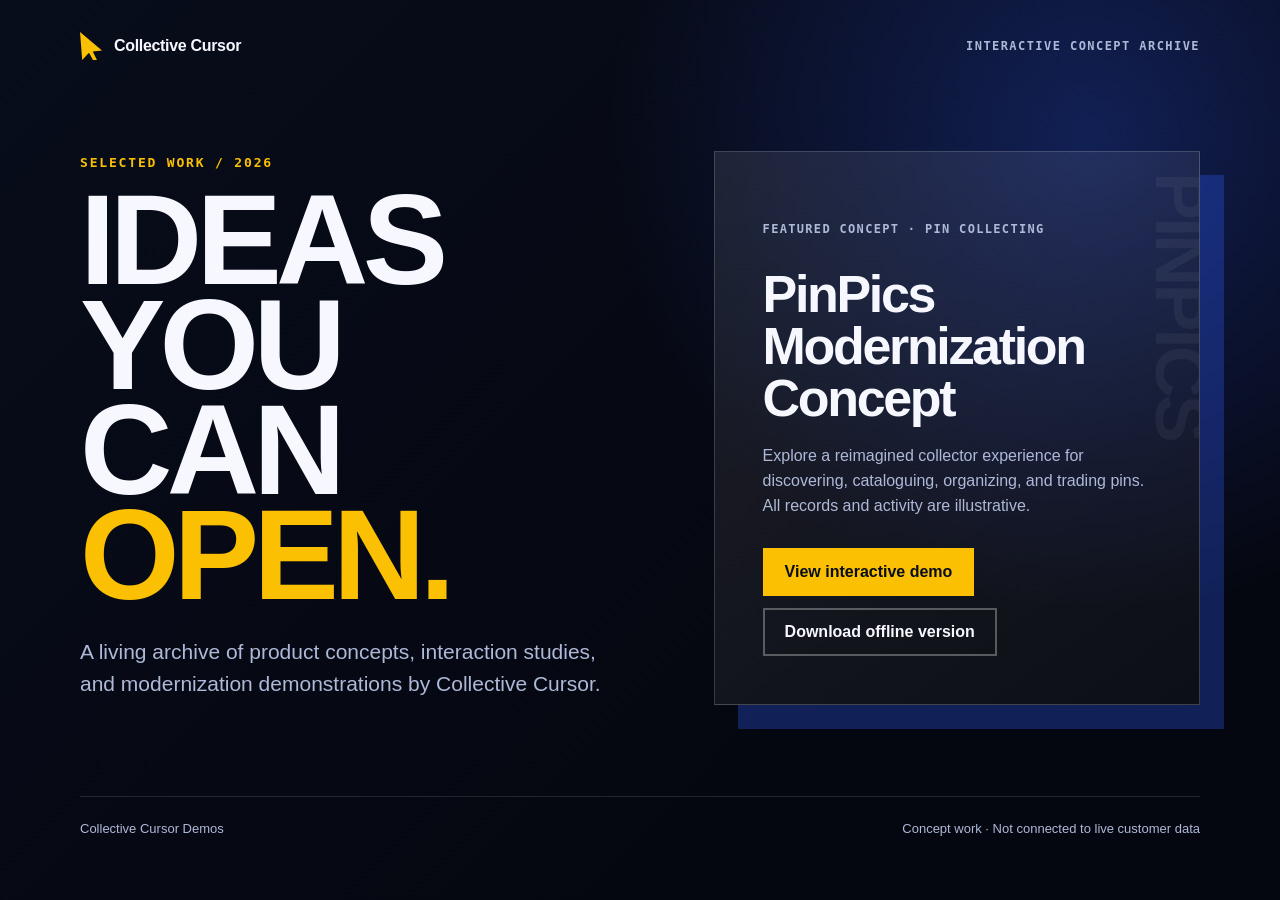
<file: index.html>
<!doctype html>
<html lang="en">
<head>
  <meta charset="utf-8">
  <meta name="viewport" content="width=device-width, initial-scale=1">
  <meta name="description" content="Interactive product concepts by Collective Cursor.">
  <meta property="og:type" content="website">
  <meta property="og:title" content="Collective Cursor Demos">
  <meta property="og:description" content="Selected interactive product concepts by Collective Cursor.">
  <meta property="og:url" content="https://collectivecursor.github.io/CCDemos/">
  <link rel="icon" href="./pinpics/assets/favicon/favicon.ico" sizes="any">
  <title>Collective Cursor Demos</title>
  <style>
    :root { color-scheme: dark; --ink: #080d1b; --paper: #f7f8ff; --muted: #aeb9d8; --blue: #315cff; --gold: #fbc001; }
    * { box-sizing: border-box; }
    body { margin: 0; min-height: 100vh; color: var(--paper); background: radial-gradient(circle at 85% 15%, rgb(49 92 255 / 28%), transparent 30rem), linear-gradient(135deg, var(--ink), #050710 70%); font-family: "Avenir Next", Avenir, "Segoe UI", sans-serif; }
    main { width: min(1120px, calc(100% - 40px)); min-height: 100vh; margin: auto; padding: 32px 0 64px; display: grid; grid-template-rows: auto 1fr auto; gap: 56px; }
    header { display: flex; align-items: center; justify-content: space-between; gap: 24px; }
    .brand { display: inline-flex; align-items: center; gap: 12px; color: inherit; text-decoration: none; font-weight: 800; letter-spacing: -.02em; }
    .cursor-mark { width: 22px; height: 28px; background: var(--gold); clip-path: polygon(0 0, 100% 66%, 58% 70%, 77% 100%, 59% 100%, 41% 74%, 10% 100%); filter: drop-shadow(5px 5px 0 var(--blue)); }
    .status, .eyebrow, .card-label { font-family: ui-monospace, SFMono-Regular, Menlo, monospace; font-weight: 700; text-transform: uppercase; }
    .status { color: var(--muted); font-size: 12px; letter-spacing: .12em; }
    .showcase { align-self: center; display: grid; grid-template-columns: minmax(0, 1.05fr) minmax(320px, .95fr); gap: clamp(36px, 8vw, 96px); align-items: center; }
    .eyebrow { margin: 0 0 18px; color: var(--gold); font-size: 13px; letter-spacing: .14em; }
    h1 { max-width: 720px; margin: 0; font-family: Impact, Haettenschweiler, "Arial Narrow Bold", sans-serif; font-size: clamp(58px, 10vw, 132px); font-weight: 900; line-height: .82; letter-spacing: -.045em; text-transform: uppercase; }
    h1 span { color: var(--gold); }
    .intro { max-width: 560px; margin: 28px 0 0; color: var(--muted); font-size: clamp(17px, 2vw, 21px); line-height: 1.55; }
    .demo-card { position: relative; padding: clamp(28px, 5vw, 48px); overflow: hidden; color: var(--paper); background: linear-gradient(145deg, rgb(255 255 255 / 9%), rgb(255 255 255 / 3%)); border: 1px solid rgb(255 255 255 / 18%); box-shadow: 24px 24px 0 rgb(49 92 255 / 30%); }
    .demo-card::before { content: "PINPICS"; position: absolute; right: -18px; top: 20px; color: rgb(255 255 255 / 5%); font: 900 72px/1 Impact, sans-serif; letter-spacing: -.04em; transform: rotate(90deg) translateX(100%); transform-origin: top right; pointer-events: none; }
    .card-label { margin: 0 0 48px; color: var(--muted); font-size: 12px; letter-spacing: .11em; }
    .demo-card h2 { max-width: 420px; margin: 0; font-size: clamp(30px, 5vw, 52px); line-height: 1; letter-spacing: -.045em; }
    .demo-card p { max-width: 430px; margin: 20px 0 30px; color: var(--muted); line-height: 1.55; }
    .actions { display: flex; flex-wrap: wrap; gap: 12px; }
    .button { display: inline-flex; min-height: 48px; padding: 0 20px; align-items: center; justify-content: center; border: 2px solid var(--gold); color: var(--ink); background: var(--gold); text-decoration: none; font-weight: 800; transition: transform 160ms ease, box-shadow 160ms ease; }
    .button.secondary { color: var(--paper); background: transparent; border-color: rgb(255 255 255 / 30%); }
    .button:hover { transform: translate(-3px, -3px); box-shadow: 6px 6px 0 var(--blue); }
    .button:focus-visible { outline: 3px solid var(--paper); outline-offset: 4px; }
    footer { display: flex; justify-content: space-between; gap: 24px; padding-top: 24px; color: var(--muted); border-top: 1px solid rgb(255 255 255 / 12%); font-size: 13px; }
    @media (max-width: 760px) { main { gap: 40px; } .showcase { grid-template-columns: 1fr; } .demo-card { box-shadow: 12px 12px 0 rgb(49 92 255 / 30%); } footer { flex-direction: column; } .status { display: none; } }
    @media (prefers-reduced-motion: reduce) { .button { transition: none; } }
  </style>
</head>
<body>
  <main>
    <header>
      <a class="brand" href="./" aria-label="Collective Cursor Demos home"><span class="cursor-mark" aria-hidden="true"></span>Collective Cursor</a>
      <span class="status">Interactive concept archive</span>
    </header>
    <section class="showcase" aria-labelledby="page-title">
      <div>
        <p class="eyebrow">Selected work / 2026</p>
        <h1 id="page-title">Ideas you can <span>open.</span></h1>
        <p class="intro">A living archive of product concepts, interaction studies, and modernization demonstrations by Collective Cursor.</p>
      </div>
      <article class="demo-card">
        <p class="card-label">Featured concept · Pin collecting</p>
        <h2>PinPics Modernization Concept</h2>
        <p>Explore a reimagined collector experience for discovering, cataloguing, organizing, and trading pins. All records and activity are illustrative.</p>
        <div class="actions">
          <a class="button" href="./pinpics/">View interactive demo</a>
          <a class="button secondary" href="./pinpics/standalone.html" download>Download offline version</a>
        </div>
      </article>
    </section>
    <footer><span>Collective Cursor Demos</span><span>Concept work · Not connected to live customer data</span></footer>
  </main>
</body>
</html>
</file>
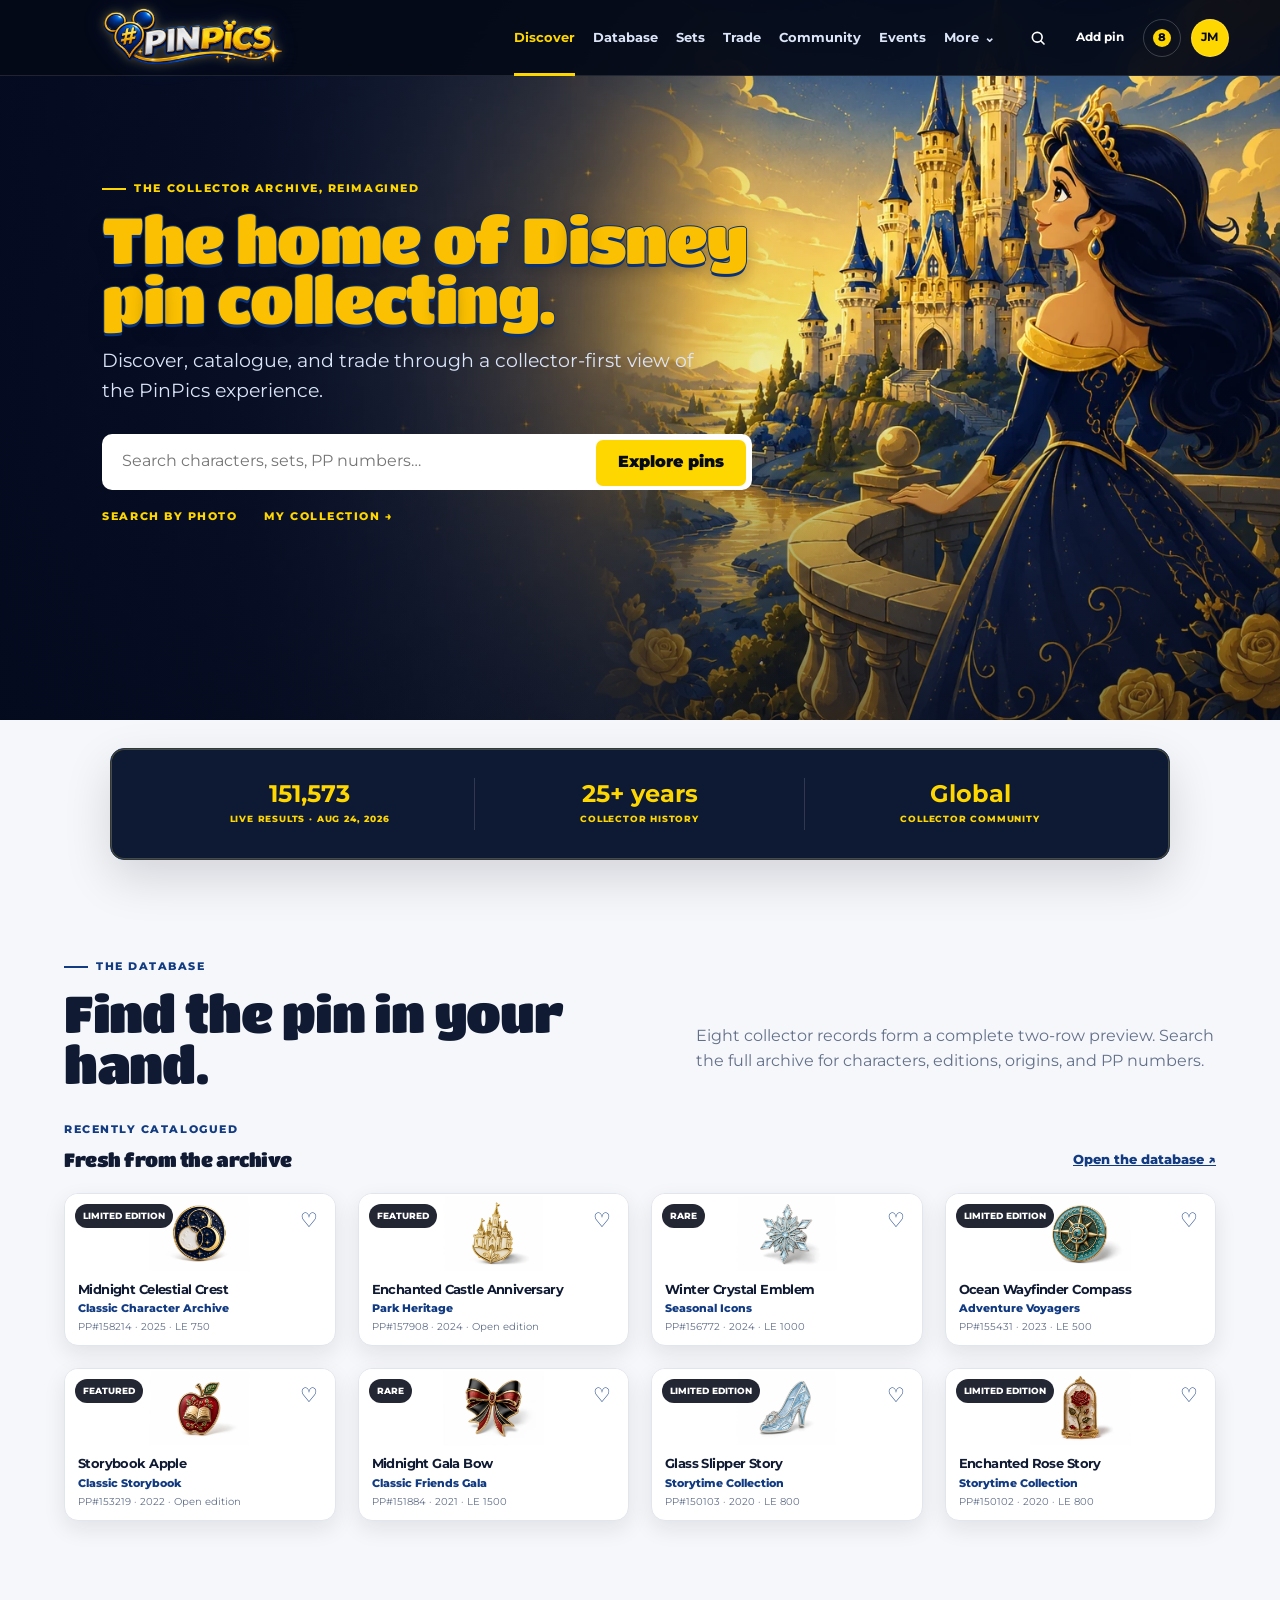
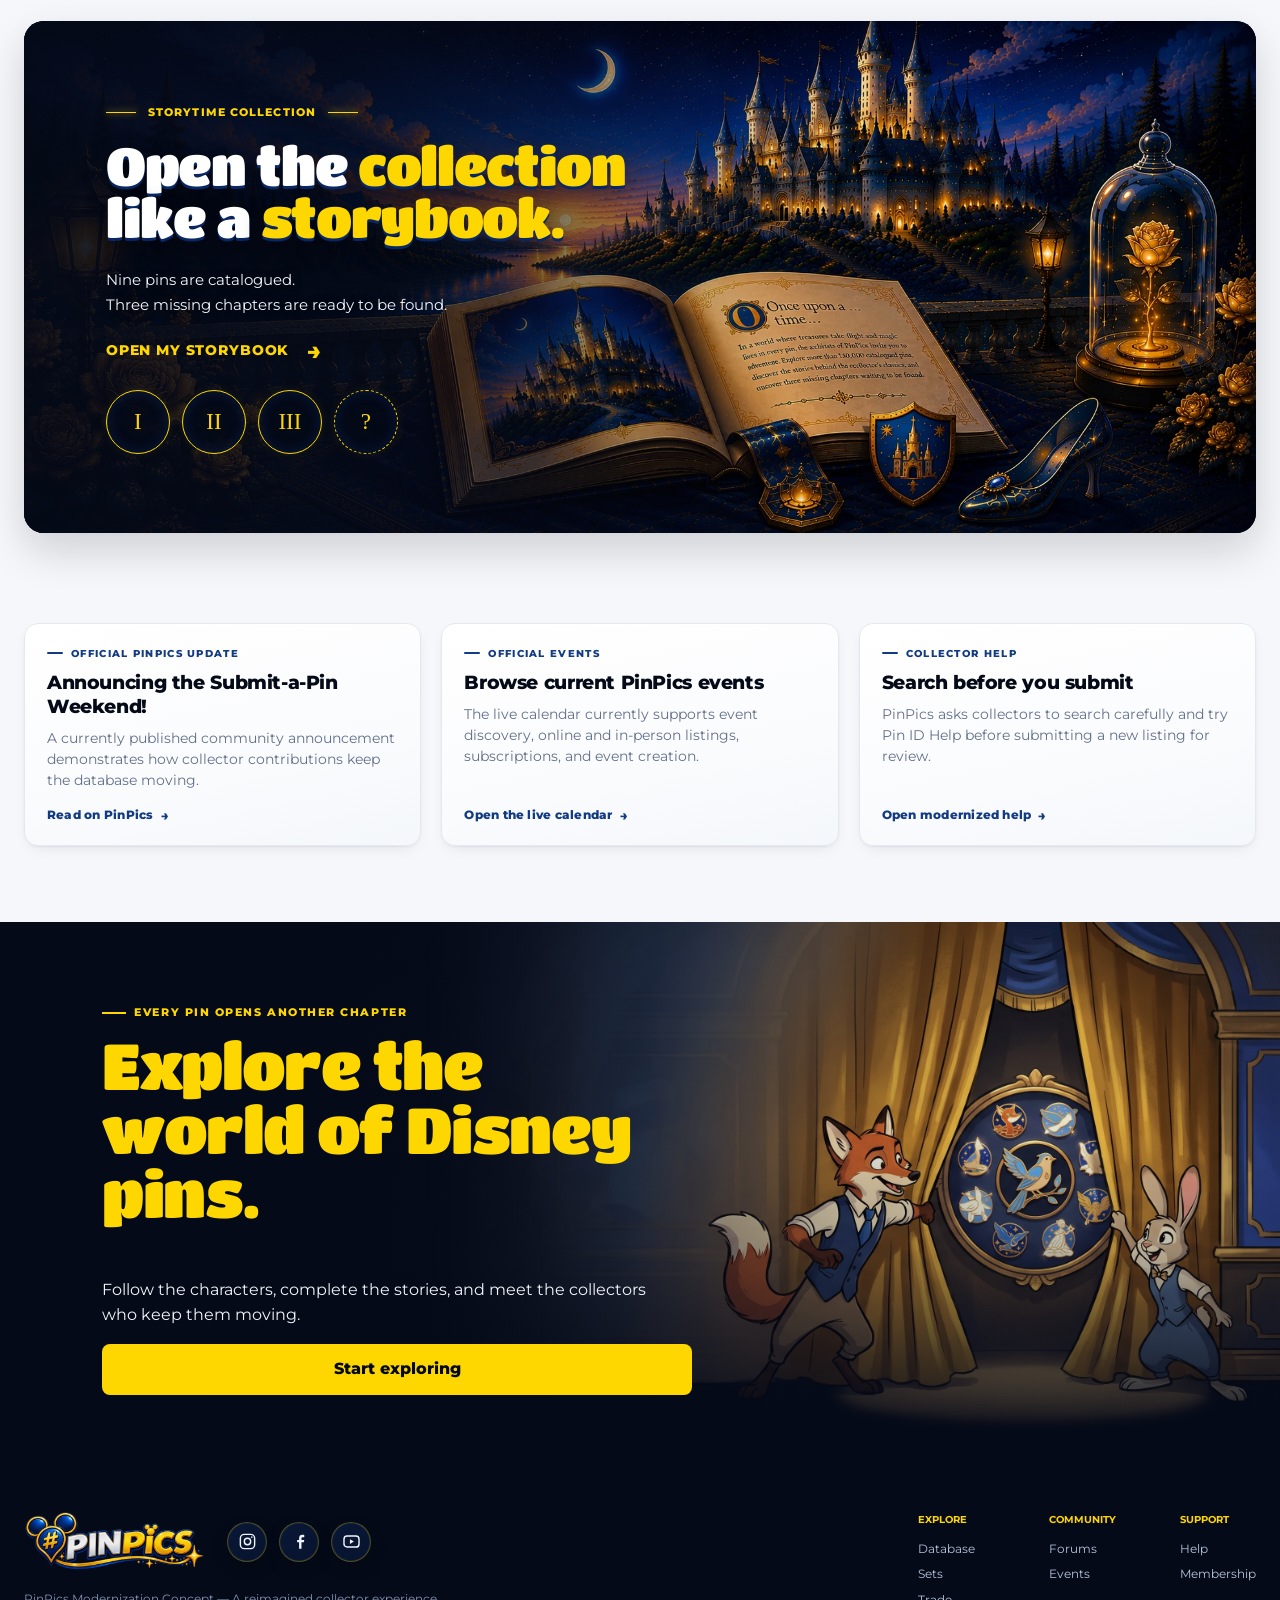
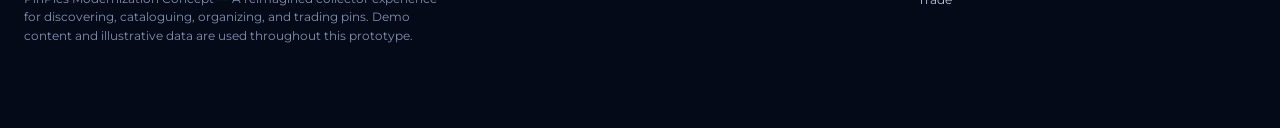
<file: pinpics/index.html>
<!doctype html>
<html lang="en">
<head>
  <meta charset="utf-8"><meta name="viewport" content="width=device-width,initial-scale=1">
  <meta name="description" content="PinPics modernization concept demo for discovering, collecting, and trading Disney pins.">
  <title>Discover | PinPics Modernization</title><link rel="icon" href="./assets/favicon/favicon.ico" sizes="any"><link rel="icon" type="image/png" sizes="48x48" href="./assets/favicon/favicon-48x48.png"><link rel="icon" type="image/png" sizes="32x32" href="./assets/favicon/favicon-32x32.png"><link rel="icon" type="image/png" sizes="16x16" href="./assets/favicon/favicon-16x16.png"><link rel="apple-touch-icon" sizes="180x180" href="./assets/favicon/apple-touch-icon.png">
  <link rel="canonical" href="https://collectivecursor.github.io/CCDemos/pinpics/index.html">
  <meta property="og:type" content="website">
  <meta property="og:site_name" content="PinPics Modernization Concept">
  <meta property="og:title" content="Discover | PinPics Modernization">
  <meta property="og:description" content="PinPics modernization concept demo for discovering, collecting, and trading Disney pins.">
  <meta property="og:url" content="https://collectivecursor.github.io/CCDemos/pinpics/index.html">
  <meta property="og:image" content="https://collectivecursor.github.io/CCDemos/pinpics/assets/social/og-card.jpg">
  <meta property="og:image:width" content="1200">
  <meta property="og:image:height" content="630">
  <meta property="og:image:alt" content="Collector pins, gold hardware, and a ribbon arranged on a dark archival surface">
  <meta name="twitter:card" content="summary_large_image">
  <meta name="twitter:title" content="Discover | PinPics Modernization">
  <meta name="twitter:description" content="PinPics modernization concept demo for discovering, collecting, and trading Disney pins.">
  <meta name="twitter:image" content="https://collectivecursor.github.io/CCDemos/pinpics/assets/social/og-card.jpg">
  <link rel="preconnect" href="https://fonts.googleapis.com"><link rel="preconnect" href="https://fonts.gstatic.com" crossorigin>
  <link href="https://fonts.googleapis.com/css2?family=Montserrat:wght@400;500;600;700;800&family=Titan+One&display=swap" rel="stylesheet">
  <link rel="stylesheet" href="./styles.css?v=25"><script type="module" src="./app.mjs?v=9"></script>
</head>
<body data-page="discover">
  <a class="skip-link" href="#main">Skip to content</a>
  <header class="site-header"><a class="site-logo header-logo" href="./index.html" aria-label="PinPics home"><picture><source srcset="./assets/branding/pinpics-logo-wide.webp" type="image/webp"><img src="./assets/branding/pinpics-logo-wide-600.png" alt="PinPics" width="600" height="200" decoding="async"></picture></a>
    <nav class="desktop-nav" aria-label="Main navigation">
      <a href="./index.html" aria-current="page">Discover</a><a href="./database.html">Database</a><a href="./sets.html">Sets</a><a href="./trade.html">Trade</a><a href="./community.html">Community</a><a href="./events.html">Events</a>
      <details class="more-menu"><summary>More</summary><div><a href="./help.html">Help</a><a href="./membership.html">Membership</a></div></details>
    </nav>
    <div class="header-actions"><a class="header-search" href="./database.html#database-search" aria-label="Search PinPics"><svg viewBox="0 0 24 24" aria-hidden="true" focusable="false"><circle cx="11" cy="11" r="6.5"></circle><path d="m16 16 4 4"></path></svg></a><button class="header-link" type="button" data-utility-trigger="add-pin" aria-expanded="false" aria-controls="utility-add-pin">Add pin</button><button class="icon-button" type="button" data-utility-trigger="notifications" aria-expanded="false" aria-controls="utility-notifications" aria-label="Notifications"><span>2</span></button><button class="profile-button" type="button" data-utility-trigger="profile" aria-expanded="false" aria-controls="utility-profile" aria-label="Open profile">JM</button><button class="menu-button" data-menu-toggle aria-label="Open site menu">☰</button></div>
  </header>
  <div class="utility-panels"><section class="utility-panel" id="utility-add-pin" data-utility-panel="add-pin" hidden><p class="kicker">Add a record</p><h2>Preview a pin submission</h2><form id="add-pin-form"><button class="upload-placeholder" type="button" data-demo-action="Image upload is disabled in this local concept demo.">＋<span>Add pin image</span></button><label>PP number<input name="ppNumber" placeholder="PP# optional"></label><label>Pin title<input name="title" required placeholder="Name this pin"></label><button class="gold-button" type="submit">Preview submission</button></form><p class="panel-note">Nothing is uploaded or submitted in this concept demo.</p></section><section class="utility-panel" id="utility-notifications" data-utility-panel="notifications" hidden><p class="kicker">Notifications</p><h2>Collector updates</h2><button class="notification-item" type="button" data-notification><strong>Trade match found</strong><span>A collector matches two pins on your want list.</span></button><button class="notification-item" type="button" data-notification><strong>Storytime record updated</strong><span>New edition information was added to PP#150103.</span></button><button class="notification-item is-read" type="button" data-notification><strong>Toronto trading night</strong><span>The event begins September 12.</span></button></section><section class="utility-panel" id="utility-profile" data-utility-panel="profile" hidden><div class="profile-summary"><span>JM</span><div><p class="kicker">Collector profile</p><h2>Jamie M.</h2></div></div><dl class="profile-counts"><div><dt>Owned</dt><dd>248</dd></div><div><dt>Want</dt><dd>42</dd></div><div><dt>Trade</dt><dd>31</dd></div></dl><nav aria-label="Profile links"><a href="./sets.html">My collections</a><a href="./membership.html">Membership</a><a href="./help.html">Help &amp; settings</a></nav><button class="text-action" type="button" data-demo-action="Sign out is disabled in this local concept demo.">Sign out</button></section></div>
  <aside class="site-drawer" id="site-drawer" hidden><a href="./index.html">Discover</a><a href="./database.html">Database</a><a href="./sets.html">Sets</a><a href="./trade.html">Trade</a><a href="./community.html">Community</a><a href="./events.html">Events</a><a href="./help.html">Help</a><a href="./membership.html">Membership</a></aside>
  <main id="main">
    <section class="hero" aria-labelledby="hero-title">
      <picture class="panorama hero-panorama" aria-hidden="true"><source srcset="./assets/images/heroes/pinpics-discover-fantasy.webp" type="image/webp"><img src="./assets/images/heroes/pinpics-discover-fantasy.png" alt="" width="1536" height="1024"></picture><div class="hero-shade" aria-hidden="true"></div>
      <div class="hero-copy"><p class="eyebrow"><span></span>The collector archive, reimagined</p><h1 id="hero-title" aria-label="The home of Disney pin collecting."><span class="hero-line">The home of <span class="brand-word">D<span class="brand-i">i</span>sney</span></span> <span class="hero-line"><span class="brand-word">p<span class="brand-i">i</span>n</span> <span class="brand-word">collect<span class="brand-i">i</span>ng.</span></span></h1><p class="hero-intro">Discover, catalogue, and trade through a collector-first view of the PinPics experience.</p>
        <div class="hero-search-cluster"><form class="hero-search" id="hero-search-form" role="search"><label class="sr-only" for="hero-search">Search the PinPics database</label><input id="hero-search" name="query" type="search" placeholder="Search characters, sets, PP numbers…"><button class="hero-primary" type="submit">Explore pins</button></form></div>
        <div class="hero-actions"><button class="text-action hero-utility-action" data-demo-action="Photo search is represented as a demo interaction.">SEARCH BY PHOTO</button><a class="text-action hero-utility-action hero-collection-action" href="./sets.html">MY COLLECTION <span class="hero-collection-arrow" aria-hidden="true">→</span></a></div>
      </div>
    </section>
    <div class="credibility-stage compact-credibility-stage"><section class="credibility" aria-label="PinPics platform facts"><div class="metric"><strong>151,573</strong><span>Live results · Aug 24, 2026</span></div><div class="metric"><strong>25+ years</strong><span>Collector history</span></div><div class="metric"><strong>Global</strong><span>Collector community</span></div></section></div>

    <section class="database-section home-database" aria-labelledby="home-database-title">
      <div class="section-heading split-heading"><div><p class="eyebrow dark"><span></span>The database</p><h2 id="home-database-title">Find the pin in your hand.</h2></div><p>Eight collector records form a complete two-row preview. Search the full archive for characters, editions, origins, and PP numbers.</p></div>
      <div class="results-heading"><div><p class="kicker">Recently catalogued</p><h3>Fresh from the archive</h3></div><a class="inline-link" href="./database.html">Open the database ↗</a></div>
      <div class="pin-grid home-pin-grid" id="home-pin-grid" data-limit="8"></div>
    </section>

    <section class="storytime-banner" aria-labelledby="storytime-banner-title">
      <picture class="storytime-banner__media" aria-hidden="true"><source srcset="./assets/images/storytime/pinpics-storytime-live-scene.webp" type="image/webp"><img src="./assets/images/storytime/pinpics-storytime-live-scene.png" alt="" width="1983" height="793" loading="lazy" decoding="async"></picture>
      <div class="storytime-shade" aria-hidden="true"></div>
      <div class="storytime-content">
        <p class="storytime-label"><span aria-hidden="true"></span>STORYTIME COLLECTION<span aria-hidden="true"></span></p>
        <h2 id="storytime-banner-title"><span class="storytime-line">Open the <em>collection</em></span><span class="storytime-line">like a <em>storybook.</em></span></h2>
        <p class="storytime-description">Nine pins are catalogued.<br>Three missing chapters are ready to be found.</p>
        <a class="storytime-cta" href="./sets.html#storybook">OPEN MY STORYBOOK <span aria-hidden="true">→</span></a>
        <nav class="storytime-chapters" aria-label="Storytime chapter shortcuts"><a href="./sets.html?chapter=beginnings#storybook" aria-label="Open Chapter I">I</a><a href="./sets.html?chapter=adventures#storybook" aria-label="Open Chapter II">II</a><a href="./sets.html?chapter=friendship#storybook" aria-label="Open Chapter III">III</a><a class="is-missing" href="./database.html?query=Storytime" aria-label="Find missing Storytime pins">?</a></nav>
      </div>
    </section>

    <section class="editorial-board" aria-label="Verified PinPics activity and collector guidance">
      <article class="info-card"><p class="kicker info-card__eyebrow">Official PinPics update</p><h3 class="info-card__title">Announcing the Submit-a-Pin Weekend!</h3><p class="info-card__body">A currently published community announcement demonstrates how collector contributions keep the database moving.</p><a class="info-card__cta" href="https://pinpics.com/forums/topic/4468-announcing-the-submit-a-pin-weekend/" target="_blank" rel="noopener noreferrer">Read on PinPics<span class="info-card__arrow" aria-hidden="true">→</span><span class="sr-only"> (opens in a new tab)</span></a></article>
      <article class="info-card"><p class="kicker info-card__eyebrow">Official events</p><h3 class="info-card__title">Browse current PinPics events</h3><p class="info-card__body">The live calendar currently supports event discovery, online and in-person listings, subscriptions, and event creation.</p><a class="info-card__cta" href="https://pinpics.com/events/" target="_blank" rel="noopener noreferrer">Open the live calendar<span class="info-card__arrow" aria-hidden="true">→</span><span class="sr-only"> (opens in a new tab)</span></a></article>
      <article class="info-card"><p class="kicker info-card__eyebrow">Collector help</p><h3 class="info-card__title">Search before you submit</h3><p class="info-card__body">PinPics asks collectors to search carefully and try Pin ID Help before submitting a new listing for review.</p><a class="info-card__cta" href="./help.html">Open modernized help<span class="info-card__arrow" aria-hidden="true">→</span></a></article>
    </section>

    <section class="finale" aria-labelledby="finale-title"><picture class="panorama finale-panorama" aria-hidden="true"><source srcset="./assets/images/pinpics-cartoon-finale-cta.webp" type="image/webp"><img src="./assets/images/pinpics-cartoon-finale-cta.png" alt="" width="3168" height="1344" loading="lazy" decoding="async"></picture><div class="finale-shade" aria-hidden="true"></div><div class="finale-copy"><p class="eyebrow"><span></span>Every pin opens another chapter</p><h2 id="finale-title">Explore the world of Disney pins.</h2><p>Follow the characters, complete the stories, and meet the collectors who keep them moving.</p><a class="button-link gold-button" href="./database.html">Start exploring</a></div></section>
  </main>
  <footer class="site-footer"><div class="footer-lead"><div class="footer-brand-row"><a class="site-logo footer-logo" href="./index.html" aria-label="PinPics home"><picture><source srcset="./assets/branding/pinpics-logo-wide.webp" type="image/webp"><img src="./assets/branding/pinpics-logo-wide-600.png" alt="PinPics" width="600" height="200" decoding="async"></picture></a><nav class="footer-socials" aria-label="PinPics social media"><a href="https://www.instagram.com/pinpics_website_app_official/" target="_blank" rel="noopener noreferrer" aria-label="PinPics on Instagram" data-tooltip="Instagram"><svg viewBox="0 0 24 24" aria-hidden="true" focusable="false"><rect x="3" y="3" width="18" height="18" rx="5"></rect><circle cx="12" cy="12" r="4"></circle><circle cx="17.5" cy="6.5" r="1" class="social-dot"></circle></svg></a><a href="https://www.facebook.com/PinPics" target="_blank" rel="noopener noreferrer" aria-label="PinPics on Facebook" data-tooltip="Facebook"><svg viewBox="0 0 24 24" aria-hidden="true" focusable="false"><path d="M14.5 21v-8h3l.5-3h-3.5V8.1c0-.9.3-1.6 1.7-1.6H18V3.8c-.8-.1-1.6-.2-2.4-.2-2.5 0-4.1 1.5-4.1 4.3V10H9v3h2.5v8z"></path></svg></a><a href="https://www.youtube.com/channel/UCtvX5k9bU81vdVvPKUUzHHw" target="_blank" rel="noopener noreferrer" aria-label="PinPics on YouTube" data-tooltip="YouTube"><svg viewBox="0 0 24 24" aria-hidden="true" focusable="false"><rect x="2.5" y="5" width="19" height="14" rx="4"></rect><path d="m10 9 5 3-5 3z" class="social-play"></path></svg></a></nav></div><p>PinPics Modernization Concept — A reimagined collector experience for discovering, cataloguing, organizing, and trading pins. Demo content and illustrative data are used throughout this prototype.</p></div><div class="footer-links"><div><strong>Explore</strong><a href="./database.html">Database</a><a href="./sets.html">Sets</a><a href="./trade.html">Trade</a></div><div><strong>Community</strong><a href="./community.html">Forums</a><a href="./events.html">Events</a></div><div><strong>Support</strong><a href="./help.html">Help</a><a href="./membership.html">Membership</a></div></div></footer>
  <nav class="mobile-nav" aria-label="Mobile navigation"><a href="./index.html" aria-current="page">⌂<span>Home</span></a><a href="./database.html">⌕<span>Search</span></a><button data-demo-action="Photo scan is represented as a demo interaction.">◎<span>Scan</span></button><a href="./sets.html">◇<span>Collections</span></a><button data-menu-toggle>○<span>More</span></button></nav>
  <div class="toast" id="toast" role="status" aria-live="polite" hidden></div>
</body></html>
</file>
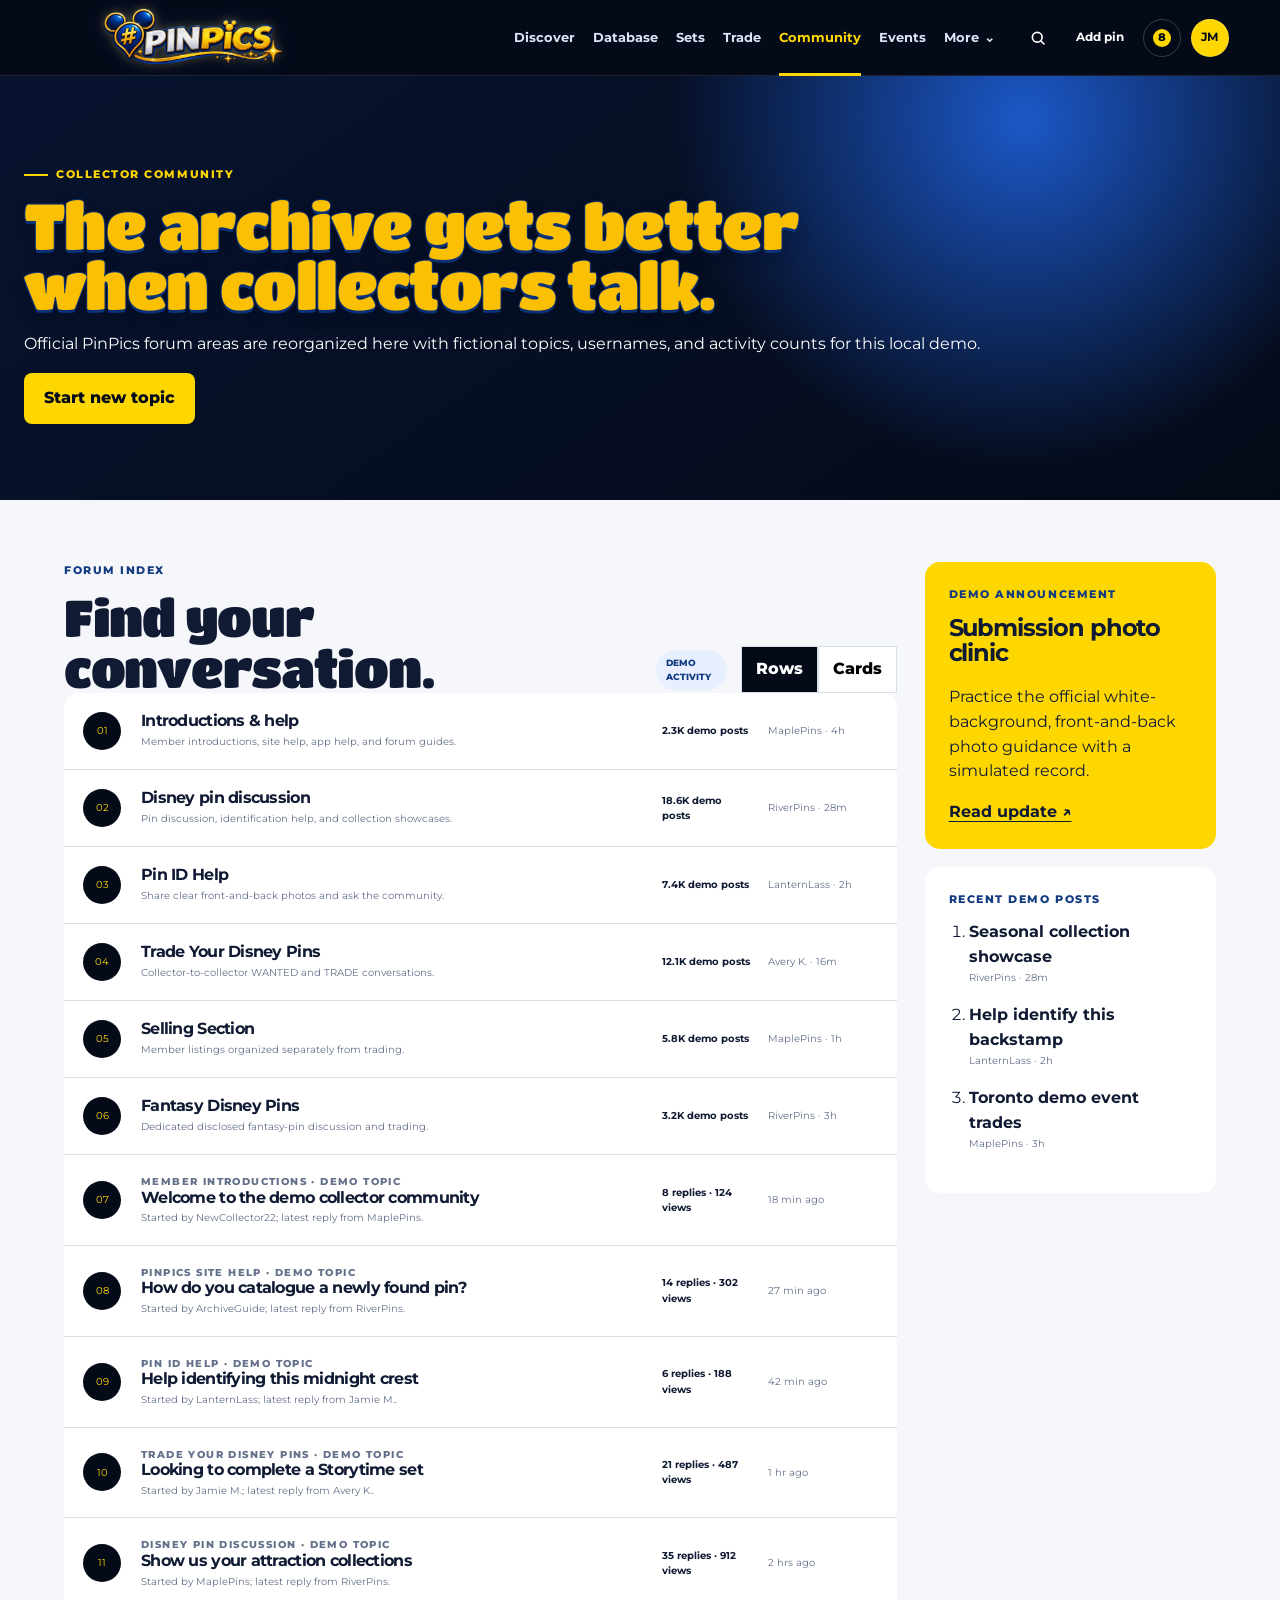
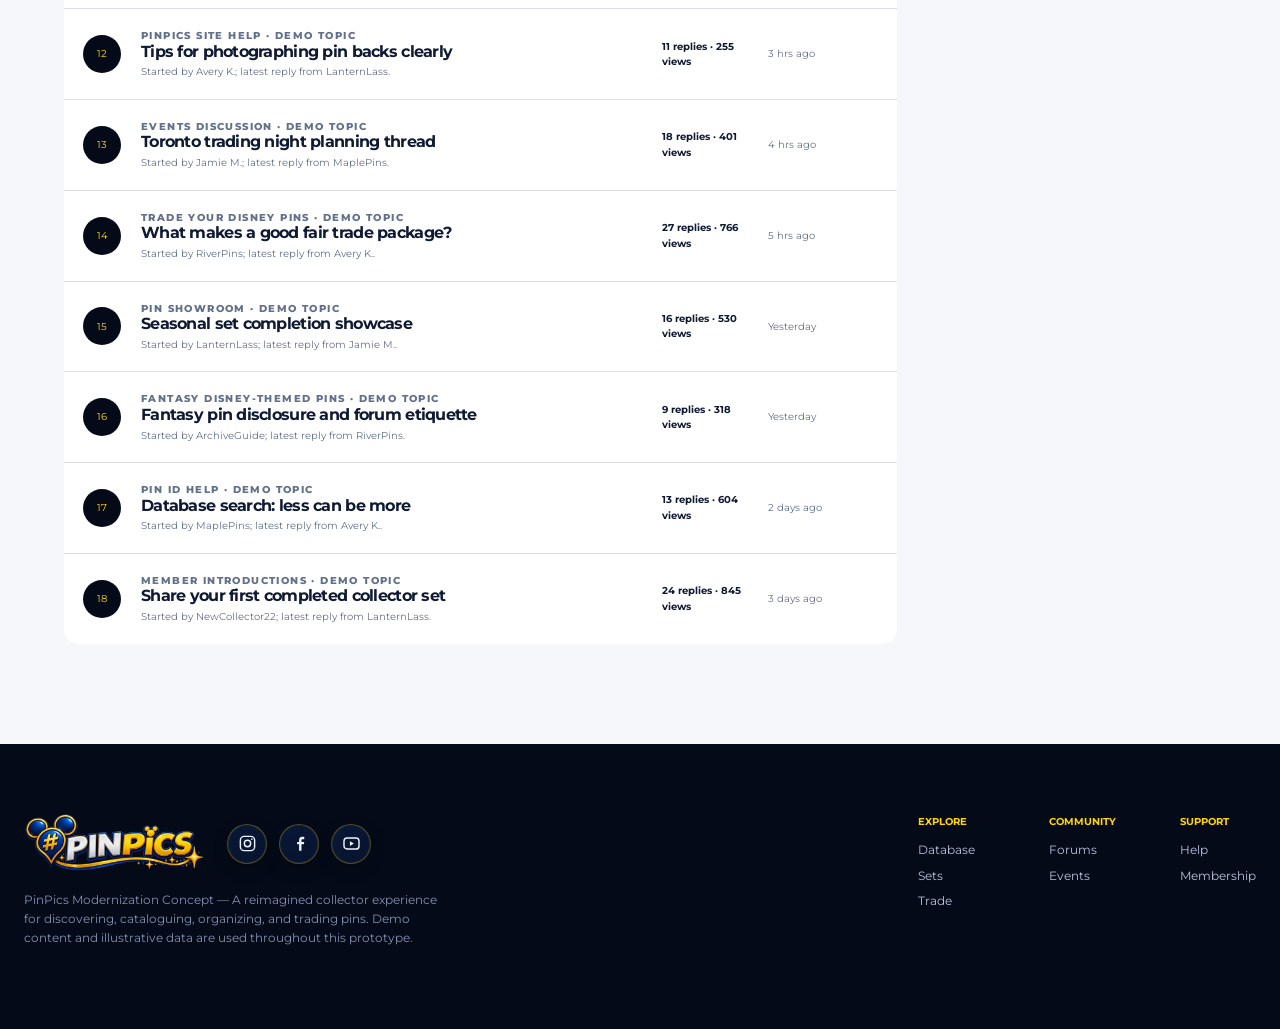
<file: pinpics/community.html>
<!doctype html><html lang="en"><head><meta charset="utf-8"><meta name="viewport" content="width=device-width,initial-scale=1"><meta name="description" content="A modern PinPics collector community concept."><title>Community | PinPics Modernization</title><link rel="icon" href="./assets/favicon/favicon.ico" sizes="any"><link rel="icon" type="image/png" sizes="48x48" href="./assets/favicon/favicon-48x48.png"><link rel="icon" type="image/png" sizes="32x32" href="./assets/favicon/favicon-32x32.png"><link rel="icon" type="image/png" sizes="16x16" href="./assets/favicon/favicon-16x16.png"><link rel="apple-touch-icon" sizes="180x180" href="./assets/favicon/apple-touch-icon.png"><link rel="canonical" href="https://collectivecursor.github.io/CCDemos/pinpics/community.html"><meta property="og:type" content="website"><meta property="og:site_name" content="PinPics Modernization Concept"><meta property="og:title" content="Community | PinPics Modernization"><meta property="og:description" content="A modern PinPics collector community concept."><meta property="og:url" content="https://collectivecursor.github.io/CCDemos/pinpics/community.html"><meta property="og:image" content="https://collectivecursor.github.io/CCDemos/pinpics/assets/social/og-card.jpg"><meta property="og:image:width" content="1200"><meta property="og:image:height" content="630"><meta property="og:image:alt" content="Collector pins, gold hardware, and a ribbon arranged on a dark archival surface"><meta name="twitter:card" content="summary_large_image"><meta name="twitter:title" content="Community | PinPics Modernization"><meta name="twitter:description" content="A modern PinPics collector community concept."><meta name="twitter:image" content="https://collectivecursor.github.io/CCDemos/pinpics/assets/social/og-card.jpg"><link rel="preconnect" href="https://fonts.googleapis.com"><link rel="preconnect" href="https://fonts.gstatic.com" crossorigin><link href="https://fonts.googleapis.com/css2?family=Montserrat:wght@400;500;600;700;800&family=Titan+One&display=swap" rel="stylesheet"><link rel="stylesheet" href="./styles.css?v=25"><script type="module" src="./app.mjs?v=9"></script></head><body data-page="community"><a class="skip-link" href="#main">Skip to content</a>
<header class="site-header solid-header"><a class="site-logo header-logo" href="./index.html" aria-label="PinPics home"><picture><source srcset="./assets/branding/pinpics-logo-wide.webp" type="image/webp"><img src="./assets/branding/pinpics-logo-wide-600.png" alt="PinPics" width="600" height="200" decoding="async"></picture></a><nav class="desktop-nav"><a href="./index.html">Discover</a><a href="./database.html">Database</a><a href="./sets.html">Sets</a><a href="./trade.html">Trade</a><a href="./community.html" aria-current="page">Community</a><a href="./events.html">Events</a><details class="more-menu"><summary>More</summary><div><a href="./help.html">Help</a><a href="./membership.html">Membership</a></div></details></nav><div class="header-actions"><a class="header-search" href="./database.html" aria-label="Search PinPics"><svg viewBox="0 0 24 24" aria-hidden="true" focusable="false"><circle cx="11" cy="11" r="6.5"></circle><path d="m16 16 4 4"></path></svg></a><button class="header-link" type="button" data-utility-trigger="add-pin" aria-expanded="false" aria-controls="utility-add-pin">Add pin</button><button class="icon-button" type="button" data-utility-trigger="notifications" aria-expanded="false" aria-controls="utility-notifications" aria-label="Notifications"><span>2</span></button><button class="profile-button" type="button" data-utility-trigger="profile" aria-expanded="false" aria-controls="utility-profile" aria-label="Open profile">JM</button><button class="menu-button" data-menu-toggle aria-label="Open site menu">☰</button></div></header><div class="utility-panels"><section class="utility-panel" id="utility-add-pin" data-utility-panel="add-pin" hidden><p class="kicker">Add a record</p><h2>Preview a pin submission</h2><form id="add-pin-form"><button class="upload-placeholder" type="button" data-demo-action="Image upload is disabled in this local concept demo.">＋<span>Add pin image</span></button><label>PP number<input name="ppNumber" placeholder="PP# optional"></label><label>Pin title<input name="title" required placeholder="Name this pin"></label><button class="gold-button" type="submit">Preview submission</button></form><p class="panel-note">Nothing is uploaded or submitted in this concept demo.</p></section><section class="utility-panel" id="utility-notifications" data-utility-panel="notifications" hidden><p class="kicker">Notifications</p><h2>Collector updates</h2><button class="notification-item" type="button" data-notification><strong>Trade match found</strong><span>A collector matches two pins on your want list.</span></button><button class="notification-item" type="button" data-notification><strong>Storytime record updated</strong><span>New edition information was added to PP#150103.</span></button><button class="notification-item is-read" type="button" data-notification><strong>Toronto trading night</strong><span>The event begins September 12.</span></button></section><section class="utility-panel" id="utility-profile" data-utility-panel="profile" hidden><div class="profile-summary"><span>JM</span><div><p class="kicker">Collector profile</p><h2>Jamie M.</h2></div></div><dl class="profile-counts"><div><dt>Owned</dt><dd>248</dd></div><div><dt>Want</dt><dd>42</dd></div><div><dt>Trade</dt><dd>31</dd></div></dl><nav aria-label="Profile links"><a href="./sets.html">My collections</a><a href="./membership.html">Membership</a><a href="./help.html">Help &amp; settings</a></nav><button class="text-action" type="button" data-demo-action="Sign out is disabled in this local concept demo.">Sign out</button></section></div><aside class="site-drawer" id="site-drawer" hidden><a href="./index.html">Discover</a><a href="./database.html">Database</a><a href="./sets.html">Sets</a><a href="./trade.html">Trade</a><a href="./community.html">Community</a><a href="./events.html">Events</a><a href="./help.html">Help</a><a href="./membership.html">Membership</a></aside>
<main id="main"><section class="page-hero community-hero"><p class="eyebrow"><span></span>Collector community</p><h1>The archive gets better when collectors talk.</h1><p>Official PinPics forum areas are reorganized here with fictional topics, usernames, and activity counts for this local demo.</p><button class="gold-button" data-demo-action="New topics are represented as a demo composer; nothing was posted.">Start new topic</button></section><section class="page-section community-layout"><div class="forum-main"><div class="section-heading"><div><p class="kicker">Forum index</p><h2>Find your conversation.</h2></div><div class="forum-heading-tools"><span class="online-pill">Demo activity</span><div class="view-toggle" id="forum-view" role="group" aria-label="Community view"><button type="button" data-forum-view="rows" aria-pressed="true">Rows</button><button type="button" data-forum-view="cards" aria-pressed="false">Cards</button></div></div></div><div class="forum-list" data-view="rows"><article class="forum-category landscape-card"><span class="forum-icon">01</span><div><h3>Introductions &amp; help</h3><p>Member introductions, site help, app help, and forum guides.</p></div><strong>2.3K demo posts</strong><small>MaplePins · 4h</small></article><article class="forum-category landscape-card"><span class="forum-icon">02</span><div><h3>Disney pin discussion</h3><p>Pin discussion, identification help, and collection showcases.</p></div><strong>18.6K demo posts</strong><small>RiverPins · 28m</small></article><article class="forum-category landscape-card"><span class="forum-icon">03</span><div><h3>Pin ID Help</h3><p>Share clear front-and-back photos and ask the community.</p></div><strong>7.4K demo posts</strong><small>LanternLass · 2h</small></article><article class="forum-category landscape-card"><span class="forum-icon">04</span><div><h3>Trade Your Disney Pins</h3><p>Collector-to-collector WANTED and TRADE conversations.</p></div><strong>12.1K demo posts</strong><small>Avery K. · 16m</small></article><article class="forum-category landscape-card"><span class="forum-icon">05</span><div><h3>Selling Section</h3><p>Member listings organized separately from trading.</p></div><strong>5.8K demo posts</strong><small>MaplePins · 1h</small></article><article class="forum-category landscape-card"><span class="forum-icon">06</span><div><h3>Fantasy Disney Pins</h3><p>Dedicated disclosed fantasy-pin discussion and trading.</p></div><strong>3.2K demo posts</strong><small>RiverPins · 3h</small></article></div></div><aside class="community-rail"><section><p class="kicker">Demo announcement</p><h2>Submission photo clinic</h2><p>Practice the official white-background, front-and-back photo guidance with a simulated record.</p><button class="text-action" data-demo-action="Announcement details are represented in this concept.">Read update ↗</button></section><section><p class="kicker">Recent demo posts</p><ol><li><strong>Seasonal collection showcase</strong><span>RiverPins · 28m</span></li><li><strong>Help identify this backstamp</strong><span>LanternLass · 2h</span></li><li><strong>Toronto demo event trades</strong><span>MaplePins · 3h</span></li></ol></section></aside></section></main>
<footer class="site-footer"><div class="footer-lead"><div class="footer-brand-row"><a class="site-logo footer-logo" href="./index.html" aria-label="PinPics home"><picture><source srcset="./assets/branding/pinpics-logo-wide.webp" type="image/webp"><img src="./assets/branding/pinpics-logo-wide-600.png" alt="PinPics" width="600" height="200" decoding="async"></picture></a><nav class="footer-socials" aria-label="PinPics social media"><a href="https://www.instagram.com/pinpics_website_app_official/" target="_blank" rel="noopener noreferrer" aria-label="PinPics on Instagram" data-tooltip="Instagram"><svg viewBox="0 0 24 24" aria-hidden="true" focusable="false"><rect x="3" y="3" width="18" height="18" rx="5"></rect><circle cx="12" cy="12" r="4"></circle><circle cx="17.5" cy="6.5" r="1" class="social-dot"></circle></svg></a><a href="https://www.facebook.com/PinPics" target="_blank" rel="noopener noreferrer" aria-label="PinPics on Facebook" data-tooltip="Facebook"><svg viewBox="0 0 24 24" aria-hidden="true" focusable="false"><path d="M14.5 21v-8h3l.5-3h-3.5V8.1c0-.9.3-1.6 1.7-1.6H18V3.8c-.8-.1-1.6-.2-2.4-.2-2.5 0-4.1 1.5-4.1 4.3V10H9v3h2.5v8z"></path></svg></a><a href="https://www.youtube.com/channel/UCtvX5k9bU81vdVvPKUUzHHw" target="_blank" rel="noopener noreferrer" aria-label="PinPics on YouTube" data-tooltip="YouTube"><svg viewBox="0 0 24 24" aria-hidden="true" focusable="false"><rect x="2.5" y="5" width="19" height="14" rx="4"></rect><path d="m10 9 5 3-5 3z" class="social-play"></path></svg></a></nav></div><p>PinPics Modernization Concept — A reimagined collector experience for discovering, cataloguing, organizing, and trading pins. Demo content and illustrative data are used throughout this prototype.</p></div><div class="footer-links"><div><strong>Explore</strong><a href="./database.html">Database</a><a href="./sets.html">Sets</a><a href="./trade.html">Trade</a></div><div><strong>Community</strong><a href="./community.html">Forums</a><a href="./events.html">Events</a></div><div><strong>Support</strong><a href="./help.html">Help</a><a href="./membership.html">Membership</a></div></div></footer>
<nav class="mobile-nav" aria-label="Mobile navigation"><a href="./index.html">⌂<span>Home</span></a><a href="./database.html">⌕<span>Search</span></a><button data-demo-action="Photo scan is represented as a demo interaction.">◎<span>Scan</span></button><a href="./sets.html">◇<span>Collections</span></a><button data-menu-toggle>○<span>More</span></button></nav><div class="toast" id="toast" role="status" aria-live="polite" hidden></div></body></html>
</file>
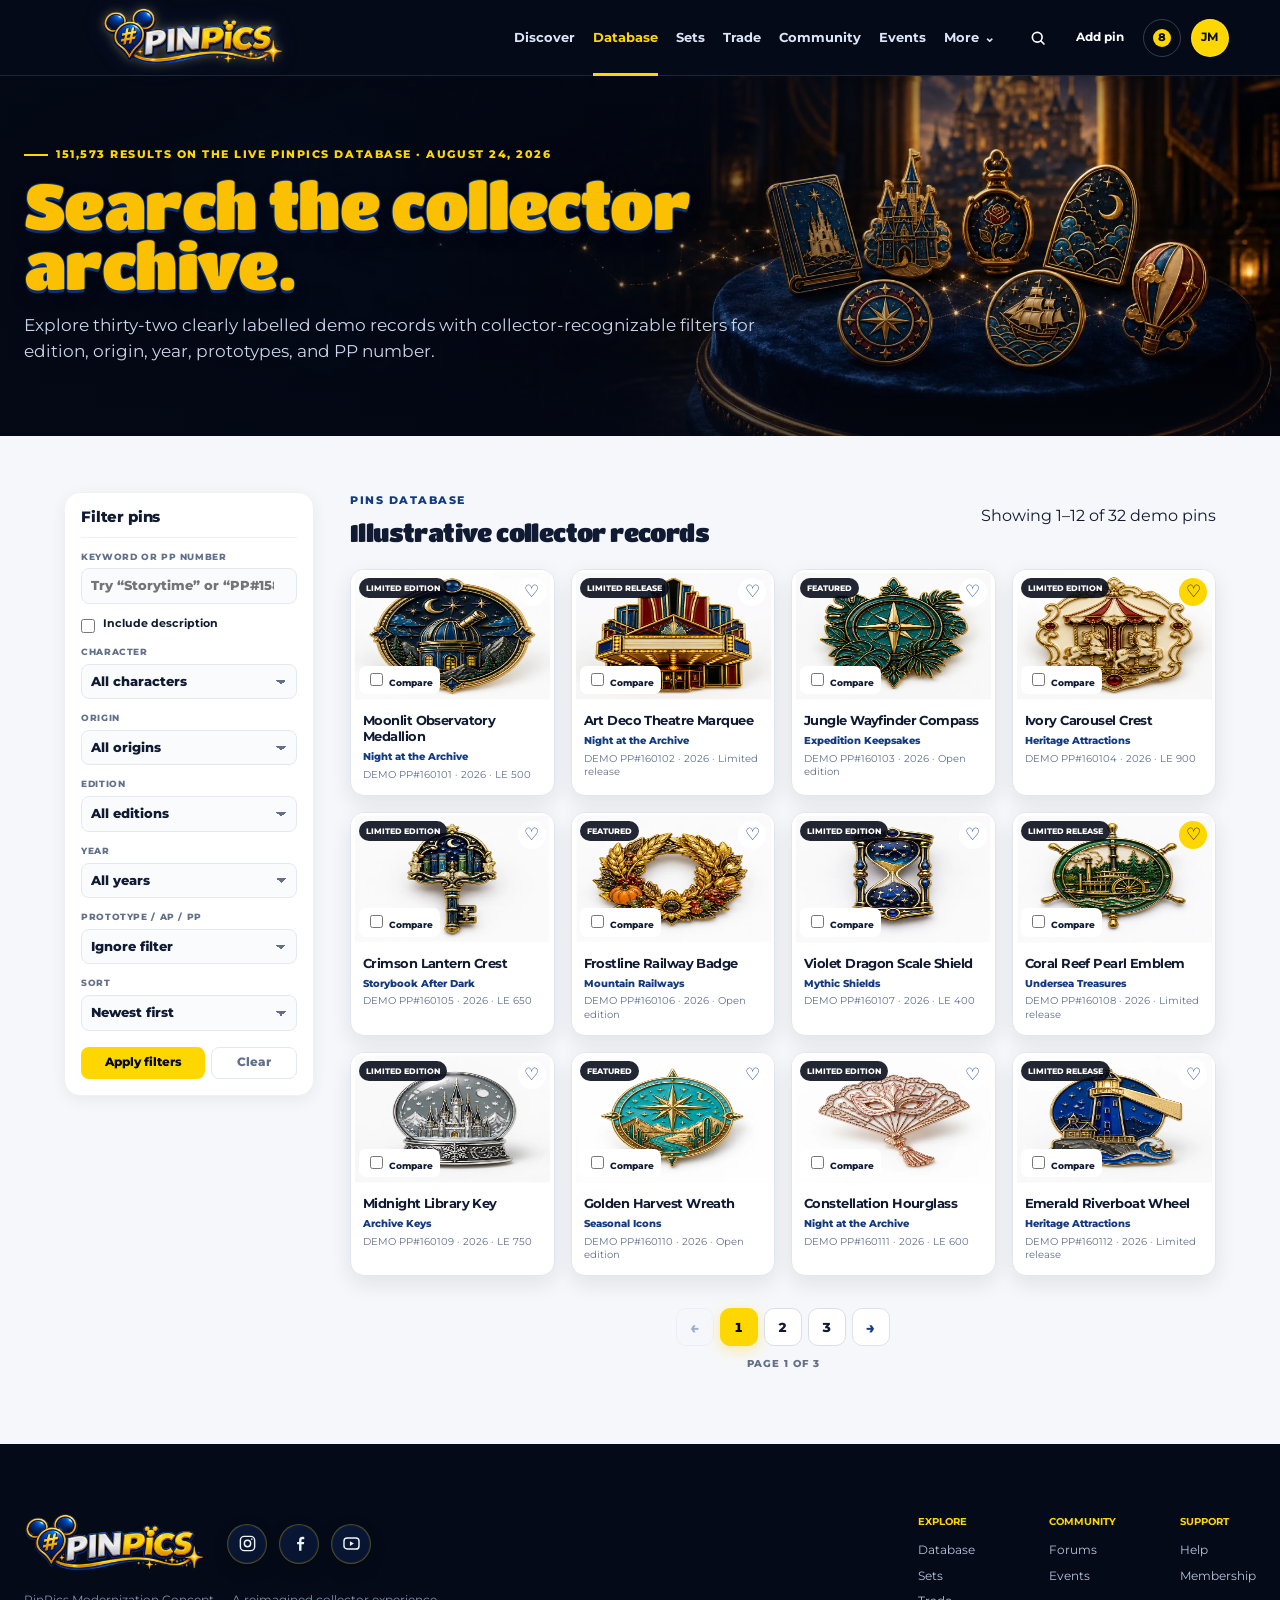
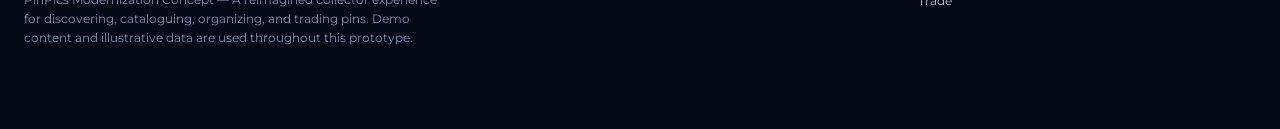
<file: pinpics/database.html>
<!doctype html><html lang="en"><head><meta charset="utf-8"><meta name="viewport" content="width=device-width,initial-scale=1"><meta name="description" content="Search the PinPics modernization demo database."><title>Database | PinPics Modernization</title><link rel="icon" href="./assets/favicon/favicon.ico" sizes="any"><link rel="icon" type="image/png" sizes="48x48" href="./assets/favicon/favicon-48x48.png"><link rel="icon" type="image/png" sizes="32x32" href="./assets/favicon/favicon-32x32.png"><link rel="icon" type="image/png" sizes="16x16" href="./assets/favicon/favicon-16x16.png"><link rel="apple-touch-icon" sizes="180x180" href="./assets/favicon/apple-touch-icon.png"><link rel="canonical" href="https://collectivecursor.github.io/CCDemos/pinpics/database.html"><meta property="og:type" content="website"><meta property="og:site_name" content="PinPics Modernization Concept"><meta property="og:title" content="Database | PinPics Modernization"><meta property="og:description" content="Search the PinPics modernization demo database."><meta property="og:url" content="https://collectivecursor.github.io/CCDemos/pinpics/database.html"><meta property="og:image" content="https://collectivecursor.github.io/CCDemos/pinpics/assets/social/og-card.jpg"><meta property="og:image:width" content="1200"><meta property="og:image:height" content="630"><meta property="og:image:alt" content="Collector pins, gold hardware, and a ribbon arranged on a dark archival surface"><meta name="twitter:card" content="summary_large_image"><meta name="twitter:title" content="Database | PinPics Modernization"><meta name="twitter:description" content="Search the PinPics modernization demo database."><meta name="twitter:image" content="https://collectivecursor.github.io/CCDemos/pinpics/assets/social/og-card.jpg"><link rel="preconnect" href="https://fonts.googleapis.com"><link rel="preconnect" href="https://fonts.gstatic.com" crossorigin><link href="https://fonts.googleapis.com/css2?family=Montserrat:wght@400;500;600;700;800&family=Titan+One&display=swap" rel="stylesheet"><link rel="stylesheet" href="./styles.css?v=25"><script type="module" src="./app.mjs?v=9"></script></head>
<body data-page="database"><a class="skip-link" href="#main">Skip to content</a>
<header class="site-header solid-header"><a class="site-logo header-logo" href="./index.html" aria-label="PinPics home"><picture><source srcset="./assets/branding/pinpics-logo-wide.webp" type="image/webp"><img src="./assets/branding/pinpics-logo-wide-600.png" alt="PinPics" width="600" height="200" decoding="async"></picture></a><nav class="desktop-nav" aria-label="Main navigation"><a href="./index.html">Discover</a><a href="./database.html" aria-current="page">Database</a><a href="./sets.html">Sets</a><a href="./trade.html">Trade</a><a href="./community.html">Community</a><a href="./events.html">Events</a><details class="more-menu"><summary>More</summary><div><a href="./help.html">Help</a><a href="./membership.html">Membership</a></div></details></nav><div class="header-actions"><a class="header-search" href="#database-search" aria-label="Search PinPics"><svg viewBox="0 0 24 24" aria-hidden="true" focusable="false"><circle cx="11" cy="11" r="6.5"></circle><path d="m16 16 4 4"></path></svg></a><button class="header-link" type="button" data-utility-trigger="add-pin" aria-expanded="false" aria-controls="utility-add-pin">Add pin</button><button class="icon-button" type="button" data-utility-trigger="notifications" aria-expanded="false" aria-controls="utility-notifications" aria-label="Notifications"><span>2</span></button><button class="profile-button" type="button" data-utility-trigger="profile" aria-expanded="false" aria-controls="utility-profile" aria-label="Open profile">JM</button><button class="menu-button" data-menu-toggle>☰</button></div></header>
  <div class="utility-panels"><section class="utility-panel" id="utility-add-pin" data-utility-panel="add-pin" hidden><p class="kicker">Add a record</p><h2>Preview a pin submission</h2><form id="add-pin-form"><button class="upload-placeholder" type="button" data-demo-action="Image upload is disabled in this local concept demo.">＋<span>Add pin image</span></button><label>PP number<input name="ppNumber" placeholder="PP# optional"></label><label>Pin title<input name="title" required placeholder="Name this pin"></label><button class="gold-button" type="submit">Preview submission</button></form><p class="panel-note">Nothing is uploaded or submitted in this concept demo.</p></section><section class="utility-panel" id="utility-notifications" data-utility-panel="notifications" hidden><p class="kicker">Notifications</p><h2>Collector updates</h2><button class="notification-item" type="button" data-notification><strong>Trade match found</strong><span>A collector matches two pins on your want list.</span></button><button class="notification-item" type="button" data-notification><strong>Storytime record updated</strong><span>New edition information was added to PP#150103.</span></button><button class="notification-item is-read" type="button" data-notification><strong>Toronto trading night</strong><span>The event begins September 12.</span></button></section><section class="utility-panel" id="utility-profile" data-utility-panel="profile" hidden><div class="profile-summary"><span>JM</span><div><p class="kicker">Collector profile</p><h2>Jamie M.</h2></div></div><dl class="profile-counts"><div><dt>Owned</dt><dd>248</dd></div><div><dt>Want</dt><dd>42</dd></div><div><dt>Trade</dt><dd>31</dd></div></dl><nav aria-label="Profile links"><a href="./sets.html">My collections</a><a href="./membership.html">Membership</a><a href="./help.html">Help &amp; settings</a></nav><button class="text-action" type="button" data-demo-action="Sign out is disabled in this local concept demo.">Sign out</button></section></div>
<aside class="site-drawer" id="site-drawer" hidden><a href="./index.html">Discover</a><a href="./database.html">Database</a><a href="./sets.html">Sets</a><a href="./trade.html">Trade</a><a href="./community.html">Community</a><a href="./events.html">Events</a><a href="./help.html">Help</a><a href="./membership.html">Membership</a></aside>
<main id="main"><section class="page-hero compact-page-hero database-hero" aria-labelledby="database-hero-title"><picture class="database-hero-media" aria-hidden="true"><source srcset="./assets/images/heroes/pinpics-database-vault.webp" type="image/webp"><img src="./assets/images/heroes/pinpics-database-vault-1600.jpg" alt="" width="2400" height="1029" fetchpriority="high" decoding="async"></picture><div class="database-hero-shade" aria-hidden="true"></div><div class="database-hero-copy"><p class="eyebrow"><span></span>151,573 results on the live PinPics Database · August 24, 2026</p><h1 id="database-hero-title">Search the collector archive.</h1><p>Explore thirty-two clearly labelled demo records with collector-recognizable filters for edition, origin, year, prototypes, and PP number.</p></div></section>
<section class="database-workspace">
  <aside class="filter-panel"><div class="filter-title"><h2>Filter pins</h2><button type="button" data-demo-action="On mobile, filters open as a full-height drawer.">Mobile view</button></div><form id="database-filter-form">
    <label>Keyword or PP number<input id="database-search" name="query" type="search" placeholder="Try “Storytime” or “PP#158214”"></label><label class="check-line"><input name="description" value="true" type="checkbox">Include description</label>
    <label>Character<select name="character"><option value="">All characters</option><option>Stitch</option><option>Mickey Mouse</option><option>Elsa</option><option>Moana</option><option>Snow White</option><option>Minnie Mouse</option></select></label>
    <label>Origin<select name="origin"><option value="">All origins</option><option>Disney Parks</option><option>WDI</option><option>Disney Auctions</option><option>Studio Store</option></select></label>
    <label>Edition<select name="edition"><option value="">All editions</option><option value="open-edition">Open edition</option><option value="unknown-edition">Unknown edition</option><option value="limited-release">Limited release</option><option value="limited-edition">Limited edition</option></select></label>
    <label>Year<select name="year"><option value="">All years</option><option>2026</option><option>2025</option><option>2024</option><option>2023</option><option>2022</option><option>2021</option><option>2020</option></select></label>
    <label>Prototype / AP / PP<select name="prototype"><option value="ignore">Ignore filter</option><option value="exclude">Exclude prototypes</option><option value="only">Prototypes only</option></select></label>
    <label>Sort<select name="sort"><option value="newest">Newest first</option><option value="oldest">Oldest first</option></select></label><div class="filter-actions"><button class="gold-button" type="submit">Apply filters</button><button type="reset">Clear</button></div>
  </form></aside>
  <div class="database-results"><div class="results-heading"><div><p class="kicker">Pins database</p><h2>Illustrative collector records</h2></div><p id="search-status" aria-live="polite">Showing 32 demo pins</p></div><div class="pin-grid database-pin-grid" id="database-pin-grid"></div><nav class="pagination" id="database-pagination" aria-label="Pin database pagination" hidden></nav></div>
</section>
<div class="compare-tray" id="compare-tray" hidden><div><strong>Compare pins</strong><span data-compare-copy>0 of 3 pins selected</span></div><div data-compare-list></div><button data-run-compare>Compare selected</button></div></main>
<footer class="site-footer"><div class="footer-lead"><div class="footer-brand-row"><a class="site-logo footer-logo" href="./index.html" aria-label="PinPics home"><picture><source srcset="./assets/branding/pinpics-logo-wide.webp" type="image/webp"><img src="./assets/branding/pinpics-logo-wide-600.png" alt="PinPics" width="600" height="200" decoding="async"></picture></a><nav class="footer-socials" aria-label="PinPics social media"><a href="https://www.instagram.com/pinpics_website_app_official/" target="_blank" rel="noopener noreferrer" aria-label="PinPics on Instagram" data-tooltip="Instagram"><svg viewBox="0 0 24 24" aria-hidden="true" focusable="false"><rect x="3" y="3" width="18" height="18" rx="5"></rect><circle cx="12" cy="12" r="4"></circle><circle cx="17.5" cy="6.5" r="1" class="social-dot"></circle></svg></a><a href="https://www.facebook.com/PinPics" target="_blank" rel="noopener noreferrer" aria-label="PinPics on Facebook" data-tooltip="Facebook"><svg viewBox="0 0 24 24" aria-hidden="true" focusable="false"><path d="M14.5 21v-8h3l.5-3h-3.5V8.1c0-.9.3-1.6 1.7-1.6H18V3.8c-.8-.1-1.6-.2-2.4-.2-2.5 0-4.1 1.5-4.1 4.3V10H9v3h2.5v8z"></path></svg></a><a href="https://www.youtube.com/channel/UCtvX5k9bU81vdVvPKUUzHHw" target="_blank" rel="noopener noreferrer" aria-label="PinPics on YouTube" data-tooltip="YouTube"><svg viewBox="0 0 24 24" aria-hidden="true" focusable="false"><rect x="2.5" y="5" width="19" height="14" rx="4"></rect><path d="m10 9 5 3-5 3z" class="social-play"></path></svg></a></nav></div><p>PinPics Modernization Concept — A reimagined collector experience for discovering, cataloguing, organizing, and trading pins. Demo content and illustrative data are used throughout this prototype.</p></div><div class="footer-links"><div><strong>Explore</strong><a href="./database.html">Database</a><a href="./sets.html">Sets</a><a href="./trade.html">Trade</a></div><div><strong>Community</strong><a href="./community.html">Forums</a><a href="./events.html">Events</a></div><div><strong>Support</strong><a href="./help.html">Help</a><a href="./membership.html">Membership</a></div></div></footer>
<nav class="mobile-nav"><a href="./index.html">⌂<span>Home</span></a><a href="./database.html" aria-current="page">⌕<span>Search</span></a><button data-demo-action="Photo scan is represented as a demo interaction.">◎<span>Scan</span></button><a href="./sets.html">◇<span>Collections</span></a><button data-menu-toggle>○<span>More</span></button></nav><div class="toast" id="toast" role="status" aria-live="polite" hidden></div></body></html>
</file>
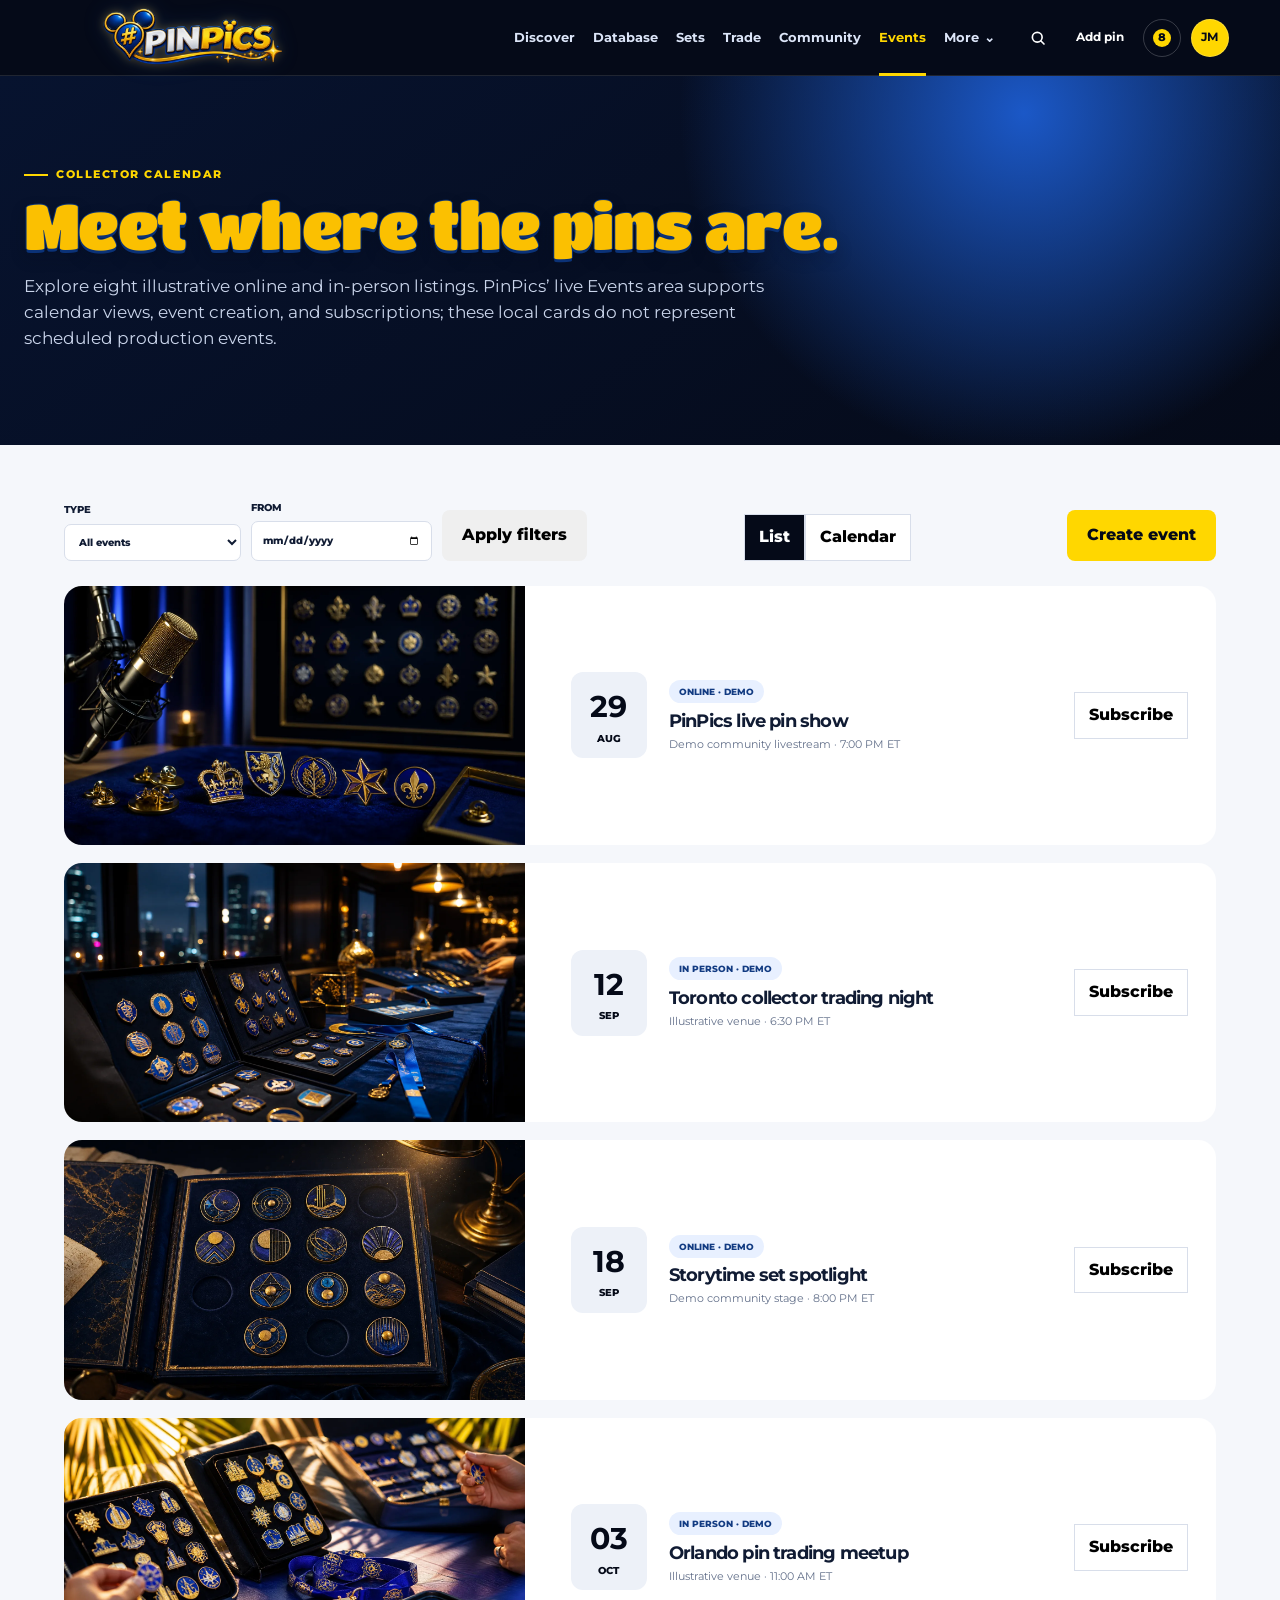
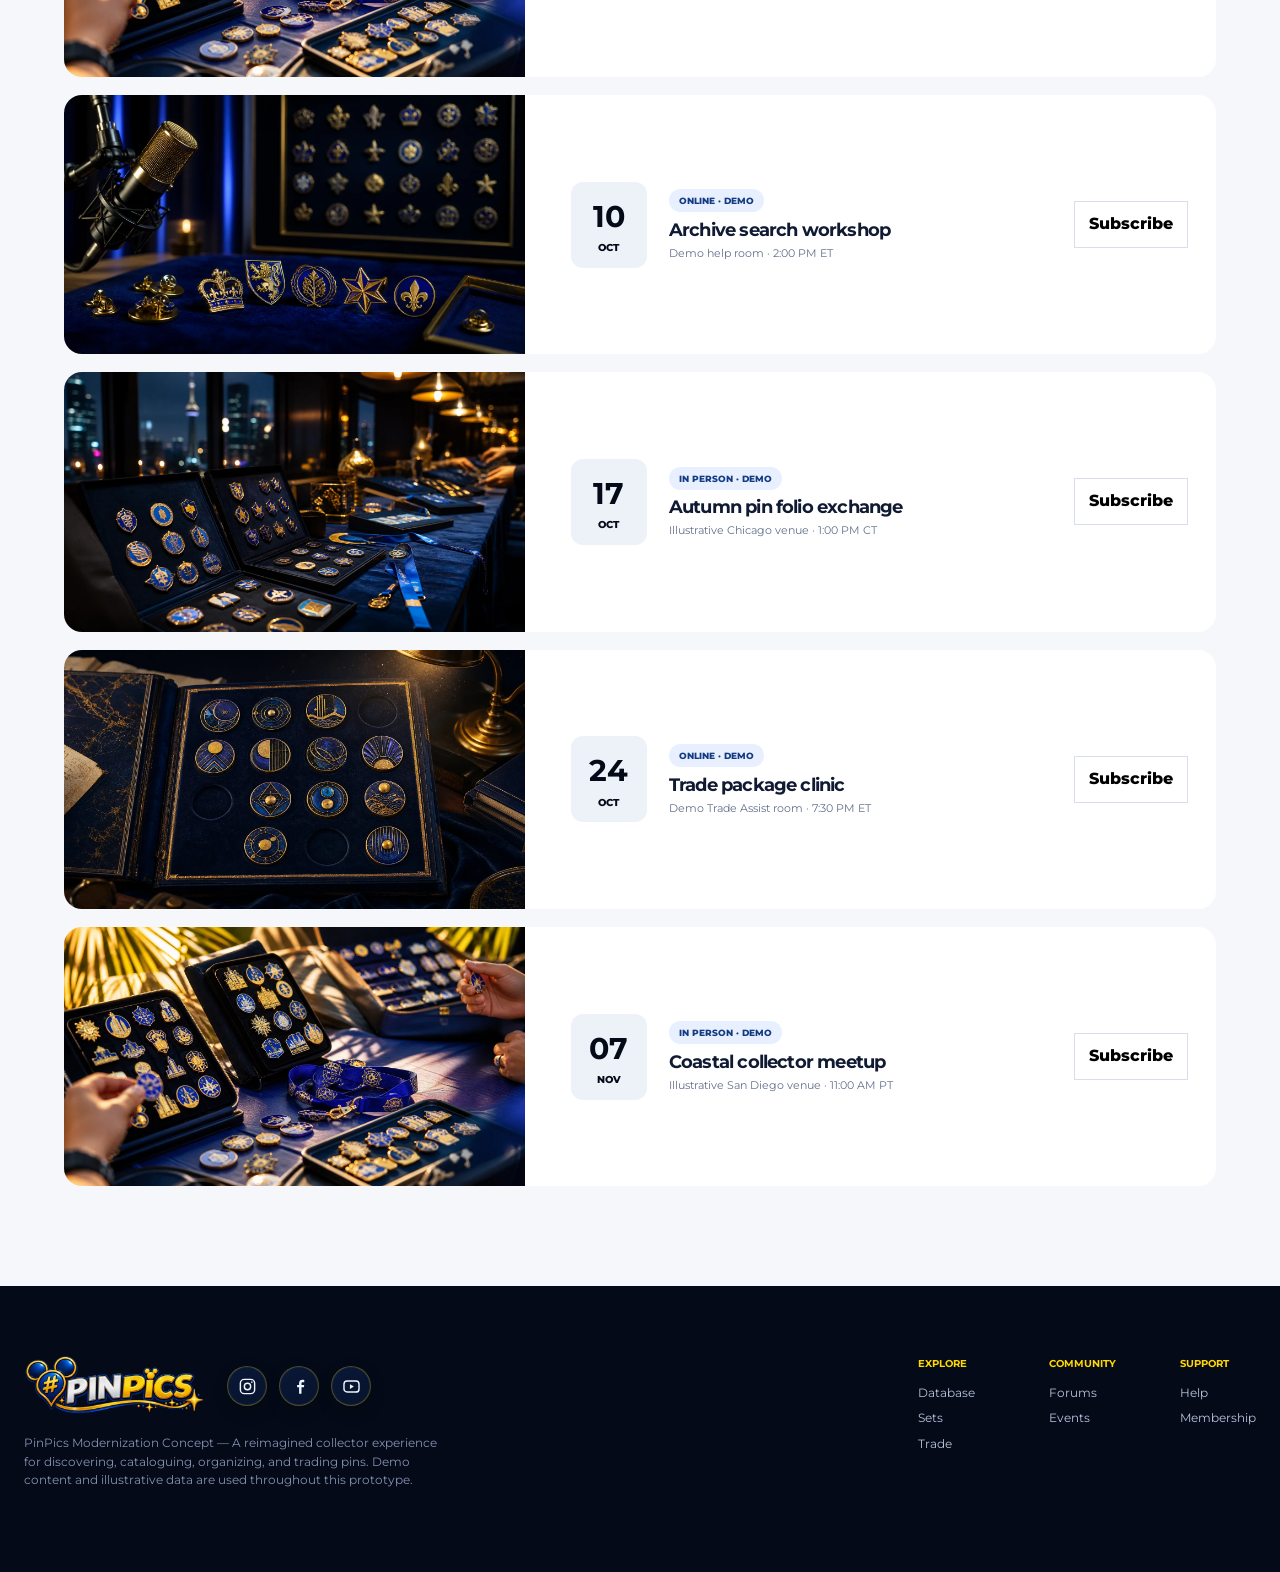
<file: pinpics/events.html>
<!doctype html><html lang="en"><head><meta charset="utf-8"><meta name="viewport" content="width=device-width,initial-scale=1"><meta name="description" content="PinPics collector events concept."><title>Events | PinPics Modernization</title><link rel="icon" href="./assets/favicon/favicon.ico" sizes="any"><link rel="icon" type="image/png" sizes="48x48" href="./assets/favicon/favicon-48x48.png"><link rel="icon" type="image/png" sizes="32x32" href="./assets/favicon/favicon-32x32.png"><link rel="icon" type="image/png" sizes="16x16" href="./assets/favicon/favicon-16x16.png"><link rel="apple-touch-icon" sizes="180x180" href="./assets/favicon/apple-touch-icon.png"><link rel="canonical" href="https://collectivecursor.github.io/CCDemos/pinpics/events.html"><meta property="og:type" content="website"><meta property="og:site_name" content="PinPics Modernization Concept"><meta property="og:title" content="Events | PinPics Modernization"><meta property="og:description" content="PinPics collector events concept."><meta property="og:url" content="https://collectivecursor.github.io/CCDemos/pinpics/events.html"><meta property="og:image" content="https://collectivecursor.github.io/CCDemos/pinpics/assets/social/og-card.jpg"><meta property="og:image:width" content="1200"><meta property="og:image:height" content="630"><meta property="og:image:alt" content="Collector pins, gold hardware, and a ribbon arranged on a dark archival surface"><meta name="twitter:card" content="summary_large_image"><meta name="twitter:title" content="Events | PinPics Modernization"><meta name="twitter:description" content="PinPics collector events concept."><meta name="twitter:image" content="https://collectivecursor.github.io/CCDemos/pinpics/assets/social/og-card.jpg"><link rel="preconnect" href="https://fonts.googleapis.com"><link rel="preconnect" href="https://fonts.gstatic.com" crossorigin><link href="https://fonts.googleapis.com/css2?family=Montserrat:wght@400;500;600;700;800&family=Titan+One&display=swap" rel="stylesheet"><link rel="stylesheet" href="./styles.css?v=25"><script type="module" src="./app.mjs?v=9"></script></head><body data-page="events"><a class="skip-link" href="#main">Skip to content</a>
<header class="site-header solid-header"><a class="site-logo header-logo" href="./index.html" aria-label="PinPics home"><picture><source srcset="./assets/branding/pinpics-logo-wide.webp" type="image/webp"><img src="./assets/branding/pinpics-logo-wide-600.png" alt="PinPics" width="600" height="200" decoding="async"></picture></a><nav class="desktop-nav"><a href="./index.html">Discover</a><a href="./database.html">Database</a><a href="./sets.html">Sets</a><a href="./trade.html">Trade</a><a href="./community.html">Community</a><a href="./events.html" aria-current="page">Events</a><details class="more-menu"><summary>More</summary><div><a href="./help.html">Help</a><a href="./membership.html">Membership</a></div></details></nav><div class="header-actions"><a class="header-search" href="./database.html" aria-label="Search PinPics"><svg viewBox="0 0 24 24" aria-hidden="true" focusable="false"><circle cx="11" cy="11" r="6.5"></circle><path d="m16 16 4 4"></path></svg></a><button class="header-link" type="button" data-utility-trigger="add-pin" aria-expanded="false" aria-controls="utility-add-pin">Add pin</button><button class="icon-button" type="button" data-utility-trigger="notifications" aria-expanded="false" aria-controls="utility-notifications" aria-label="Notifications"><span>2</span></button><button class="profile-button" type="button" data-utility-trigger="profile" aria-expanded="false" aria-controls="utility-profile" aria-label="Open profile">JM</button><button class="menu-button" data-menu-toggle aria-label="Open site menu">☰</button></div></header><div class="utility-panels"><section class="utility-panel" id="utility-add-pin" data-utility-panel="add-pin" hidden><p class="kicker">Add a record</p><h2>Preview a pin submission</h2><form id="add-pin-form"><button class="upload-placeholder" type="button" data-demo-action="Image upload is disabled in this local concept demo.">＋<span>Add pin image</span></button><label>PP number<input name="ppNumber" placeholder="PP# optional"></label><label>Pin title<input name="title" required placeholder="Name this pin"></label><button class="gold-button" type="submit">Preview submission</button></form><p class="panel-note">Nothing is uploaded or submitted in this concept demo.</p></section><section class="utility-panel" id="utility-notifications" data-utility-panel="notifications" hidden><p class="kicker">Notifications</p><h2>Collector updates</h2><button class="notification-item" type="button" data-notification><strong>Trade match found</strong><span>A collector matches two pins on your want list.</span></button><button class="notification-item" type="button" data-notification><strong>Storytime record updated</strong><span>New edition information was added to PP#150103.</span></button><button class="notification-item is-read" type="button" data-notification><strong>Toronto trading night</strong><span>The event begins September 12.</span></button></section><section class="utility-panel" id="utility-profile" data-utility-panel="profile" hidden><div class="profile-summary"><span>JM</span><div><p class="kicker">Collector profile</p><h2>Jamie M.</h2></div></div><dl class="profile-counts"><div><dt>Owned</dt><dd>248</dd></div><div><dt>Want</dt><dd>42</dd></div><div><dt>Trade</dt><dd>31</dd></div></dl><nav aria-label="Profile links"><a href="./sets.html">My collections</a><a href="./membership.html">Membership</a><a href="./help.html">Help &amp; settings</a></nav><button class="text-action" type="button" data-demo-action="Sign out is disabled in this local concept demo.">Sign out</button></section></div><aside class="site-drawer" id="site-drawer" hidden><a href="./index.html">Discover</a><a href="./database.html">Database</a><a href="./sets.html">Sets</a><a href="./trade.html">Trade</a><a href="./community.html">Community</a><a href="./events.html">Events</a><a href="./help.html">Help</a><a href="./membership.html">Membership</a></aside>
<main id="main"><section class="page-hero events-hero"><p class="eyebrow"><span></span>Collector calendar</p><h1>Meet where the pins are.</h1><p>Explore eight illustrative online and in-person listings. PinPics’ live Events area supports calendar views, event creation, and subscriptions; these local cards do not represent scheduled production events.</p></section><section class="page-section events-section"><div class="event-toolbar"><form id="event-filter-form"><label>Type<select name="type"><option value="all">All events</option><option value="online">Online</option><option value="in-person">In person</option></select></label><label>From<input type="date" name="from"></label><button class="dark-button" type="submit">Apply filters</button></form><div class="view-toggle" role="group" aria-label="Event view"><button type="button" aria-pressed="true" data-event-view="list">List</button><button type="button" aria-pressed="false" data-event-view="calendar">Calendar</button></div><button class="gold-button" data-demo-action="Create Event opens a demo flow; nothing was published.">Create event</button></div><section id="event-list-view" aria-label="Illustrative event list"><div class="event-grid"><article class="event-card landscape-card" data-event-id="event-1"><figure class="event-image"><img src="./assets/images/event-live-show.webp" alt="Blue and gold collector livestream studio still life" loading="lazy" width="1672" height="941"></figure><div class="event-content"><time datetime="2026-08-29"><strong>29</strong><span>Aug</span></time><div><span class="event-type">Online · demo</span><h2>PinPics live pin show</h2><p>Demo community livestream · 7:00 PM ET</p></div><button data-demo-action="This is an illustrative event; no alert was created.">Subscribe</button></div></article><article class="event-card landscape-card" data-event-id="event-2"><figure class="event-image"><img src="./assets/images/event-toronto-trading.webp" alt="Blue and gold collector trading table in Toronto" loading="lazy" width="1672" height="941"></figure><div class="event-content"><time datetime="2026-09-12"><strong>12</strong><span>Sep</span></time><div><span class="event-type">In person · demo</span><h2>Toronto collector trading night</h2><p>Illustrative venue · 6:30 PM ET</p></div><button data-demo-action="This is an illustrative event; no alert was created.">Subscribe</button></div></article><article class="event-card landscape-card" data-event-id="event-3"><figure class="event-image"><img src="./assets/images/event-storytime-spotlight.webp" alt="Archival collector folio arranged for a Storytime spotlight" loading="lazy" width="1672" height="941"></figure><div class="event-content"><time datetime="2026-09-18"><strong>18</strong><span>Sep</span></time><div><span class="event-type">Online · demo</span><h2>Storytime set spotlight</h2><p>Demo community stage · 8:00 PM ET</p></div><button data-demo-action="This is an illustrative event; no alert was created.">Subscribe</button></div></article><article class="event-card landscape-card" data-event-id="event-4"><figure class="event-image"><img src="./assets/images/event-orlando-meetup.webp" alt="Bright collector meetup table in Orlando" loading="lazy" width="1672" height="941"></figure><div class="event-content"><time datetime="2026-10-03"><strong>03</strong><span>Oct</span></time><div><span class="event-type">In person · demo</span><h2>Orlando pin trading meetup</h2><p>Illustrative venue · 11:00 AM ET</p></div><button data-demo-action="This is an illustrative event; no alert was created.">Subscribe</button></div></article><article class="event-card landscape-card" data-event-id="event-5"><figure class="event-image"><img src="./assets/images/event-live-show.webp" alt="Blue and gold online archive workshop still life" loading="lazy" width="1672" height="941"></figure><div class="event-content"><time datetime="2026-10-10"><strong>10</strong><span>Oct</span></time><div><span class="event-type">Online · demo</span><h2>Archive search workshop</h2><p>Demo help room · 2:00 PM ET</p></div><button data-demo-action="This is an illustrative event; no alert was created.">Subscribe</button></div></article><article class="event-card landscape-card" data-event-id="event-6"><figure class="event-image"><img src="./assets/images/event-toronto-trading.webp" alt="Blue and gold autumn pin folio exchange table" loading="lazy" width="1672" height="941"></figure><div class="event-content"><time datetime="2026-10-17"><strong>17</strong><span>Oct</span></time><div><span class="event-type">In person · demo</span><h2>Autumn pin folio exchange</h2><p>Illustrative Chicago venue · 1:00 PM CT</p></div><button data-demo-action="This is an illustrative event; no alert was created.">Subscribe</button></div></article><article class="event-card landscape-card" data-event-id="event-7"><figure class="event-image"><img src="./assets/images/event-storytime-spotlight.webp" alt="Blue and gold trade package workshop still life" loading="lazy" width="1672" height="941"></figure><div class="event-content"><time datetime="2026-10-24"><strong>24</strong><span>Oct</span></time><div><span class="event-type">Online · demo</span><h2>Trade package clinic</h2><p>Demo Trade Assist room · 7:30 PM ET</p></div><button data-demo-action="This is an illustrative event; no alert was created.">Subscribe</button></div></article><article class="event-card landscape-card" data-event-id="event-8"><figure class="event-image"><img src="./assets/images/event-orlando-meetup.webp" alt="Bright coastal collector meetup table" loading="lazy" width="1672" height="941"></figure><div class="event-content"><time datetime="2026-11-07"><strong>07</strong><span>Nov</span></time><div><span class="event-type">In person · demo</span><h2>Coastal collector meetup</h2><p>Illustrative San Diego venue · 11:00 AM PT</p></div><button data-demo-action="This is an illustrative event; no alert was created.">Subscribe</button></div></article></div></section><section id="event-calendar-view" class="event-calendar" aria-label="Event calendar" hidden><div class="calendar-toolbar"><button type="button" data-calendar-nav="previous" aria-label="Previous month">←</button><h2 id="event-month-title" aria-live="polite">September 2026</h2><button type="button" data-calendar-nav="next" aria-label="Next month">→</button></div><div class="calendar-scroll"><div class="calendar-weekdays" aria-hidden="true"><span>Sun</span><span>Mon</span><span>Tue</span><span>Wed</span><span>Thu</span><span>Fri</span><span>Sat</span></div><div class="calendar-grid" id="event-calendar-grid"></div></div></section></section></main>
<footer class="site-footer"><div class="footer-lead"><div class="footer-brand-row"><a class="site-logo footer-logo" href="./index.html" aria-label="PinPics home"><picture><source srcset="./assets/branding/pinpics-logo-wide.webp" type="image/webp"><img src="./assets/branding/pinpics-logo-wide-600.png" alt="PinPics" width="600" height="200" decoding="async"></picture></a><nav class="footer-socials" aria-label="PinPics social media"><a href="https://www.instagram.com/pinpics_website_app_official/" target="_blank" rel="noopener noreferrer" aria-label="PinPics on Instagram" data-tooltip="Instagram"><svg viewBox="0 0 24 24" aria-hidden="true" focusable="false"><rect x="3" y="3" width="18" height="18" rx="5"></rect><circle cx="12" cy="12" r="4"></circle><circle cx="17.5" cy="6.5" r="1" class="social-dot"></circle></svg></a><a href="https://www.facebook.com/PinPics" target="_blank" rel="noopener noreferrer" aria-label="PinPics on Facebook" data-tooltip="Facebook"><svg viewBox="0 0 24 24" aria-hidden="true" focusable="false"><path d="M14.5 21v-8h3l.5-3h-3.5V8.1c0-.9.3-1.6 1.7-1.6H18V3.8c-.8-.1-1.6-.2-2.4-.2-2.5 0-4.1 1.5-4.1 4.3V10H9v3h2.5v8z"></path></svg></a><a href="https://www.youtube.com/channel/UCtvX5k9bU81vdVvPKUUzHHw" target="_blank" rel="noopener noreferrer" aria-label="PinPics on YouTube" data-tooltip="YouTube"><svg viewBox="0 0 24 24" aria-hidden="true" focusable="false"><rect x="2.5" y="5" width="19" height="14" rx="4"></rect><path d="m10 9 5 3-5 3z" class="social-play"></path></svg></a></nav></div><p>PinPics Modernization Concept — A reimagined collector experience for discovering, cataloguing, organizing, and trading pins. Demo content and illustrative data are used throughout this prototype.</p></div><div class="footer-links"><div><strong>Explore</strong><a href="./database.html">Database</a><a href="./sets.html">Sets</a><a href="./trade.html">Trade</a></div><div><strong>Community</strong><a href="./community.html">Forums</a><a href="./events.html">Events</a></div><div><strong>Support</strong><a href="./help.html">Help</a><a href="./membership.html">Membership</a></div></div></footer>
<nav class="mobile-nav" aria-label="Mobile navigation"><a href="./index.html">⌂<span>Home</span></a><a href="./database.html">⌕<span>Search</span></a><button data-demo-action="Photo scan is represented as a demo interaction.">◎<span>Scan</span></button><a href="./sets.html">◇<span>Collections</span></a><button data-menu-toggle>○<span>More</span></button></nav><div class="toast" id="toast" role="status" aria-live="polite" hidden></div></body></html>
</file>
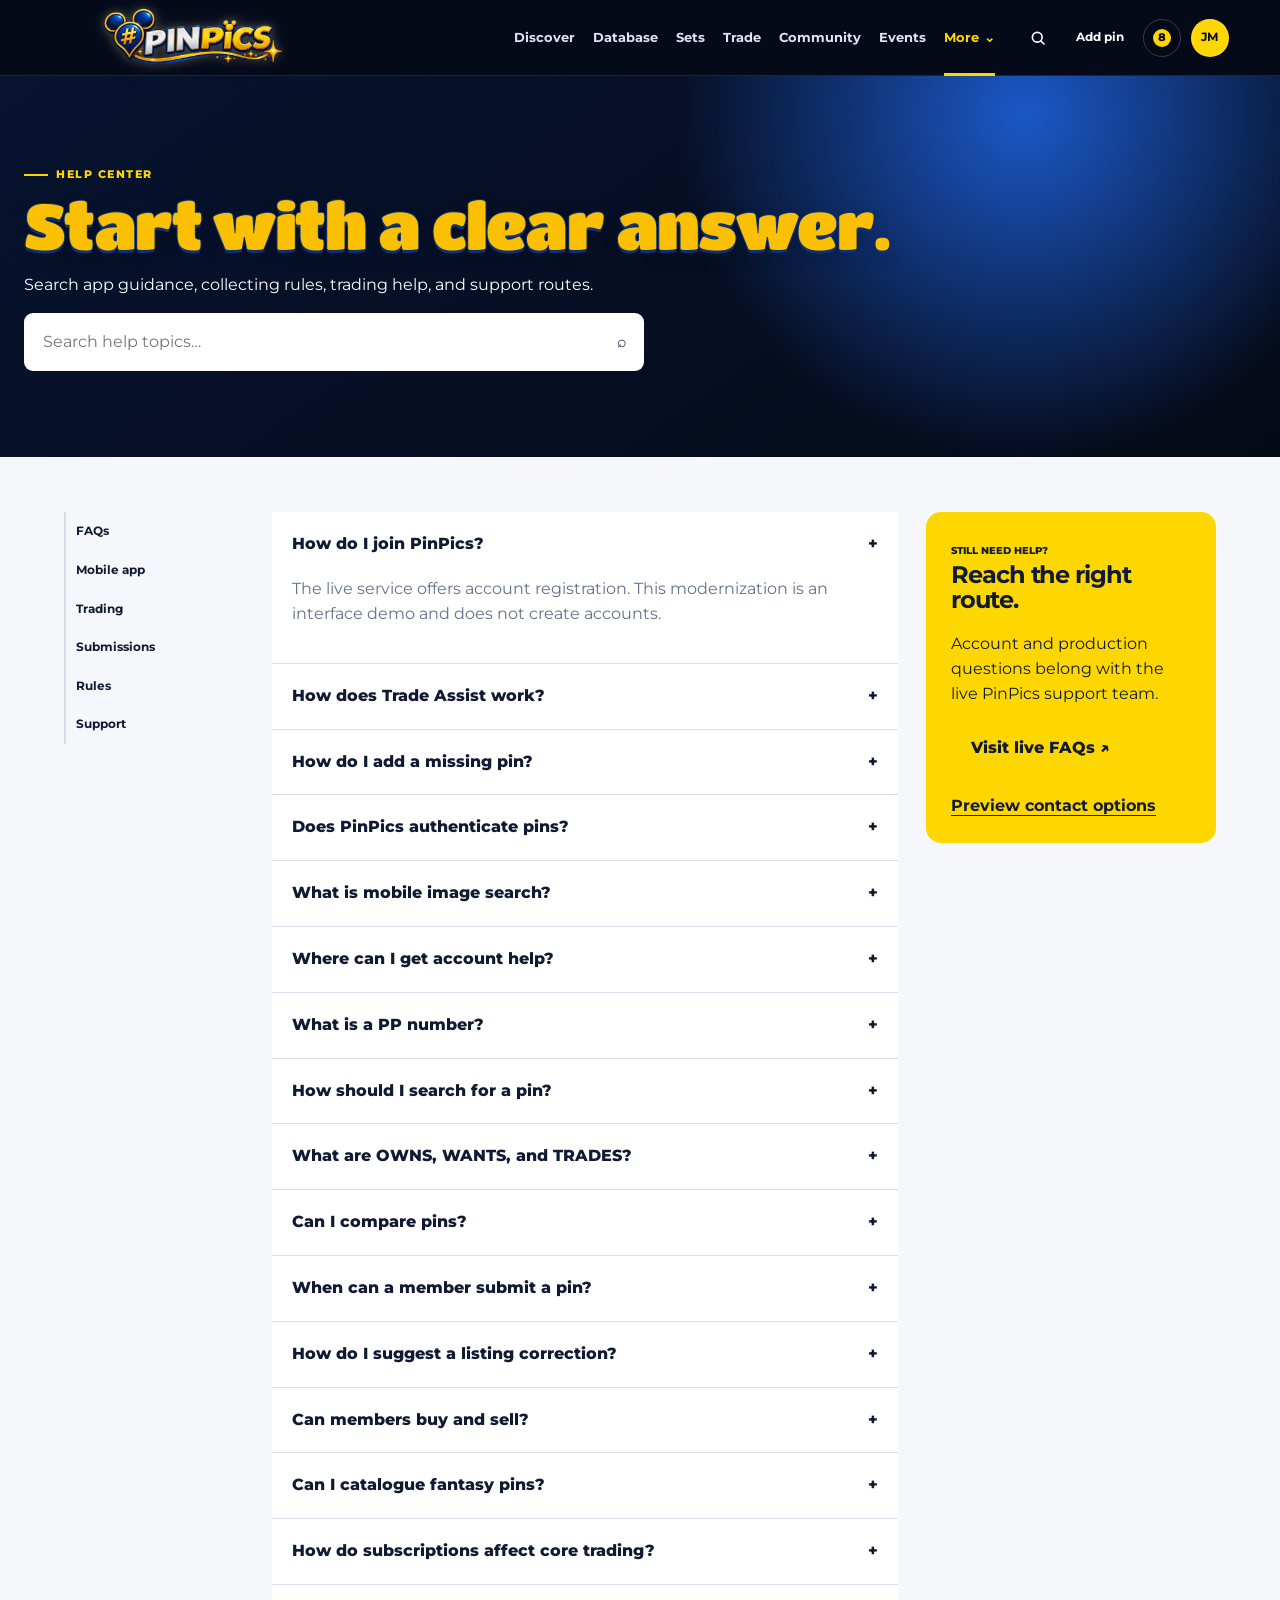
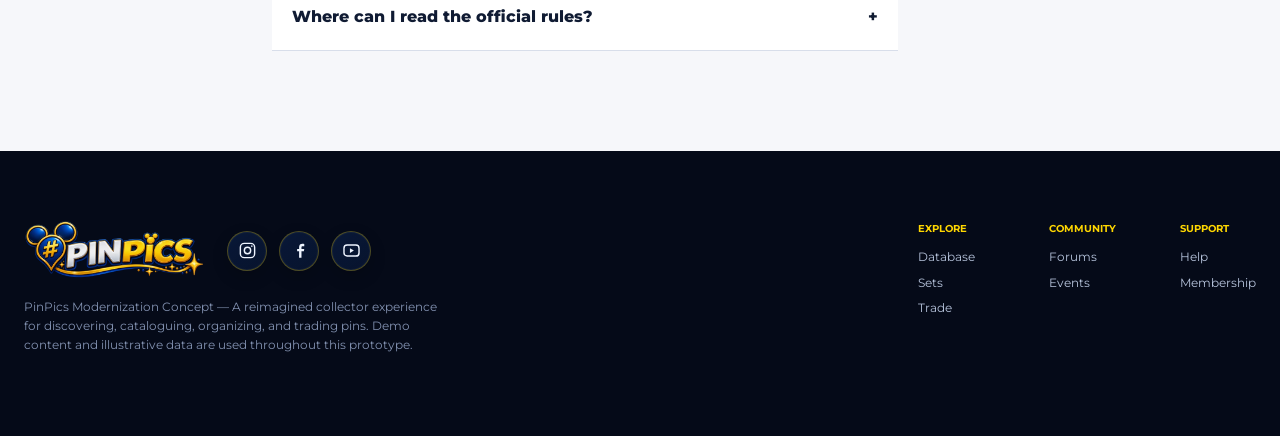
<file: pinpics/help.html>
<!doctype html><html lang="en"><head><meta charset="utf-8"><meta name="viewport" content="width=device-width,initial-scale=1"><meta name="description" content="Search PinPics help, rules, trading, and app guidance."><title>Help | PinPics Modernization</title><link rel="icon" href="./assets/favicon/favicon.ico" sizes="any"><link rel="icon" type="image/png" sizes="48x48" href="./assets/favicon/favicon-48x48.png"><link rel="icon" type="image/png" sizes="32x32" href="./assets/favicon/favicon-32x32.png"><link rel="icon" type="image/png" sizes="16x16" href="./assets/favicon/favicon-16x16.png"><link rel="apple-touch-icon" sizes="180x180" href="./assets/favicon/apple-touch-icon.png"><link rel="canonical" href="https://collectivecursor.github.io/CCDemos/pinpics/help.html"><meta property="og:type" content="website"><meta property="og:site_name" content="PinPics Modernization Concept"><meta property="og:title" content="Help | PinPics Modernization"><meta property="og:description" content="Search PinPics help, rules, trading, and app guidance."><meta property="og:url" content="https://collectivecursor.github.io/CCDemos/pinpics/help.html"><meta property="og:image" content="https://collectivecursor.github.io/CCDemos/pinpics/assets/social/og-card.jpg"><meta property="og:image:width" content="1200"><meta property="og:image:height" content="630"><meta property="og:image:alt" content="Collector pins, gold hardware, and a ribbon arranged on a dark archival surface"><meta name="twitter:card" content="summary_large_image"><meta name="twitter:title" content="Help | PinPics Modernization"><meta name="twitter:description" content="Search PinPics help, rules, trading, and app guidance."><meta name="twitter:image" content="https://collectivecursor.github.io/CCDemos/pinpics/assets/social/og-card.jpg"><link rel="preconnect" href="https://fonts.googleapis.com"><link rel="preconnect" href="https://fonts.gstatic.com" crossorigin><link href="https://fonts.googleapis.com/css2?family=Montserrat:wght@400;500;600;700;800&family=Titan+One&display=swap" rel="stylesheet"><link rel="stylesheet" href="./styles.css?v=25"><script type="module" src="./app.mjs?v=9"></script></head><body data-page="help"><a class="skip-link" href="#main">Skip to content</a>
<header class="site-header solid-header"><a class="site-logo header-logo" href="./index.html" aria-label="PinPics home"><picture><source srcset="./assets/branding/pinpics-logo-wide.webp" type="image/webp"><img src="./assets/branding/pinpics-logo-wide-600.png" alt="PinPics" width="600" height="200" decoding="async"></picture></a><nav class="desktop-nav"><a href="./index.html">Discover</a><a href="./database.html">Database</a><a href="./sets.html">Sets</a><a href="./trade.html">Trade</a><a href="./community.html">Community</a><a href="./events.html">Events</a><details class="more-menu"><summary aria-current="page">More</summary><div><a href="./help.html" aria-current="page">Help</a><a href="./membership.html">Membership</a></div></details></nav><div class="header-actions"><a class="header-search" href="./database.html" aria-label="Search PinPics"><svg viewBox="0 0 24 24" aria-hidden="true" focusable="false"><circle cx="11" cy="11" r="6.5"></circle><path d="m16 16 4 4"></path></svg></a><button class="header-link" type="button" data-utility-trigger="add-pin" aria-expanded="false" aria-controls="utility-add-pin">Add pin</button><button class="icon-button" type="button" data-utility-trigger="notifications" aria-expanded="false" aria-controls="utility-notifications" aria-label="Notifications"><span>2</span></button><button class="profile-button" type="button" data-utility-trigger="profile" aria-expanded="false" aria-controls="utility-profile" aria-label="Open profile">JM</button><button class="menu-button" data-menu-toggle aria-label="Open site menu">☰</button></div></header><div class="utility-panels"><section class="utility-panel" id="utility-add-pin" data-utility-panel="add-pin" hidden><p class="kicker">Add a record</p><h2>Preview a pin submission</h2><form id="add-pin-form"><button class="upload-placeholder" type="button" data-demo-action="Image upload is disabled in this local concept demo.">＋<span>Add pin image</span></button><label>PP number<input name="ppNumber" placeholder="PP# optional"></label><label>Pin title<input name="title" required placeholder="Name this pin"></label><button class="gold-button" type="submit">Preview submission</button></form><p class="panel-note">Nothing is uploaded or submitted in this concept demo.</p></section><section class="utility-panel" id="utility-notifications" data-utility-panel="notifications" hidden><p class="kicker">Notifications</p><h2>Collector updates</h2><button class="notification-item" type="button" data-notification><strong>Trade match found</strong><span>A collector matches two pins on your want list.</span></button><button class="notification-item" type="button" data-notification><strong>Storytime record updated</strong><span>New edition information was added to PP#150103.</span></button><button class="notification-item is-read" type="button" data-notification><strong>Toronto trading night</strong><span>The event begins September 12.</span></button></section><section class="utility-panel" id="utility-profile" data-utility-panel="profile" hidden><div class="profile-summary"><span>JM</span><div><p class="kicker">Collector profile</p><h2>Jamie M.</h2></div></div><dl class="profile-counts"><div><dt>Owned</dt><dd>248</dd></div><div><dt>Want</dt><dd>42</dd></div><div><dt>Trade</dt><dd>31</dd></div></dl><nav aria-label="Profile links"><a href="./sets.html">My collections</a><a href="./membership.html">Membership</a><a href="./help.html">Help &amp; settings</a></nav><button class="text-action" type="button" data-demo-action="Sign out is disabled in this local concept demo.">Sign out</button></section></div><aside class="site-drawer" id="site-drawer" hidden><a href="./index.html">Discover</a><a href="./database.html">Database</a><a href="./sets.html">Sets</a><a href="./trade.html">Trade</a><a href="./community.html">Community</a><a href="./events.html">Events</a><a href="./help.html">Help</a><a href="./membership.html">Membership</a></aside>
<main id="main"><section class="page-hero help-hero"><p class="eyebrow"><span></span>Help center</p><h1>Start with a clear answer.</h1><p>Search app guidance, collecting rules, trading help, and support routes.</p><label class="help-search"><span class="sr-only">Search help topics</span><input id="help-search" type="search" placeholder="Search help topics…"><span aria-hidden="true">⌕</span></label></section><section class="page-section help-layout"><nav class="help-topics" aria-label="Help topics"><a href="#general">FAQs</a><a href="#mobile">Mobile app</a><a href="#trading">Trading</a><a href="#submissions">Submissions</a><a href="#rules">Rules</a><a href="#support">Support</a></nav><div class="faq-list" id="general"><details class="faq-item" open><summary>How do I join PinPics?<span>+</span></summary><p>The live service offers account registration. This modernization is an interface demo and does not create accounts.</p></details><details class="faq-item" id="trading"><summary>How does Trade Assist work?<span>+</span></summary><p>Trade Assist compares what you want with pins another collector has marked for trade. Always review the record and condition together.</p></details><details class="faq-item" id="submissions"><summary>How do I submit a missing pin?<span>+</span></summary><p>Search carefully first, then use Add Pin to preview the submission flow. Live submissions remain subject to PinPics rules and moderation.</p></details><details class="faq-item"><summary>Does PinPics authenticate pins?<span>+</span></summary><p>PinPics does not authenticate pins. Collectors can share observations, reference images, and comparisons in the community.</p></details><details class="faq-item" id="mobile"><summary>What is mobile image search?<span>+</span></summary><p>The mobile experience can use a pin photo to help narrow database results. This demo represents the entry point without uploading data.</p></details><details class="faq-item" id="rules"><summary>What are the community and trading rules?<span>+</span></summary><p>Use clear descriptions, respect collector privacy, avoid prohibited content, and follow the current rules published by the live PinPics service.</p></details><details class="faq-item" id="support"><summary>Where can I get account support?<span>+</span></summary><p>Use the live PinPics contact and support routes for account-specific assistance. This concept cannot access account data or send messages.</p></details></div><aside class="support-card"><span>Still need help?</span><h2>Reach the right route.</h2><p>Account and production questions belong with the live PinPics support team.</p><a class="button-link dark-button" href="https://pinpics.com/faqs/">Visit live FAQs ↗</a><button class="text-action" data-demo-action="Contact is represented as a demo route; no message was sent.">Preview contact options</button></aside></section></main>
<footer class="site-footer"><div class="footer-lead"><div class="footer-brand-row"><a class="site-logo footer-logo" href="./index.html" aria-label="PinPics home"><picture><source srcset="./assets/branding/pinpics-logo-wide.webp" type="image/webp"><img src="./assets/branding/pinpics-logo-wide-600.png" alt="PinPics" width="600" height="200" decoding="async"></picture></a><nav class="footer-socials" aria-label="PinPics social media"><a href="https://www.instagram.com/pinpics_website_app_official/" target="_blank" rel="noopener noreferrer" aria-label="PinPics on Instagram" data-tooltip="Instagram"><svg viewBox="0 0 24 24" aria-hidden="true" focusable="false"><rect x="3" y="3" width="18" height="18" rx="5"></rect><circle cx="12" cy="12" r="4"></circle><circle cx="17.5" cy="6.5" r="1" class="social-dot"></circle></svg></a><a href="https://www.facebook.com/PinPics" target="_blank" rel="noopener noreferrer" aria-label="PinPics on Facebook" data-tooltip="Facebook"><svg viewBox="0 0 24 24" aria-hidden="true" focusable="false"><path d="M14.5 21v-8h3l.5-3h-3.5V8.1c0-.9.3-1.6 1.7-1.6H18V3.8c-.8-.1-1.6-.2-2.4-.2-2.5 0-4.1 1.5-4.1 4.3V10H9v3h2.5v8z"></path></svg></a><a href="https://www.youtube.com/channel/UCtvX5k9bU81vdVvPKUUzHHw" target="_blank" rel="noopener noreferrer" aria-label="PinPics on YouTube" data-tooltip="YouTube"><svg viewBox="0 0 24 24" aria-hidden="true" focusable="false"><rect x="2.5" y="5" width="19" height="14" rx="4"></rect><path d="m10 9 5 3-5 3z" class="social-play"></path></svg></a></nav></div><p>PinPics Modernization Concept — A reimagined collector experience for discovering, cataloguing, organizing, and trading pins. Demo content and illustrative data are used throughout this prototype.</p></div><div class="footer-links"><div><strong>Explore</strong><a href="./database.html">Database</a><a href="./sets.html">Sets</a><a href="./trade.html">Trade</a></div><div><strong>Community</strong><a href="./community.html">Forums</a><a href="./events.html">Events</a></div><div><strong>Support</strong><a href="./help.html">Help</a><a href="./membership.html">Membership</a></div></div></footer>
<nav class="mobile-nav" aria-label="Mobile navigation"><a href="./index.html">⌂<span>Home</span></a><a href="./database.html">⌕<span>Search</span></a><button data-demo-action="Photo scan is represented as a demo interaction.">◎<span>Scan</span></button><a href="./sets.html">◇<span>Collections</span></a><button data-menu-toggle>○<span>More</span></button></nav><div class="toast" id="toast" role="status" aria-live="polite" hidden></div></body></html>
</file>
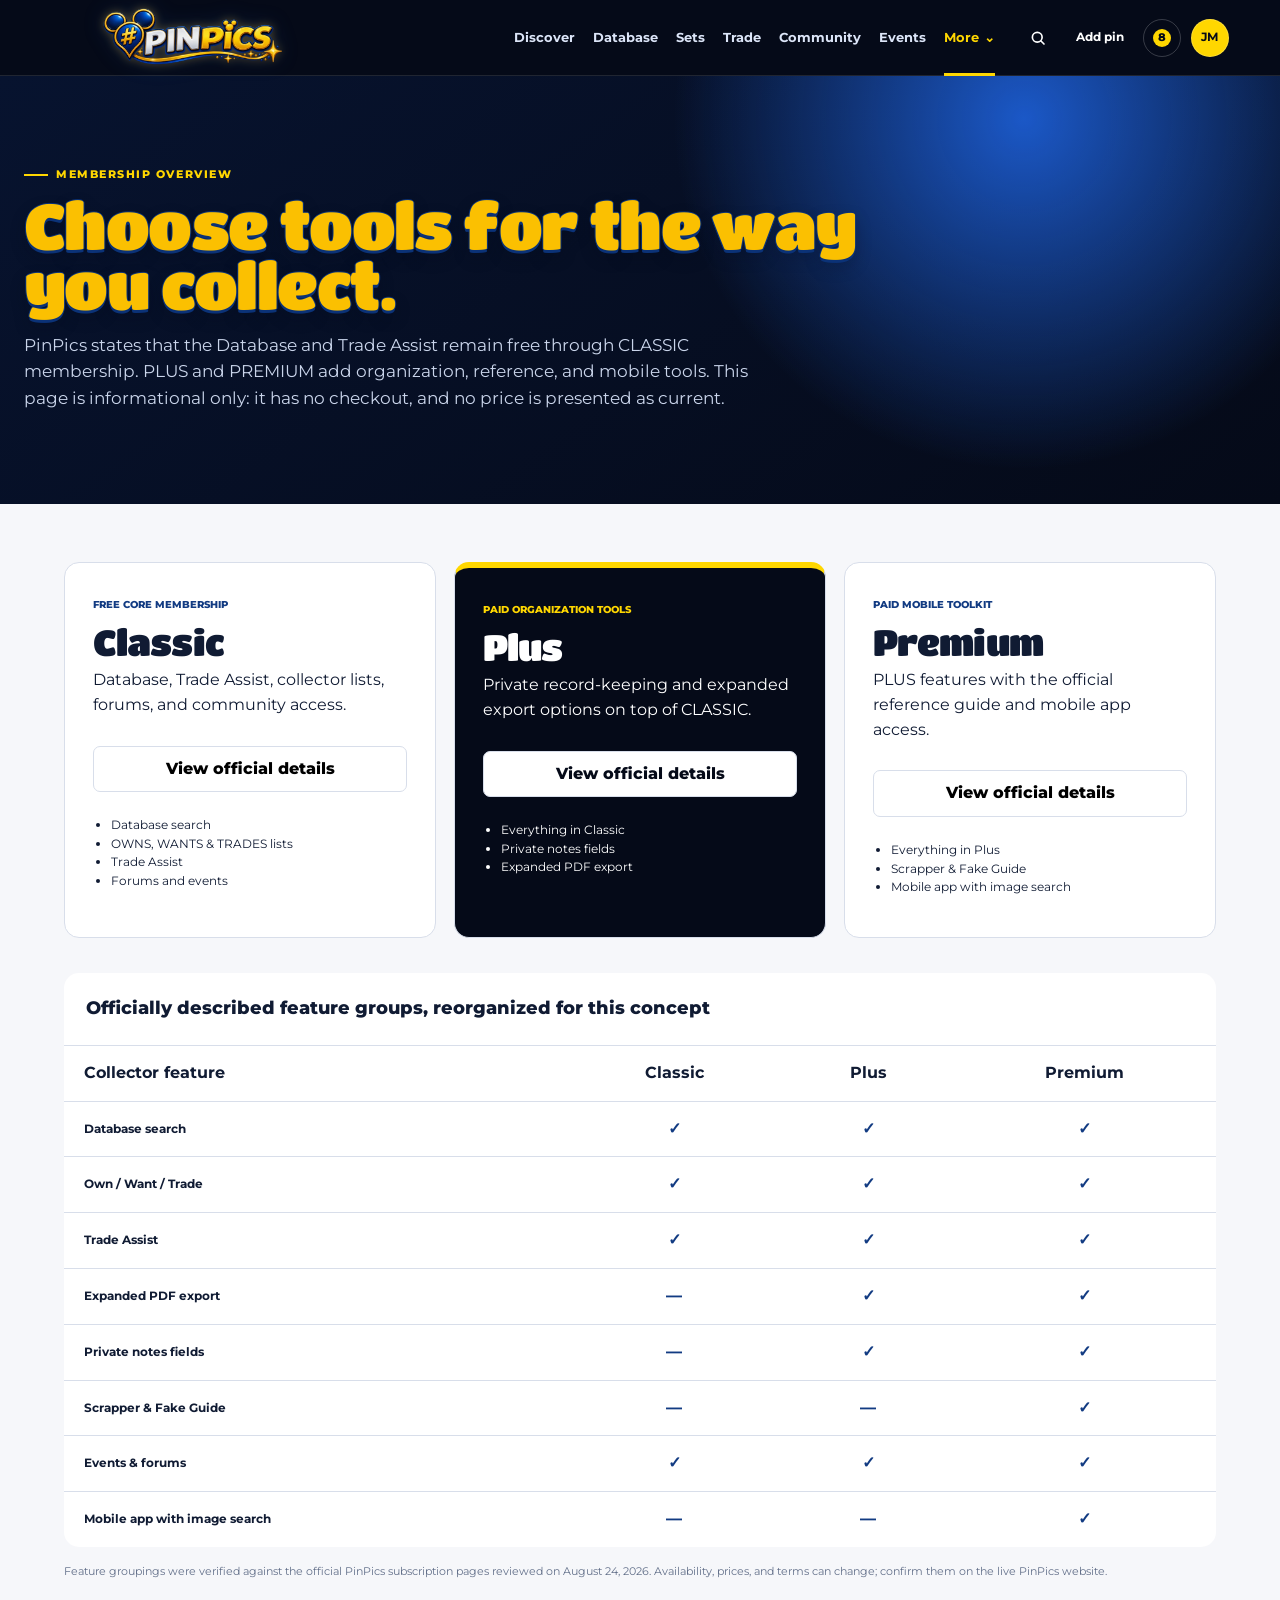
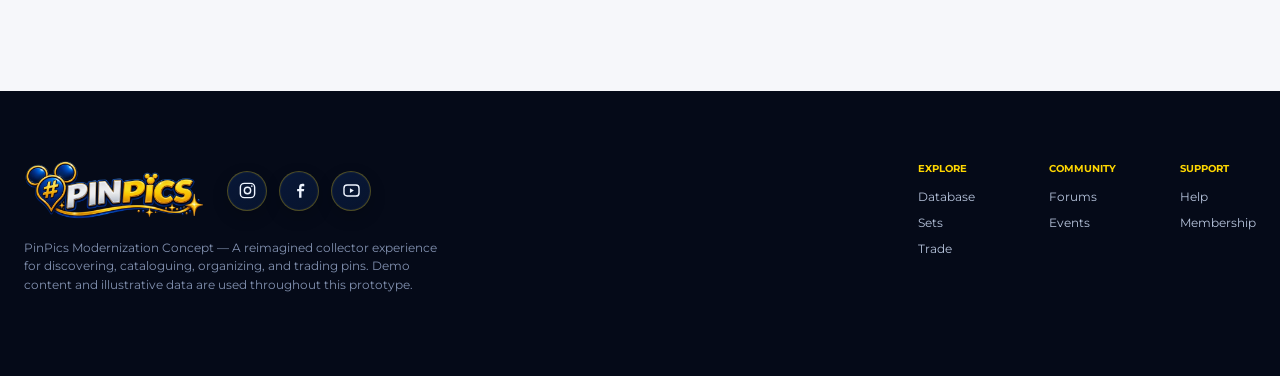
<file: pinpics/membership.html>
<!doctype html><html lang="en"><head><meta charset="utf-8"><meta name="viewport" content="width=device-width,initial-scale=1"><meta name="description" content="Accessible PinPics membership feature comparison concept."><title>Membership | PinPics Modernization</title><link rel="icon" href="./assets/favicon/favicon.ico" sizes="any"><link rel="icon" type="image/png" sizes="48x48" href="./assets/favicon/favicon-48x48.png"><link rel="icon" type="image/png" sizes="32x32" href="./assets/favicon/favicon-32x32.png"><link rel="icon" type="image/png" sizes="16x16" href="./assets/favicon/favicon-16x16.png"><link rel="apple-touch-icon" sizes="180x180" href="./assets/favicon/apple-touch-icon.png"><link rel="canonical" href="https://collectivecursor.github.io/CCDemos/pinpics/membership.html"><meta property="og:type" content="website"><meta property="og:site_name" content="PinPics Modernization Concept"><meta property="og:title" content="Membership | PinPics Modernization"><meta property="og:description" content="Accessible PinPics membership feature comparison concept."><meta property="og:url" content="https://collectivecursor.github.io/CCDemos/pinpics/membership.html"><meta property="og:image" content="https://collectivecursor.github.io/CCDemos/pinpics/assets/social/og-card.jpg"><meta property="og:image:width" content="1200"><meta property="og:image:height" content="630"><meta property="og:image:alt" content="Collector pins, gold hardware, and a ribbon arranged on a dark archival surface"><meta name="twitter:card" content="summary_large_image"><meta name="twitter:title" content="Membership | PinPics Modernization"><meta name="twitter:description" content="Accessible PinPics membership feature comparison concept."><meta name="twitter:image" content="https://collectivecursor.github.io/CCDemos/pinpics/assets/social/og-card.jpg"><link rel="preconnect" href="https://fonts.googleapis.com"><link rel="preconnect" href="https://fonts.gstatic.com" crossorigin><link href="https://fonts.googleapis.com/css2?family=Montserrat:wght@400;500;600;700;800&family=Titan+One&display=swap" rel="stylesheet"><link rel="stylesheet" href="./styles.css?v=25"><script type="module" src="./app.mjs?v=9"></script></head><body data-page="membership"><a class="skip-link" href="#main">Skip to content</a>
<header class="site-header solid-header"><a class="site-logo header-logo" href="./index.html" aria-label="PinPics home"><picture><source srcset="./assets/branding/pinpics-logo-wide.webp" type="image/webp"><img src="./assets/branding/pinpics-logo-wide-600.png" alt="PinPics" width="600" height="200" decoding="async"></picture></a><nav class="desktop-nav"><a href="./index.html">Discover</a><a href="./database.html">Database</a><a href="./sets.html">Sets</a><a href="./trade.html">Trade</a><a href="./community.html">Community</a><a href="./events.html">Events</a><details class="more-menu"><summary aria-current="page">More</summary><div><a href="./help.html">Help</a><a href="./membership.html" aria-current="page">Membership</a></div></details></nav><div class="header-actions"><a class="header-search" href="./database.html" aria-label="Search PinPics"><svg viewBox="0 0 24 24" aria-hidden="true" focusable="false"><circle cx="11" cy="11" r="6.5"></circle><path d="m16 16 4 4"></path></svg></a><button class="header-link" type="button" data-utility-trigger="add-pin" aria-expanded="false" aria-controls="utility-add-pin">Add pin</button><button class="icon-button" type="button" data-utility-trigger="notifications" aria-expanded="false" aria-controls="utility-notifications" aria-label="Notifications"><span>2</span></button><button class="profile-button" type="button" data-utility-trigger="profile" aria-expanded="false" aria-controls="utility-profile" aria-label="Open profile">JM</button><button class="menu-button" data-menu-toggle aria-label="Open site menu">☰</button></div></header><div class="utility-panels"><section class="utility-panel" id="utility-add-pin" data-utility-panel="add-pin" hidden><p class="kicker">Add a record</p><h2>Preview a pin submission</h2><form id="add-pin-form"><button class="upload-placeholder" type="button" data-demo-action="Image upload is disabled in this local concept demo.">＋<span>Add pin image</span></button><label>PP number<input name="ppNumber" placeholder="PP# optional"></label><label>Pin title<input name="title" required placeholder="Name this pin"></label><button class="gold-button" type="submit">Preview submission</button></form><p class="panel-note">Nothing is uploaded or submitted in this concept demo.</p></section><section class="utility-panel" id="utility-notifications" data-utility-panel="notifications" hidden><p class="kicker">Notifications</p><h2>Collector updates</h2><button class="notification-item" type="button" data-notification><strong>Trade match found</strong><span>A collector matches two pins on your want list.</span></button><button class="notification-item" type="button" data-notification><strong>Storytime record updated</strong><span>New edition information was added to PP#150103.</span></button><button class="notification-item is-read" type="button" data-notification><strong>Toronto trading night</strong><span>The event begins September 12.</span></button></section><section class="utility-panel" id="utility-profile" data-utility-panel="profile" hidden><div class="profile-summary"><span>JM</span><div><p class="kicker">Collector profile</p><h2>Jamie M.</h2></div></div><dl class="profile-counts"><div><dt>Owned</dt><dd>248</dd></div><div><dt>Want</dt><dd>42</dd></div><div><dt>Trade</dt><dd>31</dd></div></dl><nav aria-label="Profile links"><a href="./sets.html">My collections</a><a href="./membership.html">Membership</a><a href="./help.html">Help &amp; settings</a></nav><button class="text-action" type="button" data-demo-action="Sign out is disabled in this local concept demo.">Sign out</button></section></div><aside class="site-drawer" id="site-drawer" hidden><a href="./index.html">Discover</a><a href="./database.html">Database</a><a href="./sets.html">Sets</a><a href="./trade.html">Trade</a><a href="./community.html">Community</a><a href="./events.html">Events</a><a href="./help.html">Help</a><a href="./membership.html">Membership</a></aside>
<main id="main"><section class="page-hero membership-hero"><p class="eyebrow"><span></span>Membership overview</p><h1>Choose tools for the way you collect.</h1><p>PinPics states that the Database and Trade Assist remain free through CLASSIC membership. PLUS and PREMIUM add organization, reference, and mobile tools. This page is informational only: it has no checkout, and no price is presented as current.</p></section><section class="page-section membership-section"><div class="tier-grid"><article class="tier-card"><span>Free core membership</span><h2>Classic</h2><p>Database, Trade Assist, collector lists, forums, and community access.</p><button data-demo-action="This informational demo does not start checkout.">View official details</button><ul><li>Database search</li><li>OWNS, WANTS &amp; TRADES lists</li><li>Trade Assist</li><li>Forums and events</li></ul></article><article class="tier-card featured"><span>Paid organization tools</span><h2>Plus</h2><p>Private record-keeping and expanded export options on top of CLASSIC.</p><button class="gold-button" data-demo-action="This informational demo does not start checkout.">View official details</button><ul><li>Everything in Classic</li><li>Private notes fields</li><li>Expanded PDF export</li></ul></article><article class="tier-card"><span>Paid mobile toolkit</span><h2>Premium</h2><p>PLUS features with the official reference guide and mobile app access.</p><button data-demo-action="This informational demo does not start checkout.">View official details</button><ul><li>Everything in Plus</li><li>Scrapper &amp; Fake Guide</li><li>Mobile app with image search</li></ul></article></div><div class="feature-table-wrap"><table class="feature-table"><caption>Officially described feature groups, reorganized for this concept</caption><thead><tr><th scope="col">Collector feature</th><th scope="col">Classic</th><th scope="col">Plus</th><th scope="col">Premium</th></tr></thead><tbody><tr><th scope="row">Database search</th><td>✓</td><td>✓</td><td>✓</td></tr><tr><th scope="row">Own / Want / Trade</th><td>✓</td><td>✓</td><td>✓</td></tr><tr><th scope="row">Trade Assist</th><td>✓</td><td>✓</td><td>✓</td></tr><tr><th scope="row">Expanded PDF export</th><td>—</td><td>✓</td><td>✓</td></tr><tr><th scope="row">Private notes fields</th><td>—</td><td>✓</td><td>✓</td></tr><tr><th scope="row">Scrapper &amp; Fake Guide</th><td>—</td><td>—</td><td>✓</td></tr><tr><th scope="row">Events &amp; forums</th><td>✓</td><td>✓</td><td>✓</td></tr><tr><th scope="row">Mobile app with image search</th><td>—</td><td>—</td><td>✓</td></tr></tbody></table></div><p class="membership-note">Feature groupings were verified against the official PinPics subscription pages reviewed on August 24, 2026. Availability, prices, and terms can change; confirm them on the live PinPics website.</p></section></main>
<footer class="site-footer"><div class="footer-lead"><div class="footer-brand-row"><a class="site-logo footer-logo" href="./index.html" aria-label="PinPics home"><picture><source srcset="./assets/branding/pinpics-logo-wide.webp" type="image/webp"><img src="./assets/branding/pinpics-logo-wide-600.png" alt="PinPics" width="600" height="200" decoding="async"></picture></a><nav class="footer-socials" aria-label="PinPics social media"><a href="https://www.instagram.com/pinpics_website_app_official/" target="_blank" rel="noopener noreferrer" aria-label="PinPics on Instagram" data-tooltip="Instagram"><svg viewBox="0 0 24 24" aria-hidden="true" focusable="false"><rect x="3" y="3" width="18" height="18" rx="5"></rect><circle cx="12" cy="12" r="4"></circle><circle cx="17.5" cy="6.5" r="1" class="social-dot"></circle></svg></a><a href="https://www.facebook.com/PinPics" target="_blank" rel="noopener noreferrer" aria-label="PinPics on Facebook" data-tooltip="Facebook"><svg viewBox="0 0 24 24" aria-hidden="true" focusable="false"><path d="M14.5 21v-8h3l.5-3h-3.5V8.1c0-.9.3-1.6 1.7-1.6H18V3.8c-.8-.1-1.6-.2-2.4-.2-2.5 0-4.1 1.5-4.1 4.3V10H9v3h2.5v8z"></path></svg></a><a href="https://www.youtube.com/channel/UCtvX5k9bU81vdVvPKUUzHHw" target="_blank" rel="noopener noreferrer" aria-label="PinPics on YouTube" data-tooltip="YouTube"><svg viewBox="0 0 24 24" aria-hidden="true" focusable="false"><rect x="2.5" y="5" width="19" height="14" rx="4"></rect><path d="m10 9 5 3-5 3z" class="social-play"></path></svg></a></nav></div><p>PinPics Modernization Concept — A reimagined collector experience for discovering, cataloguing, organizing, and trading pins. Demo content and illustrative data are used throughout this prototype.</p></div><div class="footer-links"><div><strong>Explore</strong><a href="./database.html">Database</a><a href="./sets.html">Sets</a><a href="./trade.html">Trade</a></div><div><strong>Community</strong><a href="./community.html">Forums</a><a href="./events.html">Events</a></div><div><strong>Support</strong><a href="./help.html">Help</a><a href="./membership.html">Membership</a></div></div></footer>
<nav class="mobile-nav" aria-label="Mobile navigation"><a href="./index.html">⌂<span>Home</span></a><a href="./database.html">⌕<span>Search</span></a><button data-demo-action="Photo scan is represented as a demo interaction.">◎<span>Scan</span></button><a href="./sets.html">◇<span>Collections</span></a><button data-menu-toggle>○<span>More</span></button></nav><div class="toast" id="toast" role="status" aria-live="polite" hidden></div></body></html>
</file>
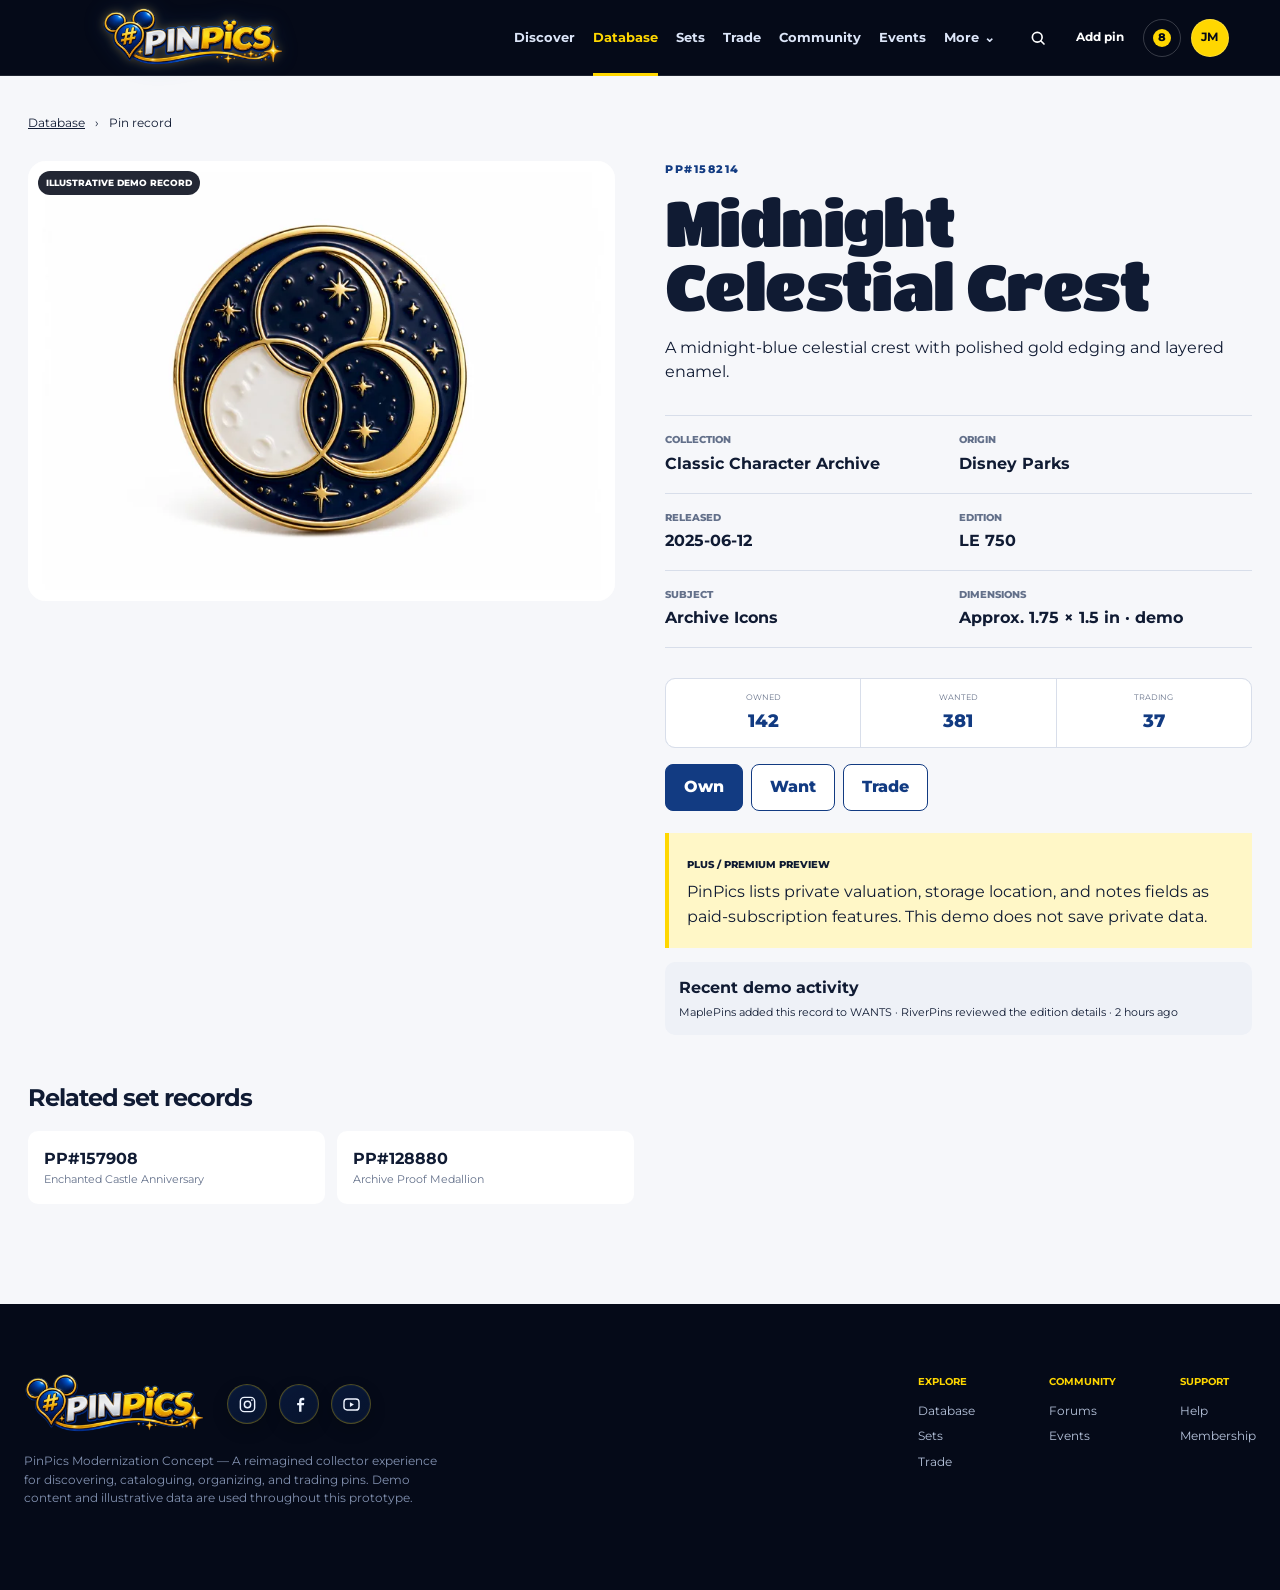
<file: pinpics/pin-detail.html>
<!doctype html><html lang="en"><head><meta charset="utf-8"><meta name="viewport" content="width=device-width,initial-scale=1"><meta name="description" content="Illustrative PinPics pin-detail record."><title>Pin Record | PinPics Modernization</title><link rel="icon" href="./assets/favicon/favicon.ico" sizes="any"><link rel="icon" type="image/png" sizes="48x48" href="./assets/favicon/favicon-48x48.png"><link rel="icon" type="image/png" sizes="32x32" href="./assets/favicon/favicon-32x32.png"><link rel="icon" type="image/png" sizes="16x16" href="./assets/favicon/favicon-16x16.png"><link rel="apple-touch-icon" sizes="180x180" href="./assets/favicon/apple-touch-icon.png"><link rel="canonical" href="https://collectivecursor.github.io/CCDemos/pinpics/pin-detail.html"><meta property="og:type" content="website"><meta property="og:site_name" content="PinPics Modernization Concept"><meta property="og:title" content="Pin Record | PinPics Modernization"><meta property="og:description" content="Illustrative PinPics pin-detail record."><meta property="og:url" content="https://collectivecursor.github.io/CCDemos/pinpics/pin-detail.html"><meta property="og:image" content="https://collectivecursor.github.io/CCDemos/pinpics/assets/social/og-card.jpg"><meta property="og:image:width" content="1200"><meta property="og:image:height" content="630"><meta property="og:image:alt" content="Collector pins, gold hardware, and a ribbon arranged on a dark archival surface"><meta name="twitter:card" content="summary_large_image"><meta name="twitter:title" content="Pin Record | PinPics Modernization"><meta name="twitter:description" content="Illustrative PinPics pin-detail record."><meta name="twitter:image" content="https://collectivecursor.github.io/CCDemos/pinpics/assets/social/og-card.jpg"><link rel="preconnect" href="https://fonts.googleapis.com"><link rel="preconnect" href="https://fonts.gstatic.com" crossorigin><link href="https://fonts.googleapis.com/css2?family=Montserrat:wght@400;500;600;700;800&family=Titan+One&display=swap" rel="stylesheet"><link rel="stylesheet" href="./styles.css?v=25"><script type="module" src="./app.mjs?v=9"></script></head>
<body data-page="pin-detail"><a class="skip-link" href="#main">Skip to content</a><header class="site-header solid-header"><a class="site-logo header-logo" href="./index.html" aria-label="PinPics home"><picture><source srcset="./assets/branding/pinpics-logo-wide.webp" type="image/webp"><img src="./assets/branding/pinpics-logo-wide-600.png" alt="PinPics" width="600" height="200" decoding="async"></picture></a><nav class="desktop-nav"><a href="./index.html">Discover</a><a href="./database.html" aria-current="page">Database</a><a href="./sets.html">Sets</a><a href="./trade.html">Trade</a><a href="./community.html">Community</a><a href="./events.html">Events</a><details class="more-menu"><summary>More</summary><div><a href="./help.html">Help</a><a href="./membership.html">Membership</a></div></details></nav><div class="header-actions"><a class="header-search" href="./database.html" aria-label="Search PinPics"><svg viewBox="0 0 24 24" aria-hidden="true" focusable="false"><circle cx="11" cy="11" r="6.5"></circle><path d="m16 16 4 4"></path></svg></a><button class="header-link" type="button" data-utility-trigger="add-pin" aria-expanded="false" aria-controls="utility-add-pin">Add pin</button><button class="icon-button" type="button" data-utility-trigger="notifications" aria-expanded="false" aria-controls="utility-notifications" aria-label="Notifications"><span>2</span></button><button class="profile-button" type="button" data-utility-trigger="profile" aria-expanded="false" aria-controls="utility-profile" aria-label="Open profile">JM</button><button class="menu-button" data-menu-toggle>☰</button></div></header><div class="utility-panels"><section class="utility-panel" id="utility-add-pin" data-utility-panel="add-pin" hidden><p class="kicker">Add a record</p><h2>Preview a pin submission</h2><form id="add-pin-form"><button class="upload-placeholder" type="button" data-demo-action="Image upload is disabled in this local concept demo.">＋<span>Add pin image</span></button><label>PP number<input name="ppNumber" placeholder="PP# optional"></label><label>Pin title<input name="title" required placeholder="Name this pin"></label><button class="gold-button" type="submit">Preview submission</button></form><p class="panel-note">Nothing is uploaded or submitted in this concept demo.</p></section><section class="utility-panel" id="utility-notifications" data-utility-panel="notifications" hidden><p class="kicker">Notifications</p><h2>Collector updates</h2><button class="notification-item" type="button" data-notification><strong>Trade match found</strong><span>A collector matches two pins on your want list.</span></button><button class="notification-item" type="button" data-notification><strong>Storytime record updated</strong><span>New edition information was added to PP#150103.</span></button><button class="notification-item is-read" type="button" data-notification><strong>Toronto trading night</strong><span>The event begins September 12.</span></button></section><section class="utility-panel" id="utility-profile" data-utility-panel="profile" hidden><div class="profile-summary"><span>JM</span><div><p class="kicker">Collector profile</p><h2>Jamie M.</h2></div></div><dl class="profile-counts"><div><dt>Owned</dt><dd>248</dd></div><div><dt>Want</dt><dd>42</dd></div><div><dt>Trade</dt><dd>31</dd></div></dl><nav aria-label="Profile links"><a href="./sets.html">My collections</a><a href="./membership.html">Membership</a><a href="./help.html">Help &amp; settings</a></nav><button class="text-action" type="button" data-demo-action="Sign out is disabled in this local concept demo.">Sign out</button></section></div><aside class="site-drawer" id="site-drawer" hidden><a href="./index.html">Discover</a><a href="./database.html">Database</a><a href="./sets.html">Sets</a><a href="./trade.html">Trade</a><a href="./community.html">Community</a><a href="./events.html">Events</a><a href="./help.html">Help</a><a href="./membership.html">Membership</a></aside>
<main id="main" class="detail-page"><nav class="breadcrumbs"><a href="./database.html">Database</a><span>›</span><span>Pin record</span></nav><article class="pin-detail" id="pin-detail-root" aria-live="polite"></article></main>
<footer class="site-footer"><div class="footer-lead"><div class="footer-brand-row"><a class="site-logo footer-logo" href="./index.html" aria-label="PinPics home"><picture><source srcset="./assets/branding/pinpics-logo-wide.webp" type="image/webp"><img src="./assets/branding/pinpics-logo-wide-600.png" alt="PinPics" width="600" height="200" decoding="async"></picture></a><nav class="footer-socials" aria-label="PinPics social media"><a href="https://www.instagram.com/pinpics_website_app_official/" target="_blank" rel="noopener noreferrer" aria-label="PinPics on Instagram" data-tooltip="Instagram"><svg viewBox="0 0 24 24" aria-hidden="true" focusable="false"><rect x="3" y="3" width="18" height="18" rx="5"></rect><circle cx="12" cy="12" r="4"></circle><circle cx="17.5" cy="6.5" r="1" class="social-dot"></circle></svg></a><a href="https://www.facebook.com/PinPics" target="_blank" rel="noopener noreferrer" aria-label="PinPics on Facebook" data-tooltip="Facebook"><svg viewBox="0 0 24 24" aria-hidden="true" focusable="false"><path d="M14.5 21v-8h3l.5-3h-3.5V8.1c0-.9.3-1.6 1.7-1.6H18V3.8c-.8-.1-1.6-.2-2.4-.2-2.5 0-4.1 1.5-4.1 4.3V10H9v3h2.5v8z"></path></svg></a><a href="https://www.youtube.com/channel/UCtvX5k9bU81vdVvPKUUzHHw" target="_blank" rel="noopener noreferrer" aria-label="PinPics on YouTube" data-tooltip="YouTube"><svg viewBox="0 0 24 24" aria-hidden="true" focusable="false"><rect x="2.5" y="5" width="19" height="14" rx="4"></rect><path d="m10 9 5 3-5 3z" class="social-play"></path></svg></a></nav></div><p>PinPics Modernization Concept — A reimagined collector experience for discovering, cataloguing, organizing, and trading pins. Demo content and illustrative data are used throughout this prototype.</p></div><div class="footer-links"><div><strong>Explore</strong><a href="./database.html">Database</a><a href="./sets.html">Sets</a><a href="./trade.html">Trade</a></div><div><strong>Community</strong><a href="./community.html">Forums</a><a href="./events.html">Events</a></div><div><strong>Support</strong><a href="./help.html">Help</a><a href="./membership.html">Membership</a></div></div></footer>
<nav class="mobile-nav"><a href="./index.html">⌂<span>Home</span></a><a href="./database.html" aria-current="page">⌕<span>Search</span></a><button data-demo-action="Photo scan is represented as a demo interaction.">◎<span>Scan</span></button><a href="./sets.html">◇<span>Collections</span></a><button data-menu-toggle>○<span>More</span></button></nav><div class="toast" id="toast" role="status" aria-live="polite" hidden></div></body></html>
</file>
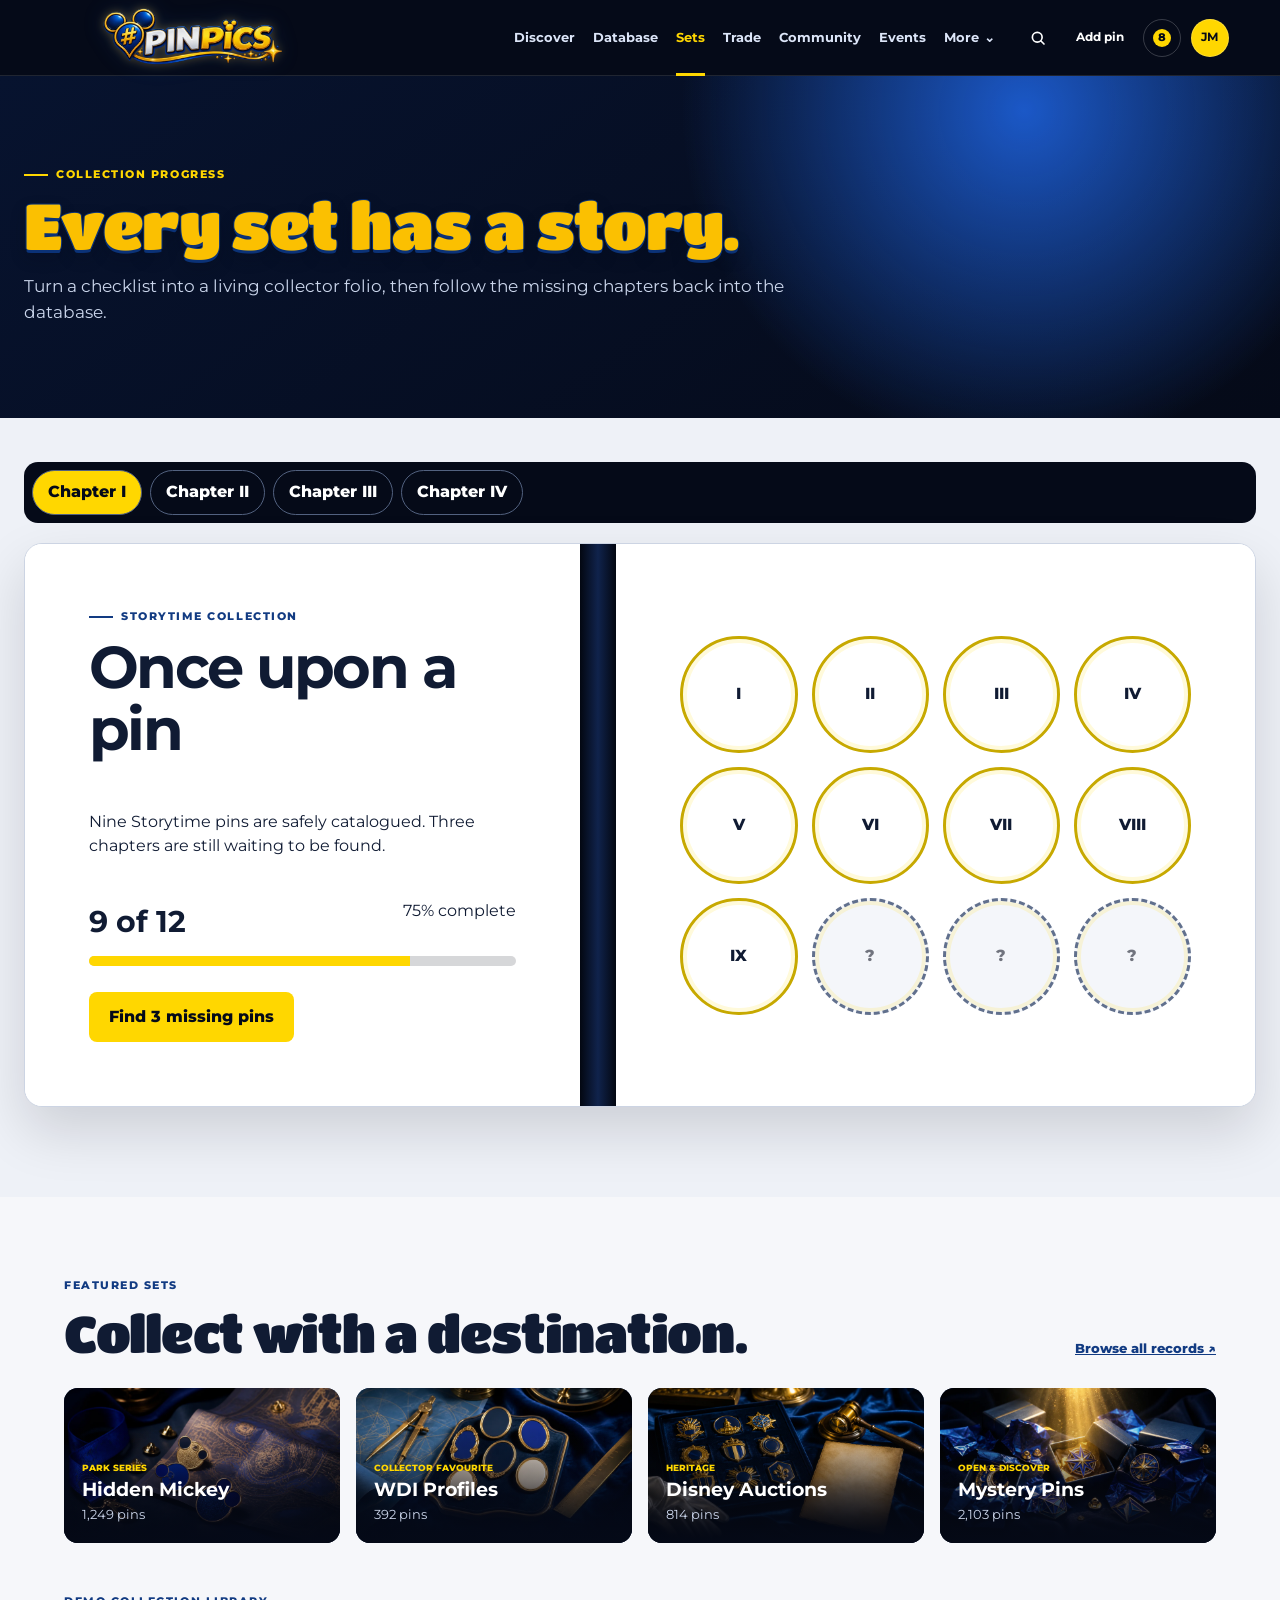
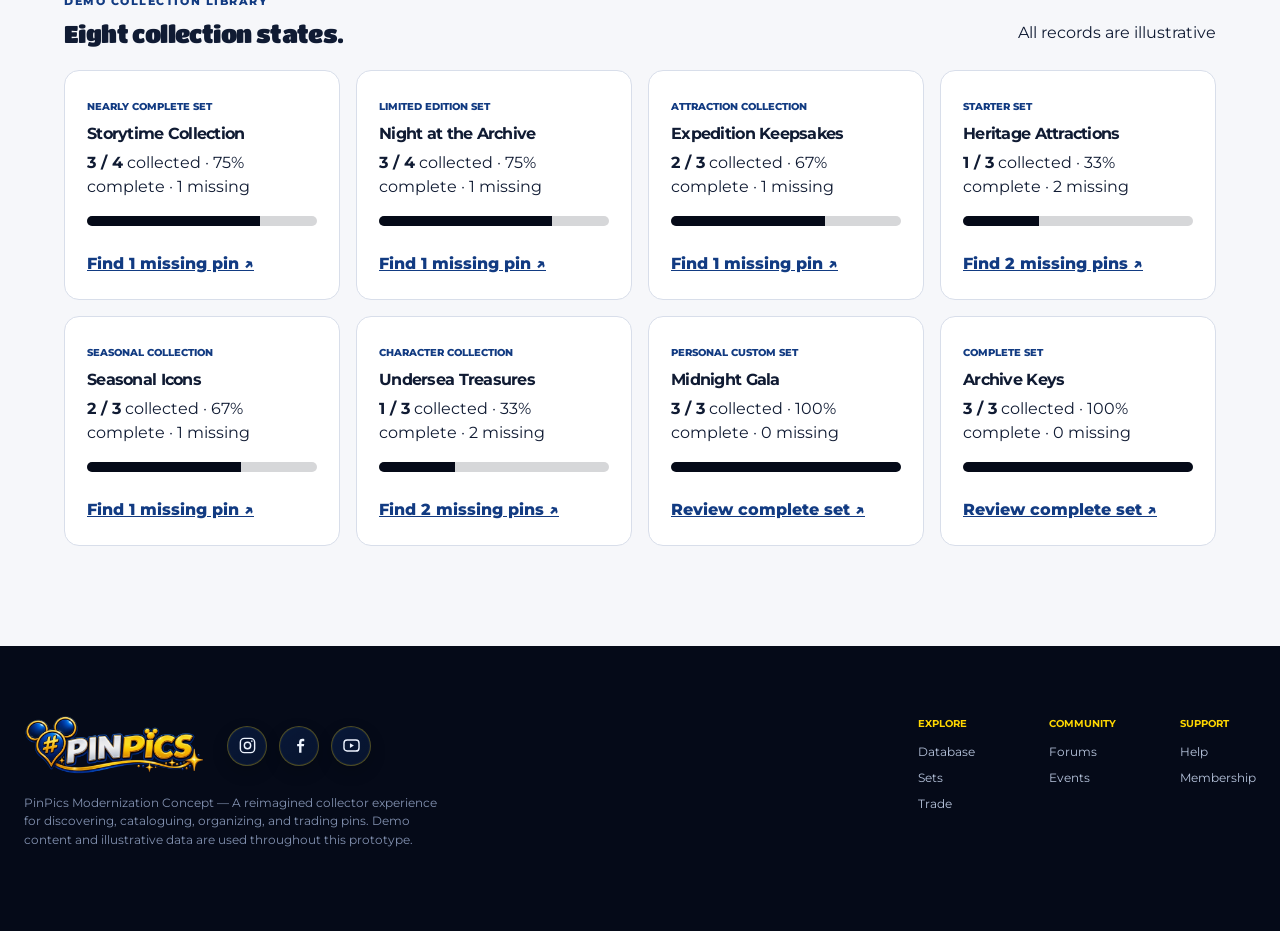
<file: pinpics/sets.html>
<!doctype html><html lang="en"><head><meta charset="utf-8"><meta name="viewport" content="width=device-width,initial-scale=1"><meta name="description" content="Storytime Collection and featured PinPics sets."><title>Sets | PinPics Modernization</title><link rel="icon" href="./assets/favicon/favicon.ico" sizes="any"><link rel="icon" type="image/png" sizes="48x48" href="./assets/favicon/favicon-48x48.png"><link rel="icon" type="image/png" sizes="32x32" href="./assets/favicon/favicon-32x32.png"><link rel="icon" type="image/png" sizes="16x16" href="./assets/favicon/favicon-16x16.png"><link rel="apple-touch-icon" sizes="180x180" href="./assets/favicon/apple-touch-icon.png"><link rel="canonical" href="https://collectivecursor.github.io/CCDemos/pinpics/sets.html"><meta property="og:type" content="website"><meta property="og:site_name" content="PinPics Modernization Concept"><meta property="og:title" content="Sets | PinPics Modernization"><meta property="og:description" content="Storytime Collection and featured PinPics sets."><meta property="og:url" content="https://collectivecursor.github.io/CCDemos/pinpics/sets.html"><meta property="og:image" content="https://collectivecursor.github.io/CCDemos/pinpics/assets/social/og-card.jpg"><meta property="og:image:width" content="1200"><meta property="og:image:height" content="630"><meta property="og:image:alt" content="Collector pins, gold hardware, and a ribbon arranged on a dark archival surface"><meta name="twitter:card" content="summary_large_image"><meta name="twitter:title" content="Sets | PinPics Modernization"><meta name="twitter:description" content="Storytime Collection and featured PinPics sets."><meta name="twitter:image" content="https://collectivecursor.github.io/CCDemos/pinpics/assets/social/og-card.jpg"><link rel="preconnect" href="https://fonts.googleapis.com"><link rel="preconnect" href="https://fonts.gstatic.com" crossorigin><link href="https://fonts.googleapis.com/css2?family=Montserrat:wght@400;500;600;700;800&family=Titan+One&display=swap" rel="stylesheet"><link rel="stylesheet" href="./styles.css?v=25"><script type="module" src="./app.mjs?v=9"></script></head>
<body data-page="sets"><a class="skip-link" href="#main">Skip to content</a>
<header class="site-header solid-header"><a class="site-logo header-logo" href="./index.html" aria-label="PinPics home"><picture><source srcset="./assets/branding/pinpics-logo-wide.webp" type="image/webp"><img src="./assets/branding/pinpics-logo-wide-600.png" alt="PinPics" width="600" height="200" decoding="async"></picture></a><nav class="desktop-nav" aria-label="Main navigation"><a href="./index.html">Discover</a><a href="./database.html">Database</a><a href="./sets.html" aria-current="page">Sets</a><a href="./trade.html">Trade</a><a href="./community.html">Community</a><a href="./events.html">Events</a><details class="more-menu"><summary>More</summary><div><a href="./help.html">Help</a><a href="./membership.html">Membership</a></div></details></nav><div class="header-actions"><a class="header-search" href="./database.html" aria-label="Search PinPics"><svg viewBox="0 0 24 24" aria-hidden="true" focusable="false"><circle cx="11" cy="11" r="6.5"></circle><path d="m16 16 4 4"></path></svg></a><button class="header-link" type="button" data-utility-trigger="add-pin" aria-expanded="false" aria-controls="utility-add-pin">Add pin</button><button class="icon-button" type="button" data-utility-trigger="notifications" aria-expanded="false" aria-controls="utility-notifications" aria-label="Notifications"><span>2</span></button><button class="profile-button" type="button" data-utility-trigger="profile" aria-expanded="false" aria-controls="utility-profile" aria-label="Open profile">JM</button><button class="menu-button" data-menu-toggle aria-label="Open site menu">☰</button></div></header>
  <div class="utility-panels"><section class="utility-panel" id="utility-add-pin" data-utility-panel="add-pin" hidden><p class="kicker">Add a record</p><h2>Preview a pin submission</h2><form id="add-pin-form"><button class="upload-placeholder" type="button" data-demo-action="Image upload is disabled in this local concept demo.">＋<span>Add pin image</span></button><label>PP number<input name="ppNumber" placeholder="PP# optional"></label><label>Pin title<input name="title" required placeholder="Name this pin"></label><button class="gold-button" type="submit">Preview submission</button></form><p class="panel-note">Nothing is uploaded or submitted in this concept demo.</p></section><section class="utility-panel" id="utility-notifications" data-utility-panel="notifications" hidden><p class="kicker">Notifications</p><h2>Collector updates</h2><button class="notification-item" type="button" data-notification><strong>Trade match found</strong><span>A collector matches two pins on your want list.</span></button><button class="notification-item" type="button" data-notification><strong>Storytime record updated</strong><span>New edition information was added to PP#150103.</span></button><button class="notification-item is-read" type="button" data-notification><strong>Toronto trading night</strong><span>The event begins September 12.</span></button></section><section class="utility-panel" id="utility-profile" data-utility-panel="profile" hidden><div class="profile-summary"><span>JM</span><div><p class="kicker">Collector profile</p><h2>Jamie M.</h2></div></div><dl class="profile-counts"><div><dt>Owned</dt><dd>248</dd></div><div><dt>Want</dt><dd>42</dd></div><div><dt>Trade</dt><dd>31</dd></div></dl><nav aria-label="Profile links"><a href="./sets.html">My collections</a><a href="./membership.html">Membership</a><a href="./help.html">Help &amp; settings</a></nav><button class="text-action" type="button" data-demo-action="Sign out is disabled in this local concept demo.">Sign out</button></section></div>
<aside class="site-drawer" id="site-drawer" hidden><a href="./index.html">Discover</a><a href="./database.html">Database</a><a href="./sets.html">Sets</a><a href="./trade.html">Trade</a><a href="./community.html">Community</a><a href="./events.html">Events</a><a href="./help.html">Help</a><a href="./membership.html">Membership</a></aside>
<main id="main"><section class="page-hero"><p class="eyebrow"><span></span>Collection progress</p><h1>Every set has a story.</h1><p>Turn a checklist into a living collector folio, then follow the missing chapters back into the database.</p></section>
<section class="storybook-section refined-storybook" id="storybook">
<div class="chapter-tabs" role="tablist" aria-label="Storytime chapters"><button data-chapter="beginnings" aria-selected="true">Chapter I</button><button data-chapter="adventures" aria-selected="false">Chapter II</button><button data-chapter="friendship" aria-selected="false">Chapter III</button><button data-chapter="finale" aria-selected="false">Chapter IV</button></div><div class="storybook collector-folio"><div class="book-page story-copy"><p class="eyebrow dark"><span></span>Storytime Collection</p><h2 id="chapter-title">Once upon a pin</h2><p id="chapter-copy">Nine Storytime pins are safely catalogued. Three chapters are still waiting to be found.</p><div class="progress-meta"><strong id="chapter-progress">9 of 12</strong><span id="chapter-percent">75% complete</span></div><div class="progress-track" id="chapter-progressbar" role="progressbar" aria-valuemin="0" aria-valuemax="12" aria-valuenow="9"><span></span></div><a class="button-link gold-button" href="./database.html?query=Storytime">Find 3 missing pins</a></div><div class="book-spine" aria-hidden="true"></div><div class="book-page story-slots" aria-label="Twelve Storytime pin slots"><span class="story-slot">I</span><span class="story-slot">II</span><span class="story-slot">III</span><span class="story-slot">IV</span><span class="story-slot">V</span><span class="story-slot">VI</span><span class="story-slot">VII</span><span class="story-slot">VIII</span><span class="story-slot">IX</span><span class="story-slot is-missing">?</span><span class="story-slot is-missing">?</span><span class="story-slot is-missing">?</span></div></div></section>
<section class="featured-sets page-section"><div class="section-heading"><div><p class="kicker">Featured sets</p><h2>Collect with a destination.</h2></div><a class="inline-link" href="./database.html">Browse all records ↗</a></div><div class="set-grid"><a class="set-card landscape-card" href="./database.html?query=Hidden%20Mickey"><img src="./assets/images/set-hidden-mickey.webp" alt="Original blue and gold pin collector still life" width="1672" height="941"><span>Park series</span><strong>Hidden Mickey</strong><small>1,249 pins</small></a><a class="set-card landscape-card" href="./database.html?query=WDI"><img src="./assets/images/set-wdi-profiles.webp" alt="Original archival profile-pin still life" width="1672" height="941"><span>Collector favourite</span><strong>WDI Profiles</strong><small>392 pins</small></a><a class="set-card landscape-card" href="./database.html?query=Auctions"><img src="./assets/images/set-disney-auctions.webp" alt="Original auction-catalogue pin still life" width="1672" height="941"><span>Heritage</span><strong>Disney Auctions</strong><small>814 pins</small></a><a class="set-card landscape-card" href="./database.html?query=Mystery"><img src="./assets/images/set-mystery-pins.webp" alt="Original mystery pin box still life" width="1672" height="941"><span>Open & discover</span><strong>Mystery Pins</strong><small>2,103 pins</small></a></div></section></main>
<footer class="site-footer"><div class="footer-lead"><div class="footer-brand-row"><a class="site-logo footer-logo" href="./index.html" aria-label="PinPics home"><picture><source srcset="./assets/branding/pinpics-logo-wide.webp" type="image/webp"><img src="./assets/branding/pinpics-logo-wide-600.png" alt="PinPics" width="600" height="200" decoding="async"></picture></a><nav class="footer-socials" aria-label="PinPics social media"><a href="https://www.instagram.com/pinpics_website_app_official/" target="_blank" rel="noopener noreferrer" aria-label="PinPics on Instagram" data-tooltip="Instagram"><svg viewBox="0 0 24 24" aria-hidden="true" focusable="false"><rect x="3" y="3" width="18" height="18" rx="5"></rect><circle cx="12" cy="12" r="4"></circle><circle cx="17.5" cy="6.5" r="1" class="social-dot"></circle></svg></a><a href="https://www.facebook.com/PinPics" target="_blank" rel="noopener noreferrer" aria-label="PinPics on Facebook" data-tooltip="Facebook"><svg viewBox="0 0 24 24" aria-hidden="true" focusable="false"><path d="M14.5 21v-8h3l.5-3h-3.5V8.1c0-.9.3-1.6 1.7-1.6H18V3.8c-.8-.1-1.6-.2-2.4-.2-2.5 0-4.1 1.5-4.1 4.3V10H9v3h2.5v8z"></path></svg></a><a href="https://www.youtube.com/channel/UCtvX5k9bU81vdVvPKUUzHHw" target="_blank" rel="noopener noreferrer" aria-label="PinPics on YouTube" data-tooltip="YouTube"><svg viewBox="0 0 24 24" aria-hidden="true" focusable="false"><rect x="2.5" y="5" width="19" height="14" rx="4"></rect><path d="m10 9 5 3-5 3z" class="social-play"></path></svg></a></nav></div><p>PinPics Modernization Concept — A reimagined collector experience for discovering, cataloguing, organizing, and trading pins. Demo content and illustrative data are used throughout this prototype.</p></div><div class="footer-links"><div><strong>Explore</strong><a href="./database.html">Database</a><a href="./sets.html">Sets</a><a href="./trade.html">Trade</a></div><div><strong>Community</strong><a href="./community.html">Forums</a><a href="./events.html">Events</a></div><div><strong>Support</strong><a href="./help.html">Help</a><a href="./membership.html">Membership</a></div></div></footer>
<nav class="mobile-nav" aria-label="Mobile navigation"><a href="./index.html">⌂<span>Home</span></a><a href="./database.html">⌕<span>Search</span></a><button data-demo-action="Photo scan is represented as a demo interaction.">◎<span>Scan</span></button><a href="./sets.html" aria-current="page">◇<span>Collections</span></a><button data-menu-toggle>○<span>More</span></button></nav><div class="toast" id="toast" role="status" aria-live="polite" hidden></div></body></html>
</file>
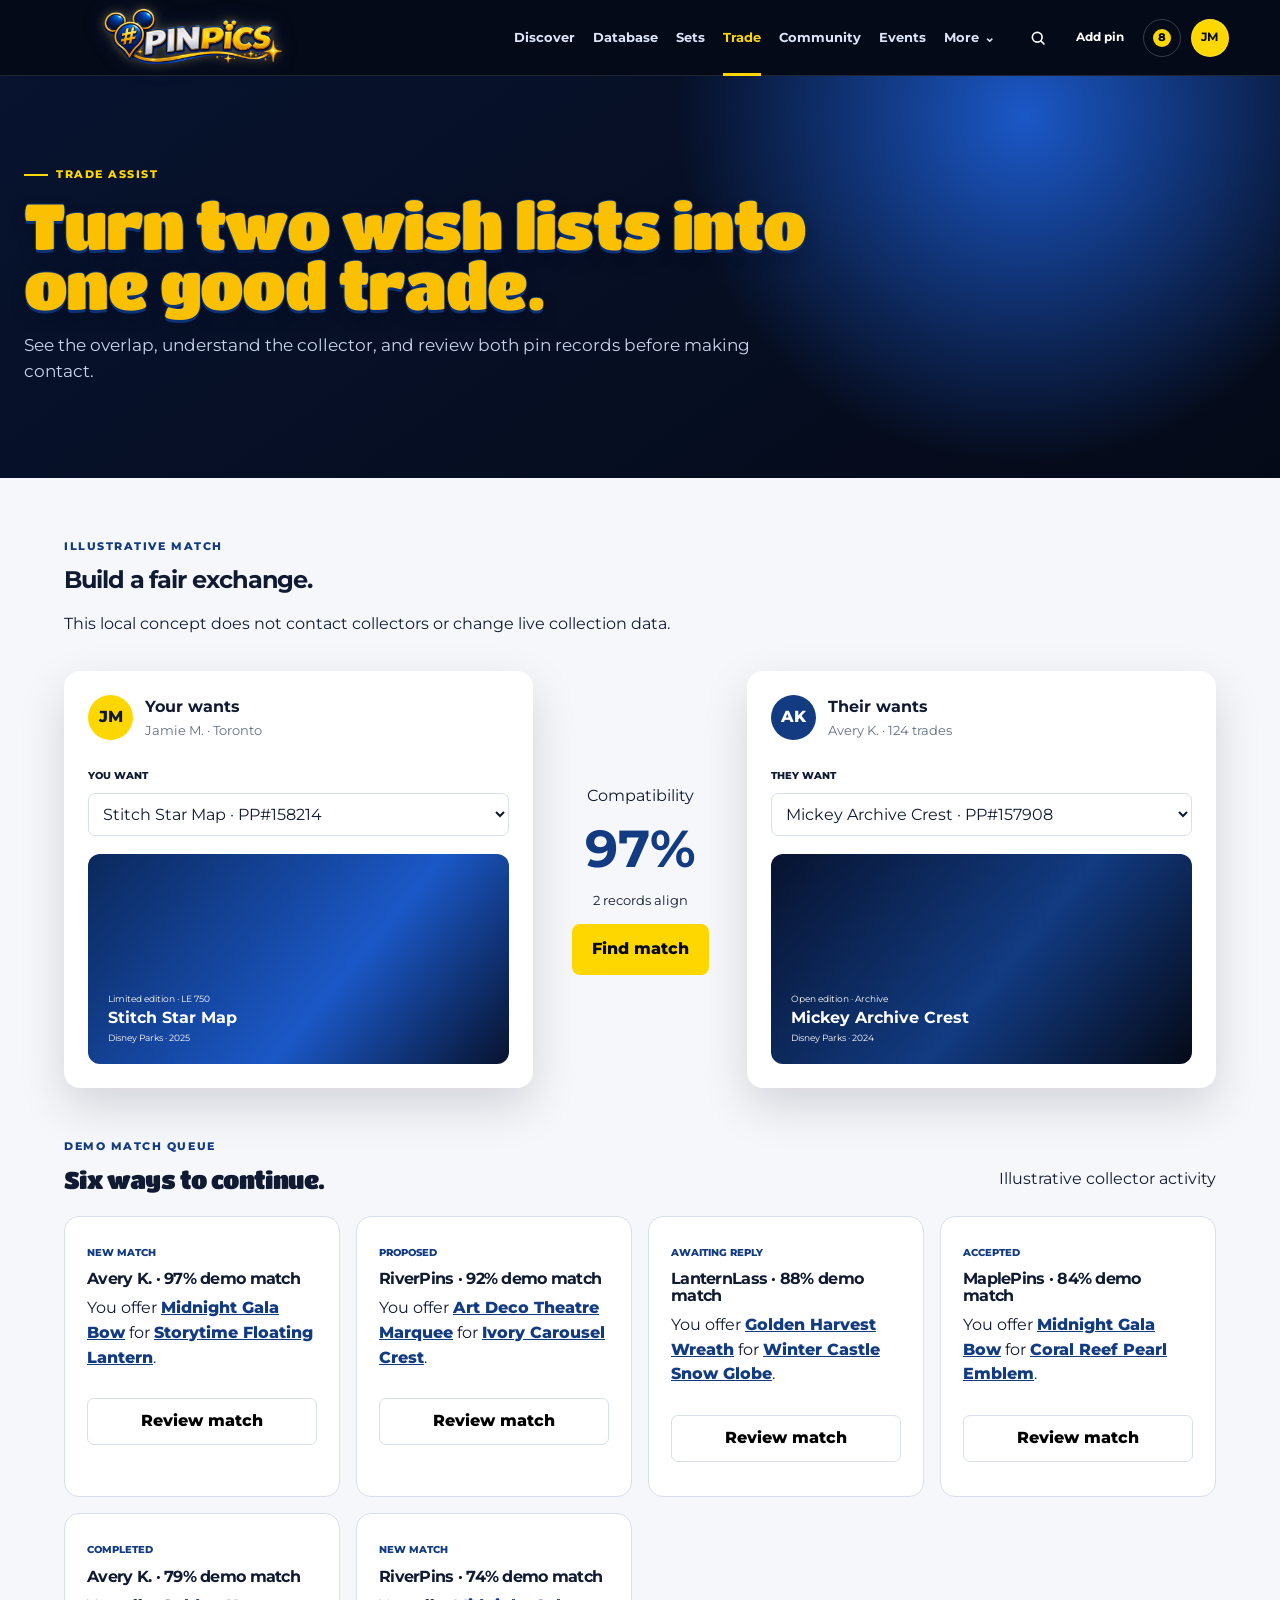
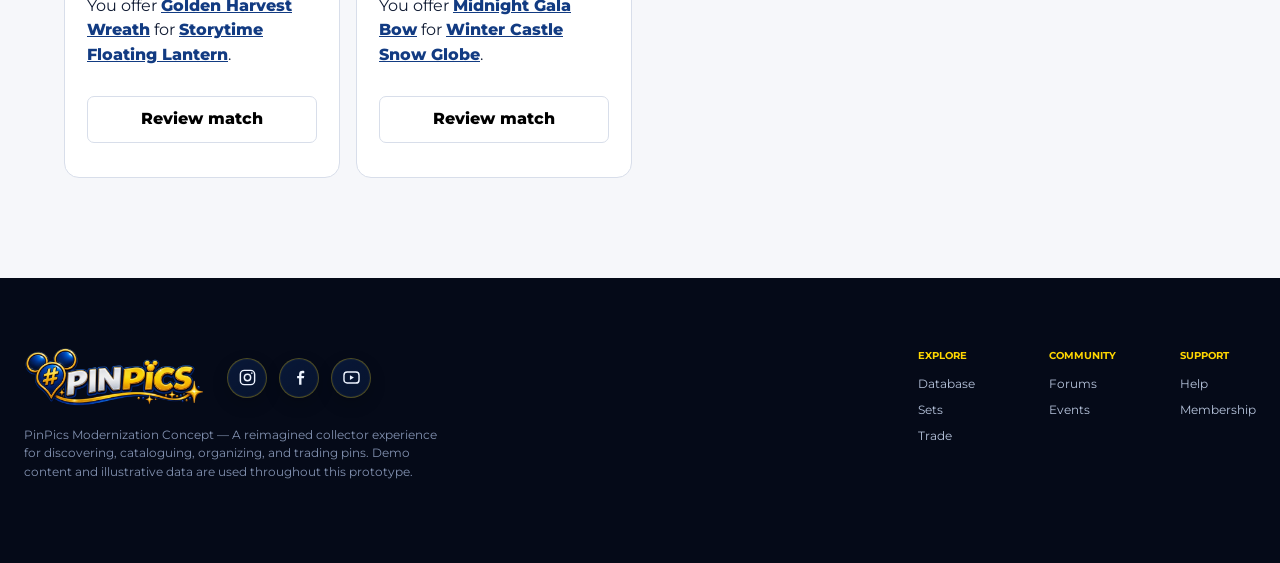
<file: pinpics/trade.html>
<!doctype html><html lang="en"><head><meta charset="utf-8"><meta name="viewport" content="width=device-width,initial-scale=1"><meta name="description" content="A modern PinPics Trade Assist concept."><title>Trade | PinPics Modernization</title><link rel="icon" href="./assets/favicon/favicon.ico" sizes="any"><link rel="icon" type="image/png" sizes="48x48" href="./assets/favicon/favicon-48x48.png"><link rel="icon" type="image/png" sizes="32x32" href="./assets/favicon/favicon-32x32.png"><link rel="icon" type="image/png" sizes="16x16" href="./assets/favicon/favicon-16x16.png"><link rel="apple-touch-icon" sizes="180x180" href="./assets/favicon/apple-touch-icon.png"><link rel="canonical" href="https://collectivecursor.github.io/CCDemos/pinpics/trade.html"><meta property="og:type" content="website"><meta property="og:site_name" content="PinPics Modernization Concept"><meta property="og:title" content="Trade | PinPics Modernization"><meta property="og:description" content="A modern PinPics Trade Assist concept."><meta property="og:url" content="https://collectivecursor.github.io/CCDemos/pinpics/trade.html"><meta property="og:image" content="https://collectivecursor.github.io/CCDemos/pinpics/assets/social/og-card.jpg"><meta property="og:image:width" content="1200"><meta property="og:image:height" content="630"><meta property="og:image:alt" content="Collector pins, gold hardware, and a ribbon arranged on a dark archival surface"><meta name="twitter:card" content="summary_large_image"><meta name="twitter:title" content="Trade | PinPics Modernization"><meta name="twitter:description" content="A modern PinPics Trade Assist concept."><meta name="twitter:image" content="https://collectivecursor.github.io/CCDemos/pinpics/assets/social/og-card.jpg"><link rel="preconnect" href="https://fonts.googleapis.com"><link rel="preconnect" href="https://fonts.gstatic.com" crossorigin><link href="https://fonts.googleapis.com/css2?family=Montserrat:wght@400;500;600;700;800&family=Titan+One&display=swap" rel="stylesheet"><link rel="stylesheet" href="./styles.css?v=25"><script type="module" src="./app.mjs?v=9"></script></head><body data-page="trade"><a class="skip-link" href="#main">Skip to content</a>
<header class="site-header solid-header"><a class="site-logo header-logo" href="./index.html" aria-label="PinPics home"><picture><source srcset="./assets/branding/pinpics-logo-wide.webp" type="image/webp"><img src="./assets/branding/pinpics-logo-wide-600.png" alt="PinPics" width="600" height="200" decoding="async"></picture></a><nav class="desktop-nav" aria-label="Main navigation"><a href="./index.html">Discover</a><a href="./database.html">Database</a><a href="./sets.html">Sets</a><a href="./trade.html" aria-current="page">Trade</a><a href="./community.html">Community</a><a href="./events.html">Events</a><details class="more-menu"><summary>More</summary><div><a href="./help.html">Help</a><a href="./membership.html">Membership</a></div></details></nav><div class="header-actions"><a class="header-search" href="./database.html" aria-label="Search PinPics"><svg viewBox="0 0 24 24" aria-hidden="true" focusable="false"><circle cx="11" cy="11" r="6.5"></circle><path d="m16 16 4 4"></path></svg></a><button class="header-link" type="button" data-utility-trigger="add-pin" aria-expanded="false" aria-controls="utility-add-pin">Add pin</button><button class="icon-button" type="button" data-utility-trigger="notifications" aria-expanded="false" aria-controls="utility-notifications" aria-label="Notifications"><span>2</span></button><button class="profile-button" type="button" data-utility-trigger="profile" aria-expanded="false" aria-controls="utility-profile" aria-label="Open profile">JM</button><button class="menu-button" data-menu-toggle aria-label="Open site menu">☰</button></div></header>
  <div class="utility-panels"><section class="utility-panel" id="utility-add-pin" data-utility-panel="add-pin" hidden><p class="kicker">Add a record</p><h2>Preview a pin submission</h2><form id="add-pin-form"><button class="upload-placeholder" type="button" data-demo-action="Image upload is disabled in this local concept demo.">＋<span>Add pin image</span></button><label>PP number<input name="ppNumber" placeholder="PP# optional"></label><label>Pin title<input name="title" required placeholder="Name this pin"></label><button class="gold-button" type="submit">Preview submission</button></form><p class="panel-note">Nothing is uploaded or submitted in this concept demo.</p></section><section class="utility-panel" id="utility-notifications" data-utility-panel="notifications" hidden><p class="kicker">Notifications</p><h2>Collector updates</h2><button class="notification-item" type="button" data-notification><strong>Trade match found</strong><span>A collector matches two pins on your want list.</span></button><button class="notification-item" type="button" data-notification><strong>Storytime record updated</strong><span>New edition information was added to PP#150103.</span></button><button class="notification-item is-read" type="button" data-notification><strong>Toronto trading night</strong><span>The event begins September 12.</span></button></section><section class="utility-panel" id="utility-profile" data-utility-panel="profile" hidden><div class="profile-summary"><span>JM</span><div><p class="kicker">Collector profile</p><h2>Jamie M.</h2></div></div><dl class="profile-counts"><div><dt>Owned</dt><dd>248</dd></div><div><dt>Want</dt><dd>42</dd></div><div><dt>Trade</dt><dd>31</dd></div></dl><nav aria-label="Profile links"><a href="./sets.html">My collections</a><a href="./membership.html">Membership</a><a href="./help.html">Help &amp; settings</a></nav><button class="text-action" type="button" data-demo-action="Sign out is disabled in this local concept demo.">Sign out</button></section></div>
<aside class="site-drawer" id="site-drawer" hidden><a href="./index.html">Discover</a><a href="./database.html">Database</a><a href="./sets.html">Sets</a><a href="./trade.html">Trade</a><a href="./community.html">Community</a><a href="./events.html">Events</a><a href="./help.html">Help</a><a href="./membership.html">Membership</a></aside>
<main id="main"><section class="page-hero trade-hero"><p class="eyebrow"><span></span>Trade Assist</p><h1>Turn two wish lists into one good trade.</h1><p>See the overlap, understand the collector, and review both pin records before making contact.</p></section><section class="page-section trade-workspace" aria-labelledby="trade-title"><div class="trade-intro"><p class="kicker">Illustrative match</p><h2 id="trade-title">Build a fair exchange.</h2><p>This local concept does not contact collectors or change live collection data.</p></div><div class="trade-builder"><article class="trade-side"><div class="collector-row"><span class="avatar">JM</span><div><strong>Your wants</strong><small>Jamie M. · Toronto</small></div></div><label for="your-want">You want</label><select id="your-want"><option>Stitch Star Map · PP#158214</option><option>Elsa Winter Emblem · PP#156772</option></select><div class="trade-pin-preview hero-art"><span>Limited edition · LE 750</span><strong>Stitch Star Map</strong><small>Disney Parks · 2025</small></div></article><div class="compatibility" aria-label="Compatibility score"><span>Compatibility</span><strong>97%</strong><small>2 records align</small><button class="gold-button" id="find-match" type="button">Find match</button></div><article class="trade-side"><div class="collector-row"><span class="avatar alt">AK</span><div><strong>Their wants</strong><small>Avery K. · 124 trades</small></div></div><label for="their-want">They want</label><select id="their-want"><option>Mickey Archive Crest · PP#157908</option><option>Moana Wayfinder · PP#155431</option></select><div class="trade-pin-preview finale-art"><span>Open edition · Archive</span><strong>Mickey Archive Crest</strong><small>Disney Parks · 2024</small></div></article></div><div class="trade-result" id="trade-result" role="status" hidden><div><span class="match-check">✓</span><div><strong>Strong demo match found</strong><p>Your selected pins create a two-way match. Review edition details and condition before any live trade.</p></div></div><a href="./pin-detail.html?id=pp-158214">Review related pin information</a></div></section></main>
<footer class="site-footer"><div class="footer-lead"><div class="footer-brand-row"><a class="site-logo footer-logo" href="./index.html" aria-label="PinPics home"><picture><source srcset="./assets/branding/pinpics-logo-wide.webp" type="image/webp"><img src="./assets/branding/pinpics-logo-wide-600.png" alt="PinPics" width="600" height="200" decoding="async"></picture></a><nav class="footer-socials" aria-label="PinPics social media"><a href="https://www.instagram.com/pinpics_website_app_official/" target="_blank" rel="noopener noreferrer" aria-label="PinPics on Instagram" data-tooltip="Instagram"><svg viewBox="0 0 24 24" aria-hidden="true" focusable="false"><rect x="3" y="3" width="18" height="18" rx="5"></rect><circle cx="12" cy="12" r="4"></circle><circle cx="17.5" cy="6.5" r="1" class="social-dot"></circle></svg></a><a href="https://www.facebook.com/PinPics" target="_blank" rel="noopener noreferrer" aria-label="PinPics on Facebook" data-tooltip="Facebook"><svg viewBox="0 0 24 24" aria-hidden="true" focusable="false"><path d="M14.5 21v-8h3l.5-3h-3.5V8.1c0-.9.3-1.6 1.7-1.6H18V3.8c-.8-.1-1.6-.2-2.4-.2-2.5 0-4.1 1.5-4.1 4.3V10H9v3h2.5v8z"></path></svg></a><a href="https://www.youtube.com/channel/UCtvX5k9bU81vdVvPKUUzHHw" target="_blank" rel="noopener noreferrer" aria-label="PinPics on YouTube" data-tooltip="YouTube"><svg viewBox="0 0 24 24" aria-hidden="true" focusable="false"><rect x="2.5" y="5" width="19" height="14" rx="4"></rect><path d="m10 9 5 3-5 3z" class="social-play"></path></svg></a></nav></div><p>PinPics Modernization Concept — A reimagined collector experience for discovering, cataloguing, organizing, and trading pins. Demo content and illustrative data are used throughout this prototype.</p></div><div class="footer-links"><div><strong>Explore</strong><a href="./database.html">Database</a><a href="./sets.html">Sets</a><a href="./trade.html">Trade</a></div><div><strong>Community</strong><a href="./community.html">Forums</a><a href="./events.html">Events</a></div><div><strong>Support</strong><a href="./help.html">Help</a><a href="./membership.html">Membership</a></div></div></footer>
<nav class="mobile-nav" aria-label="Mobile navigation"><a href="./index.html">⌂<span>Home</span></a><a href="./database.html">⌕<span>Search</span></a><button data-demo-action="Photo scan is represented as a demo interaction.">◎<span>Scan</span></button><a href="./sets.html">◇<span>Collections</span></a><button data-menu-toggle>○<span>More</span></button></nav><div class="toast" id="toast" role="status" aria-live="polite" hidden></div></body></html>
</file>
<file: pinpics/styles.css>
@charset "UTF-8";
:root{--color-midnight:#050a18;--color-navy:#091a3b;--color-royal:#123b82;--color-blue:#1b58c7;--color-gold:#ffd700;--color-logo-gold:#fbc001;--color-cream:#f5f3ec;--color-ink:#101b33;--color-muted:#63708a;--color-line:#d8deea;--font-ui:"Montserrat",Arial,sans-serif;--font-display:"Titan One","Arial Rounded MT Bold",sans-serif;--shadow:0 18px 48px rgba(3,9,25,.14);--radius:18px;--hero-title-size:clamp(48px,5vw,68px);--hero-title-line:.93;--hero-title-tracking:-.025em;--hero-title-color:#fbc001;--hero-title-shadow:-1px 0 0 #0b3277,1px 0 0 #0b3277,0 -1px 0 #0b3277,0 3px 0 #0b3277,0 7px 16px rgba(3,10,28,.26);--max:1440px;--header-gutter:clamp(20px,4vw,64px);--hero-gutter:clamp(24px,8vw,128px)}
*{box-sizing:border-box}html{scroll-behavior:smooth}body{margin:0;background:#f6f7fa;color:var(--color-ink);font-family:var(--font-ui);line-height:1.55}img{display:block;max-width:100%}a{color:inherit}button,input,select{font:inherit}button,a,summary{touch-action:manipulation}button{cursor:pointer}.sr-only{position:absolute;width:1px;height:1px;overflow:hidden;clip:rect(0 0 0 0);white-space:nowrap}.skip-link{position:fixed;z-index:1000;left:16px;top:12px;transform:translateY(-150%);background:var(--color-gold);color:var(--color-midnight);padding:10px 16px;font-weight:800;border-radius:8px}.skip-link:focus{transform:none}:focus-visible{outline:3px solid var(--color-gold);outline-offset:3px}
.site-header{height:76px;display:flex;align-items:center;gap:24px;padding:0 var(--header-gutter);background:rgba(5,10,24,.94);color:#fff;position:absolute;z-index:50;top:0;left:0;right:0;border-bottom:1px solid rgba(255,255,255,.11);backdrop-filter:blur(18px)}.solid-header{position:relative;background:var(--color-midnight)}.brand{display:inline-flex;align-items:center;gap:10px;text-decoration:none;font-weight:800;font-size:21px;letter-spacing:-.04em;white-space:nowrap}.brand-mark{width:28px;height:28px;border:2px solid var(--color-gold);border-radius:50%;position:relative;display:block}.brand-mark:before,.brand-mark:after{content:"";position:absolute;width:9px;height:9px;border:2px solid var(--color-gold);border-radius:50%;top:-7px}.brand-mark:before{left:0}.brand-mark:after{right:0}.brand-mark span{position:absolute;inset:7px;border-radius:50%;background:var(--color-gold)}.desktop-nav{display:flex;align-items:center;gap:clamp(18px,1.35vw,24px);margin-left:auto;margin-right:0;white-space:nowrap;font-size:13px;font-weight:700}.desktop-nav>a,.more-menu>summary{color:#dce5f8;text-decoration:none;list-style:none;padding:28px 0 25px;border-bottom:3px solid transparent}.desktop-nav>[aria-current="page"]{color:var(--color-gold);border-bottom-color:var(--color-gold)}
/* The More panel is a white surface: gold would land at 1.4:1 there. */
.more-menu>div a[aria-current="page"]{color:var(--color-royal);font-weight:700;background:rgba(18,59,130,.08)}
.more-menu:has([aria-current="page"])>summary{color:var(--color-gold);border-bottom-color:var(--color-gold)}.more-menu{position:relative}.more-menu summary::-webkit-details-marker{display:none}.more-menu summary:after{content:"⌄";margin-left:5px}.more-menu>div{position:absolute;top:66px;right:-18px;width:170px;padding:10px;background:#fff;color:var(--color-ink);border-radius:12px;box-shadow:var(--shadow)}.more-menu>div a{display:block;text-decoration:none;padding:10px;border-radius:7px}.header-actions{display:flex;align-items:center;gap:10px;flex-shrink:0}.header-actions button,.header-search{border:0;background:transparent;color:#fff;text-decoration:none;font-size:12px;font-weight:700}.header-link,.header-search{padding:9px}.icon-button,.profile-button,.menu-button{width:38px;height:38px;border:1px solid rgba(255,255,255,.2)!important;border-radius:50%}.icon-button span{background:var(--color-gold);color:var(--color-midnight);border-radius:10px;padding:1px 5px}.profile-button{background:var(--color-gold)!important;color:var(--color-midnight)!important}.menu-button{display:none}.site-drawer{position:fixed;z-index:80;top:76px;right:12px;width:min(320px,calc(100vw - 24px));background:#fff;padding:14px;border-radius:0 0 16px 16px;box-shadow:var(--shadow)}.site-drawer a{display:block;text-decoration:none;font-weight:700;padding:12px;border-bottom:1px solid var(--color-line)}
.hero{height:min(720px,82vh);min-height:620px;position:relative;color:#fff;overflow:hidden}.panorama{position:absolute;inset:0}.panorama img{width:100%;height:100%;object-fit:cover}.hero-panorama img{object-position:right center}.hero-shade,.finale-shade{position:absolute;inset:0;background:linear-gradient(90deg,rgba(4,10,30,.94) 0%,rgba(4,10,30,.78) 20%,rgba(4,10,30,.38) 36%,rgba(4,10,30,.08) 56%,transparent 72%),linear-gradient(0deg,rgba(5,10,24,.52),transparent 48%)}.hero-copy{position:relative;z-index:2;width:min(780px,84vw);padding-top:clamp(150px,20vh,210px);margin-left:var(--hero-gutter)}.eyebrow,.kicker{margin:0 0 12px;text-transform:uppercase;letter-spacing:.14em;font-size:11px;font-weight:800}.eyebrow{color:var(--color-gold);display:flex;align-items:center;gap:8px}.eyebrow>span{width:24px;height:2px;background:currentColor}.eyebrow.dark{color:var(--color-royal)}h1,h2,h3,h4,p{margin-top:0}h1,h2,h3,h4{line-height:1.05;letter-spacing:-.045em}
/* Display tier: every page-level heading now uses the hero/logo face.
   Titan One is a single-weight display face, so it needs its own tracking
   and a looser line-height than the Montserrat headings it replaces.
   Card, panel and calendar headings stay in Montserrat for legibility. */
h1,
.section-heading h2,
.results-heading h2,
.results-heading h3,
.tier-card>h2,
.finale h2{font-family:var(--font-display);font-weight:400;letter-spacing:-.025em;line-height:1}
h1{font-size:clamp(42px,5.4vw,78px);margin-bottom:18px}.hero h1{color:var(--color-gold)}.hero-intro{font-size:clamp(16px,1.5vw,20px);max-width:600px;color:#dbe5fa}.hero-search{height:56px;display:flex;max-width:560px;margin:28px 0 16px;background:#fff;border:1px solid rgba(255,255,255,.5);border-radius:10px;padding:5px}.hero-search input{min-width:0;flex:1;border:0;padding:0 14px;color:var(--color-ink);background:transparent}.hero-search button{width:48px;border:0;border-radius:7px;background:var(--color-gold);color:var(--color-midnight);font-weight:900}.hero-primary,.button-link,.gold-button,.dark-button{display:inline-flex;align-items:center;justify-content:center;border:0;border-radius:8px;padding:13px 20px;text-decoration:none;font-weight:800}.hero-primary,.gold-button{background:var(--color-gold);color:var(--color-midnight)}.hero-actions{display:flex;gap:26px;margin-top:18px}.text-action{border:0;background:transparent;color:inherit;padding:0;text-decoration:underline;text-underline-offset:4px;font-weight:700}.credibility{position:relative;z-index:5;width:min(1060px,calc(100% - 48px));margin:-58px auto 0;background:rgba(7,18,45,.97);color:#fff;border:1px solid rgba(255,215,0,.3);border-radius:14px;box-shadow:var(--shadow);display:grid;grid-template-columns:repeat(3,1fr);padding:24px 34px}.credibility .metric{padding:0 28px;border-right:1px solid rgba(255,255,255,.14)}.credibility .metric:nth-child(3){border:0}.credibility strong,.credibility span{display:block;color:var(--color-gold)}.credibility strong{font-size:27px}.credibility span{font-size:11px;font-weight:800;text-transform:uppercase;letter-spacing:.09em}.credibility>p{grid-column:1/-1;margin:10px 28px 0;font-size:10px;color:#94a5c8}
.database-section,.page-section,.database-workspace{max-width:var(--max);margin:auto;padding:100px clamp(20px,5vw,76px)}.section-heading,.results-heading{display:flex;justify-content:space-between;align-items:end;gap:28px}.section-heading h2,.results-heading h2,.results-heading h3{margin-bottom:0}.section-heading h2{font-size:clamp(33px,4vw,58px)}.split-heading>p{max-width:520px;color:var(--color-muted)}.results-heading{margin:50px 0 24px}.kicker{color:var(--color-royal)}.inline-link{font-size:13px;font-weight:800;color:var(--color-royal)}.pin-grid{display:grid;grid-template-columns:repeat(4,minmax(0,1fr));gap:22px}.pin-card{min-width:0;background:#fff;border-radius:14px;overflow:hidden;box-shadow:0 8px 22px rgba(7,19,45,.09);border:1px solid #e1e5ed}.pin-art{position:relative;aspect-ratio:4/3;background-size:cover;background-position:var(--art-position,50% 50%);background-color:#0b285b}/* Imageless-pin fallbacks. The panorama art they used to reference was retired,
   so these are gradient-only — no request, nothing to 404. */
.hero-art{background-image:linear-gradient(130deg,#0b285b,#1b58c7 60%,#07132f)}.finale-art{background-image:linear-gradient(130deg,#07132f,#123b82 55%,#050a18)}.rarity-badge{position:absolute;left:10px;top:10px;background:rgba(5,10,24,.88);color:#fff;border-radius:50px;padding:5px 8px;font-size:9px;font-weight:800;text-transform:uppercase}.save-button{position:absolute;right:10px;top:10px;width:32px;height:32px;border:0;border-radius:50%;background:#fff;color:var(--color-royal);font-size:20px}.save-button[aria-pressed="true"]{background:var(--color-gold);color:var(--color-midnight)}.pin-card-body{padding:16px}.pin-title-link{text-decoration:none}.pin-card h4{font-size:16px;margin-bottom:7px}.pin-set{color:var(--color-royal);font-size:11px;font-weight:800;margin-bottom:5px}.pin-meta{color:var(--color-muted);font-size:10px;margin-bottom:0}.compare-control{position:absolute;left:10px;bottom:10px;background:#fff;padding:5px 8px;border-radius:7px;font-size:9px;font-weight:800}
.storytime-banner{position:relative;width:min(1320px,calc(100% - 48px));min-height:clamp(500px,40vw,528px);margin:0 auto 90px;overflow:hidden;border-radius:20px;background:var(--color-midnight);box-shadow:0 18px 42px rgba(5,10,24,.16);color:#fff}.storytime-banner__media{position:absolute;inset:0}.storytime-banner__media source{display:none}.storytime-banner img{display:block;width:100%;height:100%;object-fit:cover;object-position:center}.storytime-shade{position:absolute;z-index:1;inset:0;background:linear-gradient(90deg,rgba(5,10,24,.92) 0%,rgba(5,10,24,.84) 24%,rgba(5,10,24,.52) 42%,rgba(5,10,24,.08) 62%,transparent 76%)}.storytime-content{position:relative;z-index:2;display:flex;flex-direction:column;justify-content:center;width:min(520px,48%);min-height:inherit;padding:46px 0 42px clamp(44px,6.4vw,92px)}.storytime-label{display:flex;align-items:center;gap:12px;margin:0 0 18px;color:var(--color-gold);font-size:11px;font-weight:800;letter-spacing:.1em;white-space:nowrap}.storytime-label span{width:30px;height:1px;background:currentColor;box-shadow:0 0 7px currentColor}.storytime-banner h2{margin:0 0 24px;font-family:var(--font-display);font-size:clamp(38px,4.15vw,58px);font-weight:400;line-height:.98;letter-spacing:-.025em;color:#fff;text-shadow:0 3px 0 #082765,0 10px 24px rgba(0,0,0,.42)}.storytime-line{display:block;white-space:nowrap}.storytime-banner h2 em{color:var(--color-gold);font:inherit}.storytime-description{margin:0 0 21px;color:#f2f5fb;font-size:15px;line-height:1.7;text-shadow:0 2px 10px rgba(0,0,0,.8)}.storytime-cta{display:inline-flex;align-items:center;align-self:flex-start;gap:18px;color:var(--color-gold);font-size:14px;font-weight:800;letter-spacing:.06em;text-decoration:none}.storytime-cta span{font-size:24px;line-height:1;transition:transform .2s ease}.storytime-cta:hover span,.storytime-cta:focus-visible span{transform:translateX(5px)}.storytime-chapters{display:flex;gap:12px;margin-top:27px}.storytime-chapters a{display:grid;place-items:center;width:64px;height:64px;border:1px solid var(--color-gold);border-radius:50%;background:rgba(5,10,24,.78);color:var(--color-gold);font-family:Georgia,serif;font-size:23px;text-decoration:none;box-shadow:inset 0 0 14px rgba(27,88,199,.2),0 0 12px rgba(255,215,0,.08);transition:color .2s ease,background .2s ease,box-shadow .2s ease,transform .2s ease}.storytime-chapters a:hover,.storytime-chapters a:focus-visible{background:var(--color-gold);color:var(--color-midnight);box-shadow:0 0 20px rgba(255,215,0,.26);transform:translateY(-2px)}.storytime-chapters .is-missing{border-style:dashed}
@media(max-width:900px){.storytime-banner{min-height:500px}.storytime-content{width:min(430px,60%);padding-left:44px}.storytime-banner h2{font-size:40px}.storytime-chapters a{width:56px;height:56px}.storytime-banner img{object-position:left center}}
@media(max-width:720px){.storytime-banner{width:calc(100% - 28px);min-height:640px;margin-bottom:70px}.storytime-content{width:100%;min-height:640px;justify-content:flex-start;padding:58px 22px 32px}.storytime-banner img{object-position:66% center}.storytime-shade{background:linear-gradient(180deg,rgba(5,10,24,.94) 0%,rgba(5,10,24,.84) 44%,rgba(5,10,24,.44) 72%,rgba(5,10,24,.18) 100%)}.storytime-label{gap:8px;font-size:9px}.storytime-label span{width:18px}.storytime-banner h2{font-size:clamp(24px,7vw,30px);margin-bottom:20px}.storytime-description{font-size:13px}.storytime-cta{font-size:12px}.storytime-chapters{gap:10px;margin-top:24px}.storytime-chapters a{width:54px;height:54px;font-size:20px}}
.finale{height:520px;position:relative;isolation:isolate;color:#fff;overflow:hidden;background:var(--color-midnight)}.finale-panorama img{object-position:center center}.finale-shade{z-index:1;background:linear-gradient(90deg,rgba(5,10,24,.98) 0%,rgba(5,10,24,.9) 25%,rgba(5,10,24,.58) 45%,rgba(5,10,24,.14) 66%,rgba(5,10,24,.06) 100%),linear-gradient(0deg,#050a18 0%,rgba(5,10,24,.72) 12%,rgba(5,10,24,.18) 38%,transparent 58%)}.finale-copy{position:relative;z-index:2;display:flex;min-height:520px;width:min(590px,80vw);margin-left:clamp(24px,8vw,128px);padding:82px 0 76px;flex-direction:column;justify-content:center}.finale-copy>p:not(.eyebrow){max-width:560px;color:#f1f4fb}.finale h2{max-width:590px;font-size:clamp(40px,5vw,68px);color:var(--color-gold)}
.page-hero{background:radial-gradient(circle at 80% 10%,#1b58c7 0,transparent 32%),linear-gradient(145deg,#07132f,var(--color-midnight));color:#fff;padding:90px max(24px,calc((100% - 1290px)/2)) 76px}.page-hero h1{max-width:880px;font-family:var(--font-display);font-size:var(--hero-title-size);font-weight:400;line-height:var(--hero-title-line);letter-spacing:var(--hero-title-tracking);color:var(--hero-title-color);text-shadow:var(--hero-title-shadow)}.page-hero>p:last-child{max-width:760px;color:#cad5eb;font-size:17px}.compact-page-hero{padding-top:70px;padding-bottom:54px}.database-workspace{display:grid;grid-template-columns:250px 1fr;align-items:start;gap:36px;padding-top:56px}.filter-panel{background:#fff;border-radius:14px;padding:20px;box-shadow:0 7px 22px rgba(7,19,45,.08);position:sticky;top:18px}.filter-title{display:flex;align-items:center;justify-content:space-between}.filter-title h2{font-size:20px;margin:0}.filter-title button{display:none}.filter-panel label{display:block;font-size:10px;font-weight:800;text-transform:uppercase;letter-spacing:.05em;margin-top:15px}.filter-panel input,.filter-panel select,.trade-side select,.event-toolbar input,.event-toolbar select{width:100%;margin-top:6px;border:1px solid var(--color-line);border-radius:7px;background:#fff;padding:10px;color:var(--color-ink)}.filter-panel .check-line{display:flex;align-items:center;gap:8px;text-transform:none}.check-line input{width:auto;margin:0}.filter-actions{display:flex;gap:8px;margin-top:20px}.filter-actions button{flex:1;border:1px solid var(--color-line);padding:10px;border-radius:7px}.database-results .results-heading{margin:0 0 24px}.empty-results{grid-column:1/-1;background:#fff;padding:50px;text-align:center}.compare-tray{position:fixed;z-index:45;left:50%;bottom:24px;transform:translateX(-50%);width:min(720px,calc(100% - 32px));background:var(--color-midnight);color:#fff;padding:15px 18px;border-radius:14px;box-shadow:var(--shadow);display:flex;align-items:center;gap:16px}.compare-tray[hidden]{display:none}.compare-tray>div:first-child{display:flex;flex-direction:column}.compare-tray>div:nth-child(2){display:flex;gap:6px;flex:1}.compare-tray span{font-size:10px}.compare-tray [data-compare-list] span{background:#17264a;padding:7px;border-radius:6px}.compare-tray button{border:0;border-radius:6px;padding:8px;background:var(--color-gold);font-weight:800}.detail-page{max-width:1280px;margin:auto;padding:38px 28px 100px}.breadcrumbs{display:flex;gap:10px;font-size:12px;margin-bottom:28px}.pin-detail{display:grid;grid-template-columns:minmax(320px,1fr) 1fr;gap:50px}.detail-art{aspect-ratio:4/3;border-radius:18px}.detail-copy h1{font-size:clamp(36px,5vw,64px)}.pin-facts{display:grid;grid-template-columns:1fr 1fr;border-top:1px solid var(--color-line);margin:30px 0}.pin-facts div{padding:16px 0;border-bottom:1px solid var(--color-line)}.pin-facts dt{font-size:10px;text-transform:uppercase;font-weight:800;color:var(--color-muted)}.pin-facts dd{margin:4px 0 0;font-weight:700}.detail-actions{display:flex;gap:8px}.detail-actions button{border:1px solid var(--color-royal);background:#fff;color:var(--color-royal);padding:10px 18px;border-radius:8px;font-weight:800}.detail-actions [aria-pressed="true"]{background:var(--color-royal);color:#fff}.premium-preview{margin-top:22px;padding:18px;background:#fff7c7;border-left:4px solid var(--color-gold)}.premium-preview span{font-size:10px;font-weight:800;text-transform:uppercase}.premium-preview p{margin:4px 0 0}.related-records{grid-column:1/-1}.mini-record-grid{display:grid;grid-template-columns:repeat(4,1fr);gap:12px}.mini-record-grid a{padding:16px;background:#fff;text-decoration:none;border-radius:10px}.mini-record-grid span{display:block;font-size:11px;color:var(--color-muted)}
.storybook-section{background:var(--color-gold);padding:42px max(24px,calc((100% - 1320px)/2)) 90px}.chapter-tabs{display:flex;gap:8px;overflow:auto;margin-bottom:20px}.chapter-tabs button{border:1px solid var(--color-midnight);border-radius:30px;padding:9px 15px;background:transparent;font-weight:800;white-space:nowrap}.chapter-tabs [aria-selected="true"]{background:var(--color-midnight);color:#fff}.storybook{display:grid;grid-template-columns:1fr 36px 1.15fr;background:#ffe24d;box-shadow:0 25px 60px rgba(5,10,24,.22);border-radius:18px;overflow:hidden;min-height:470px}.book-page{padding:clamp(32px,5vw,68px)}.book-spine{background:linear-gradient(90deg,#030711,#10234c,#030711)}.story-copy h2{font-size:clamp(38px,4.6vw,64px)}.progress-meta{display:flex;justify-content:space-between;margin-top:40px}.progress-meta strong{font-size:30px}.progress-track{height:10px;background:rgba(5,10,24,.16);border-radius:10px;overflow:hidden;margin:10px 0 26px}.progress-track span{display:block;height:100%;background:var(--color-midnight);transition:width .3s}.story-slots{display:grid;grid-template-columns:repeat(4,1fr);gap:14px;align-content:center}.story-slot{aspect-ratio:1;display:grid;place-items:center;border-radius:50%;border:3px solid var(--color-midnight);background:linear-gradient(145deg,#fff2a2,#efc800);font-weight:800;box-shadow:inset 0 0 0 5px rgba(5,10,24,.1)}.story-slot.is-missing{background:transparent;border-style:dashed;color:rgba(5,10,24,.55);box-shadow:none}.featured-sets{padding-top:80px}.set-grid{display:grid;grid-template-columns:repeat(4,1fr);gap:16px;margin-top:30px}.set-card{position:relative;overflow:hidden;aspect-ratio:16/9;border-radius:14px;color:#fff;text-decoration:none;padding:18px;display:flex;flex-direction:column;justify-content:flex-end;background:#0b285b}.set-card:after{content:"";position:absolute;inset:0;background:linear-gradient(transparent 25%,rgba(5,10,24,.92))}.set-card img{position:absolute;inset:0;width:100%;height:100%;object-fit:cover}.set-card span,.set-card strong,.set-card small{position:relative;z-index:2}.set-card span{font-size:9px;text-transform:uppercase;color:var(--color-gold);font-weight:800}.set-card strong{font-size:19px}.set-card small{color:#cbd5ea}
.trade-workspace{padding-top:60px}.trade-builder{display:grid;grid-template-columns:1fr 170px 1fr;align-items:center;gap:22px;margin-top:34px}.trade-side{background:#fff;padding:24px;border-radius:16px;box-shadow:var(--shadow)}.collector-row{display:flex;gap:12px;align-items:center;margin-bottom:22px}.collector-row div{display:flex;flex-direction:column}.collector-row small{color:var(--color-muted)}.avatar{width:45px;height:45px;border-radius:50%;background:var(--color-gold);display:grid;place-items:center;font-weight:800}.avatar.alt{background:var(--color-royal);color:#fff}.trade-side>label{font-size:10px;text-transform:uppercase;font-weight:800}.trade-pin-preview{aspect-ratio:16/8;border-radius:12px;margin-top:18px;padding:20px;color:#fff;display:flex;flex-direction:column;justify-content:flex-end;background-size:cover}.trade-pin-preview span,.trade-pin-preview small{font-size:9px}.compatibility{text-align:center}.compatibility span,.compatibility small{display:block}.compatibility strong{display:block;font-size:52px;color:var(--color-royal)}.compatibility button{margin-top:14px}.trade-result{margin-top:22px;background:#e7f7eb;border:1px solid #82c794;border-radius:12px;padding:18px;display:flex;justify-content:space-between;align-items:center}.trade-result[hidden]{display:none}.trade-result>div{display:flex;gap:12px}.trade-result p{margin:2px 0}.match-check{width:34px;height:34px;border-radius:50%;display:grid;place-items:center;background:#22703b;color:#fff}.trade-result a{font-weight:800;color:#155a2b}.community-layout{display:grid;grid-template-columns:minmax(0,2fr) minmax(260px,.7fr);gap:28px;padding-top:62px}.online-pill,.event-type{background:#e8f0ff;color:var(--color-royal);border-radius:30px;padding:6px 10px;font-size:9px;font-weight:800;text-transform:uppercase}.forum-list{background:#fff;border-radius:15px;overflow:hidden}.forum-list article{display:grid;grid-template-columns:42px 1fr 90px 110px;gap:16px;align-items:center;padding:19px;border-bottom:1px solid var(--color-line)}.forum-list article:last-child{border:0}.forum-icon{width:38px;height:38px;border-radius:50%;display:grid;place-items:center;background:var(--color-midnight);color:var(--color-gold);font-size:10px}.forum-list h3{font-size:16px;margin-bottom:4px}.forum-list p,.forum-list small{font-size:10px;color:var(--color-muted);margin:0}.forum-list article>strong{font-size:10px}.community-rail section{background:#fff;padding:24px;border-radius:15px;margin-bottom:18px}.community-rail section:first-child{background:var(--color-gold)}.community-rail ol{padding-left:20px;margin:0}.community-rail li{margin-bottom:18px}.community-rail li span{display:block;font-size:10px;color:var(--color-muted)}
.events-section{padding-top:55px}.event-toolbar{display:flex;justify-content:space-between;align-items:end;gap:20px;margin-bottom:25px}.event-toolbar form{display:flex;align-items:end;gap:10px}.event-toolbar label{font-size:10px;text-transform:uppercase;font-weight:800}.event-toolbar input,.event-toolbar select{min-width:150px}.view-toggle{display:flex}.view-toggle button,.event-card button,.tier-card button{border:1px solid var(--color-line);background:#fff;padding:10px 14px;font-weight:800}.view-toggle [aria-pressed="true"]{background:var(--color-midnight);color:#fff}.event-grid{display:grid;grid-template-columns:1fr 1fr;gap:16px}.event-card{display:grid;grid-template-columns:75px 1fr auto;align-items:center;gap:18px;background:#fff;padding:22px;border-radius:15px}.event-card time{background:var(--color-midnight);color:var(--color-gold);border-radius:10px;text-align:center;padding:10px}.event-card time strong,.event-card time span{display:block}.event-card time strong{font-size:27px}.event-card h2{font-size:18px;margin:9px 0 5px}.event-card p{font-size:11px;color:var(--color-muted);margin:0}.event-card[hidden]{display:none}.help-hero{padding-bottom:86px}.help-search{display:flex;max-width:620px;height:58px;background:#fff;border-radius:9px;color:var(--color-ink);align-items:center;padding:0 17px}.help-search input{flex:1;border:0;background:transparent}.help-layout{display:grid;grid-template-columns:180px minmax(0,1fr) 290px;align-items:start;gap:28px;padding-top:55px}.help-topics{position:sticky;top:20px}.help-topics a{display:block;text-decoration:none;font-weight:700;font-size:12px;padding:10px;border-left:2px solid var(--color-line)}.faq-item{background:#fff;border-bottom:1px solid var(--color-line);padding:0 20px}.faq-item summary{display:flex;justify-content:space-between;gap:15px;padding:20px 0;font-weight:800;cursor:pointer}.faq-item p{padding-bottom:20px;color:var(--color-muted)}.support-card{background:var(--color-gold);padding:25px;border-radius:15px}.support-card>span{font-size:10px;text-transform:uppercase;font-weight:800}.support-card .text-action{display:block;margin-top:20px}.membership-section{padding-top:58px}.tier-grid{display:grid;grid-template-columns:repeat(3,1fr);gap:18px}.tier-card{background:#fff;border:1px solid var(--color-line);padding:28px;border-radius:15px}.tier-card.featured{background:var(--color-midnight);color:#fff;border-top:6px solid var(--color-gold)}.tier-card>span{font-size:10px;color:var(--color-royal);font-weight:800;text-transform:uppercase}.tier-card.featured>span{color:var(--color-gold)}.tier-card h2{font-size:36px;margin:8px 0}.tier-card button{width:100%;border-radius:7px;margin:12px 0}.tier-card ul{padding-left:18px;font-size:12px}.feature-table-wrap{overflow:auto;margin-top:35px;background:#fff;border-radius:15px}.feature-table{width:100%;border-collapse:collapse;min-width:680px}.feature-table caption{text-align:left;padding:22px;font-size:18px;font-weight:800}.feature-table th,.feature-table td{padding:15px 20px;border-top:1px solid var(--color-line);text-align:center}.feature-table th:first-child{text-align:left}.feature-table tbody th{font-size:12px}.feature-table td{color:var(--color-royal);font-weight:800}.membership-note{font-size:11px;color:var(--color-muted);margin-top:16px}
.site-footer{background:var(--color-midnight);color:#d4def1;padding:70px max(24px,calc((100% - 1320px)/2));display:flex;justify-content:space-between;gap:50px}.footer-lead{max-width:430px}.footer-lead p{margin-top:18px;color:#8291b0;font-size:12px}.footer-links{display:grid;grid-template-columns:repeat(3,1fr);gap:55px}.footer-links strong,.footer-links a{display:block}.footer-links strong{color:var(--color-gold);font-size:10px;text-transform:uppercase;margin-bottom:12px}.footer-links a{color:#b7c4dc;text-decoration:none;font-size:12px;margin:7px 0}.mobile-nav{display:none}.toast{position:fixed;z-index:100;right:20px;bottom:20px;background:var(--color-midnight);color:#fff;border-left:4px solid var(--color-gold);padding:14px 18px;border-radius:9px;box-shadow:var(--shadow);max-width:340px;font-size:12px}.toast[hidden]{display:none}
@media(max-width:1180px){.desktop-nav{display:none}.menu-button{display:block}.header-actions{margin-left:auto}.pin-grid{grid-template-columns:repeat(2,minmax(0,1fr))}.set-grid{grid-template-columns:repeat(2,1fr)}.database-workspace{grid-template-columns:220px 1fr}.community-layout{grid-template-columns:1fr}.community-rail{display:grid;grid-template-columns:1fr 1fr;gap:18px}.event-grid{grid-template-columns:1fr}.help-layout{grid-template-columns:150px 1fr}.support-card{grid-column:2}.trade-builder{grid-template-columns:1fr 120px 1fr}}
@media(max-width:720px){:root{--header-gutter:16px;--hero-gutter:22px}body{padding-bottom:65px}.site-header{height:64px;padding:0 var(--header-gutter);position:absolute}.solid-header{position:relative}.header-actions .header-search,.header-link,.icon-button{display:none}.site-drawer{top:64px}.hero{min-height:690px;height:83vh}.hero-shade{background:linear-gradient(90deg,rgba(5,10,24,.94),rgba(5,10,24,.36)),linear-gradient(0deg,rgba(5,10,24,.86),transparent 55%)}.hero-copy{padding-top:130px;margin-left:var(--hero-gutter);width:calc(100% - 44px)}.hero h1{font-size:44px}.hero-search{height:52px;margin-top:20px}.hero-actions{font-size:11px}.credibility{width:calc(100% - 24px);margin:-42px auto 0;padding:17px 8px}.credibility .metric{padding:0 8px}.credibility strong{font-size:17px}.credibility span{font-size:8px}.credibility>p{margin-left:8px}.database-section,.page-section,.database-workspace{padding:70px 14px}.section-heading,.results-heading{align-items:flex-start;flex-direction:column}.section-heading h2{font-size:36px}.pin-grid{grid-template-columns:repeat(2,minmax(0,1fr));gap:10px}.pin-card h4{font-size:12px}.pin-card-body{padding:11px}.rarity-badge{font-size:7px}.pin-meta{font-size:8px}.storytime-banner{width:calc(100% - 28px);margin-bottom:70px}
.editorial-board{grid-template-columns:1fr;margin-bottom:56px}.finale{height:620px}.finale-panorama img{object-position:79% center}.finale-shade{background:linear-gradient(180deg,#050a18 0%,rgba(5,10,24,.94) 31%,rgba(5,10,24,.6) 58%,rgba(5,10,24,.38) 78%,#050a18 100%),linear-gradient(90deg,rgba(5,10,24,.95),rgba(5,10,24,.16))}.finale-copy{min-height:620px;width:calc(100% - 44px);padding:48px 0 260px;margin-left:22px;justify-content:flex-start}.finale h2{max-width:350px;font-size:clamp(36px,11vw,48px)}.finale-copy>p:not(.eyebrow){max-width:340px;font-size:14px}.page-hero{padding:68px 20px 55px}.database-workspace{display:block;padding-top:28px}.filter-panel{position:relative;top:auto;margin-bottom:30px}.filter-title button{display:block;border:0;background:transparent;font-size:10px}.database-results .results-heading{flex-direction:row}.compare-tray{bottom:78px;flex-wrap:wrap}.compare-tray>div:nth-child(2){order:3;width:100%;flex-basis:100%}.pin-detail{grid-template-columns:1fr;gap:28px}.detail-page{padding:25px 14px 70px}.pin-facts{grid-template-columns:1fr}.mini-record-grid{grid-template-columns:1fr 1fr}.storybook-section{padding:28px 14px 70px}.storybook{grid-template-columns:1fr}.book-spine{height:20px}.book-page{padding:30px 20px}.story-slots{grid-template-columns:repeat(4,1fr)}.set-grid{grid-template-columns:1fr}.trade-builder{grid-template-columns:1fr}.compatibility{padding:12px}.trade-result{align-items:flex-start;flex-direction:column}.community-layout{display:block}.forum-list article{grid-template-columns:34px 1fr}.forum-list article>strong,.forum-list article>small{grid-column:2}.community-rail{display:block;margin-top:18px}.event-toolbar,.event-toolbar form{display:grid;grid-template-columns:1fr 1fr;width:100%}.event-toolbar form .dark-button{grid-column:1/-1}.event-toolbar>.gold-button{width:100%}.event-card{grid-template-columns:62px 1fr}.event-card>button{grid-column:2;justify-self:start}.help-layout{display:block}.help-topics{position:relative;display:flex;overflow:auto;margin-bottom:18px}.help-topics a{white-space:nowrap;border-left:0;border-bottom:2px solid var(--color-line)}.support-card{margin-top:20px}.tier-grid{grid-template-columns:1fr}.site-footer{display:block;padding:50px 24px}.footer-links{gap:24px;margin-top:35px}.mobile-nav{display:grid;grid-template-columns:repeat(5,1fr);position:fixed;z-index:70;bottom:0;left:0;right:0;height:65px;background:#fff;border-top:1px solid var(--color-line);box-shadow:0 -8px 20px rgba(5,10,24,.08)}.mobile-nav a,.mobile-nav button{border:0;background:transparent;text-decoration:none;color:#6f7890;display:flex;flex-direction:column;align-items:center;justify-content:center;font-size:18px}.mobile-nav span{font-size:8px;font-weight:800;margin-top:2px}.mobile-nav [aria-current="page"]{color:var(--color-royal)}.toast{bottom:78px;right:12px;left:12px;max-width:none}}
@media(max-width:720px){.event-toolbar{grid-template-columns:1fr}.event-toolbar form{grid-template-columns:1fr 1fr}.view-toggle{width:max-content}}
.hero-search-cluster{max-width:650px;margin-top:28px}.hero-search-cluster .hero-search{max-width:none;margin:0;padding:5px}.hero-search-cluster .hero-search .hero-primary{width:auto;min-width:150px;height:46px;margin:0;padding:0 20px;border-radius:7px;white-space:nowrap}.credibility-stage{position:relative;z-index:5;background:#f6f7fa;padding:24px clamp(12px,4vw,52px) 0}.credibility-stage .credibility{margin:0 auto;border:1px solid #26385f;box-shadow:inset 0 0 0 1px rgba(255,215,0,.28),var(--shadow)}
.landscape-card{aspect-ratio:16/9}.pin-card.landscape-card{display:grid;grid-template-rows:minmax(0,1fr) auto}.pin-card.landscape-card .pin-art{aspect-ratio:auto;min-height:0}.pin-card.landscape-card .pin-card-body{padding:10px 13px}.pin-card.landscape-card h4{font-size:13px;margin-bottom:4px}.pin-card.landscape-card .pin-set{margin-bottom:2px}.storybook-section.refined-storybook{background:#eef1f7;padding-top:44px}.refined-storybook .chapter-tabs{max-width:1320px;margin:0 auto 20px;padding:8px;background:var(--color-midnight);border-radius:14px}.refined-storybook .chapter-tabs button{color:#fff;border-color:#52617f}.refined-storybook .chapter-tabs [aria-selected="true"]{background:var(--color-gold);color:var(--color-midnight)}.collector-folio{background:#fff;border:1px solid #ccd4e3;box-shadow:0 24px 55px rgba(5,10,24,.14)}.collector-folio .story-copy,.collector-folio .story-slots{background:#fff}.collector-folio .story-slot{background:#fff;border-color:#c7a900;box-shadow:inset 0 0 0 4px rgba(255,215,0,.14)}.collector-folio .story-slot.is-missing{background:#f4f6fa;border-color:#61708d}.collector-folio .progress-track span{background:var(--color-gold)}
.pin-decision-controls{display:none}.pin-card[data-swipe-card]{position:relative;touch-action:pan-y}
@media(max-width:720px){.database-pin-grid .pin-card.landscape-card{aspect-ratio:auto;grid-template-rows:110px auto auto}.pin-decision-controls{display:grid;grid-template-columns:repeat(4,1fr);border-top:1px solid var(--color-line)}.pin-decision-controls button{border:0;border-right:1px solid var(--color-line);background:#fff;color:var(--color-royal);padding:8px 2px;font-size:13px;font-weight:800}.pin-decision-controls button:last-child{border:0}.pin-decision-controls span{display:block;font-size:7px;text-transform:uppercase;margin-top:2px}.pin-decision-controls [data-pin-decision="want"]{color:#0b6b3a}.pin-decision-controls [data-pin-decision="trade"]{color:#7b4b00}}
@media(max-width:720px){.hero-search-cluster{margin-top:20px}.hero-search-cluster .hero-search .hero-primary{min-width:118px;padding:0 12px;font-size:11px}.credibility-stage{padding:14px 12px 0}.credibility-stage .credibility{width:100%;margin:0}}

/* Homepage archive population refinement */
.credibility-stage.compact-credibility-stage{padding:28px clamp(12px,4vw,52px)}
.compact-credibility-stage .credibility{min-height:112px;padding:22px 34px;align-items:center}
.compact-credibility-stage .credibility .metric{padding:4px 28px;row-gap:6px;text-align:center;display:flex;flex-direction:column;align-items:center;justify-content:center}
.compact-credibility-stage .credibility strong{font-size:24px;line-height:1}
.compact-credibility-stage .credibility span{margin-top:3px;font-size:9px}
.home-database{padding-top:70px}
.home-database .results-heading{margin-top:32px}
.studio-pin-art{background:#fff;overflow:hidden}
.studio-pin-art img{display:block;width:100%;height:100%;object-fit:contain;object-position:center;background:#fff}

@media(max-width:720px){.credibility-stage.compact-credibility-stage{padding:16px 12px}.compact-credibility-stage .credibility{min-height:76px;padding:14px 6px}.compact-credibility-stage .credibility .metric{padding:2px 8px;row-gap:4px}.compact-credibility-stage .credibility strong{font-size:17px}.compact-credibility-stage .credibility span{font-size:8px}.home-database{padding-top:50px}.home-database .results-heading{margin-top:26px}}
/* PinPics editorial wordmark translation */
.hero #hero-title{font-family:var(--font-display);font-size:var(--hero-title-size);font-weight:400;line-height:var(--hero-title-line);letter-spacing:var(--hero-title-tracking);color:var(--hero-title-color);text-shadow:var(--hero-title-shadow)}
.hero-line{display:block}
/* brand-word keeps a word from breaking at the brand-i, which becomes an
   inline-block whenever the tittle mark is switched on. */
.brand-word{white-space:nowrap}
.brand-i{position:relative}
/* Mickey head-and-ears tittles — OFF for now, per review. To switch them back on,
   add class="brand-tittles" to #hero-title; nothing else needs to change. */
#hero-title.brand-tittles .brand-i{
  display:inline-block;
  --mark-head:.092em;      /* head diameter */
  --mark-ear:.052em;       /* ear diameter */
  --mark-ear-x:.056em;     /* ear centre, horizontal from head centre */
  --mark-ear-y:.050em;     /* ear centre, vertical rise from head centre */
  --mark-drop:.030em;      /* nudge the whole cluster down off the line above */
}
#hero-title.brand-tittles .brand-i::before{content:"";position:absolute;z-index:2;left:50%;top:calc(.015em + var(--mark-drop));width:var(--mark-head);height:var(--mark-head);border-radius:50%;background:var(--color-logo-gold);transform:translate(-50%,-42%);box-shadow:calc(var(--mark-ear-x) * -1) calc(var(--mark-ear-y) * -1) 0 calc((var(--mark-head) - var(--mark-ear)) / -2) var(--color-logo-gold),var(--mark-ear-x) calc(var(--mark-ear-y) * -1) 0 calc((var(--mark-head) - var(--mark-ear)) / -2) var(--color-logo-gold);filter:drop-shadow(0 1px 0 #071f54) drop-shadow(0 0 1px #071f54);pointer-events:none}
.header-search{display:inline-grid;place-items:center;width:38px;height:38px;padding:0;line-height:1}
.header-search svg{width:18px;height:18px;fill:none;stroke:currentColor;stroke-width:2.2;stroke-linecap:round;stroke-linejoin:round}
@media(max-width:720px){:root{--hero-title-size:clamp(34px,8.8vw,52px);--hero-title-tracking:-.045em}}

/* Page-specific Database hero */
.database-hero{position:relative;overflow:hidden;min-height:330px;background:var(--color-midnight)}
.database-hero-media{position:absolute;z-index:0;inset:0}
.database-hero-media img{width:100%;height:100%;object-fit:cover;object-position:78% 62%}
.database-hero-shade{position:absolute;z-index:1;inset:0;background:linear-gradient(90deg,rgba(4,9,22,.90) 0%,rgba(4,9,22,.76) 26%,rgba(4,9,22,.46) 48%,rgba(4,9,22,.14) 68%,rgba(4,9,22,0) 86%),linear-gradient(180deg,rgba(4,9,22,.42) 0%,rgba(4,9,22,0) 22%,rgba(4,9,22,0) 58%,rgba(4,9,22,.30) 82%,rgba(4,9,22,.62) 100%)}
.database-hero-copy{position:relative;z-index:2;width:min(780px,68vw)}
.database-hero-copy>p:last-child{max-width:760px;color:#cad5eb;font-size:17px}
@media(max-width:720px){.database-hero{min-height:310px}.database-hero-copy{width:100%}.database-hero-shade{background:linear-gradient(90deg,rgba(4,9,22,.94) 0%,rgba(4,9,22,.86) 46%,rgba(4,9,22,.66) 78%,rgba(4,9,22,.52) 100%),linear-gradient(180deg,rgba(4,9,22,.30) 0%,rgba(4,9,22,0) 30%,rgba(4,9,22,.45) 100%)}}

/* Supplied PinPics brand asset */
.site-logo{display:inline-flex;align-items:center;flex:0 0 auto;text-decoration:none}
.site-logo picture{display:block;width:100%}
.site-logo img{display:block;width:100%;height:auto;max-width:none;object-fit:contain}
.header-logo{width:clamp(160px,14vw,200px);margin-left:calc(var(--hero-gutter) - var(--header-gutter))}
.header-logo img{filter:drop-shadow(0 0 5px rgba(255,196,45,.3)) drop-shadow(0 0 10px rgba(25,85,180,.2));transition:filter .22s ease,transform .22s ease;transform-origin:center}
.header-logo:hover img{filter:drop-shadow(0 0 7px rgba(255,196,45,.42)) drop-shadow(0 0 14px rgba(25,85,180,.3));transform:scale(1.02)}
.header-logo:focus-visible img{filter:drop-shadow(0 0 7px rgba(255,196,45,.42)) drop-shadow(0 0 14px rgba(25,85,180,.3));transform:scale(1.02)}
.footer-logo{width:clamp(150px,14vw,190px)}
@media(max-width:720px){.header-logo{width:142px}.footer-logo{width:160px}}

/* Official PinPics social destinations */
.footer-brand-row{display:flex;align-items:center;gap:24px}
.footer-socials{display:flex;gap:12px;flex:0 0 auto}
.footer-socials a{position:relative;display:grid;place-items:center;width:40px;height:40px;border:1px solid rgba(255,215,0,.28);border-radius:50%;background:linear-gradient(145deg,rgba(27,88,199,.18),rgba(9,26,59,.62));color:#eef4ff;text-decoration:none;box-shadow:inset 0 0 0 1px rgba(255,255,255,.035),0 6px 16px rgba(0,0,0,.18);transition:color .22s ease,border-color .22s ease,box-shadow .22s ease,transform .22s ease}
.footer-socials svg{width:19px;height:19px;overflow:visible;fill:none;stroke:currentColor;stroke-width:1.8;stroke-linecap:round;stroke-linejoin:round}
.footer-socials a:nth-child(2) path,.footer-socials .social-play,.footer-socials .social-dot{fill:currentColor;stroke:none}
.footer-socials a:hover,.footer-socials a:focus-visible{color:var(--color-gold);border-color:rgba(255,215,0,.72);box-shadow:inset 0 0 0 1px rgba(255,215,0,.12),0 0 16px rgba(27,88,199,.35),0 5px 14px rgba(255,215,0,.12);transform:translateY(-2px) scale(1.04)}
.footer-socials a::after{content:attr(data-tooltip);position:absolute;left:50%;bottom:calc(100% + 9px);z-index:2;padding:5px 7px;border:1px solid rgba(255,215,0,.22);border-radius:6px;background:#0b1b3c;color:#fff;font-size:8px;font-weight:700;letter-spacing:.02em;line-height:1;white-space:nowrap;opacity:0;pointer-events:none;transform:translate(-50%,4px);transition:opacity .18s ease,transform .18s ease}
.footer-socials a:hover::after,.footer-socials a:focus-visible::after{opacity:1;transform:translate(-50%,0)}
@media(max-width:720px){.footer-brand-row{align-items:flex-start;flex-direction:column;gap:16px}.footer-socials a::after{display:none}}

@media(prefers-reduced-motion:reduce){*,*:before,*:after{scroll-behavior:auto!important;transition-duration:.01ms!important;animation-duration:.01ms!important;animation-iteration-count:1!important}}
.forum-heading-tools{display:flex;align-items:center;gap:14px}.forum-list[data-view="rows"] .forum-category{aspect-ratio:auto}.forum-list[data-view="cards"]{display:grid;grid-template-columns:repeat(3,minmax(0,1fr));gap:16px;background:transparent}.forum-list[data-view="cards"] .forum-category{position:relative;display:flex;flex-direction:column;align-items:flex-start;justify-content:flex-end;min-height:220px;padding:24px;overflow:hidden;color:#fff;border:0;border-radius:16px;background:linear-gradient(155deg,rgba(12,52,139,.8),rgba(5,10,24,.98)),url('./assets/images/set-hidden-mickey.webp') center/cover}.forum-list[data-view="cards"] .forum-category:nth-child(2n){background-image:linear-gradient(155deg,rgba(12,52,139,.78),rgba(5,10,24,.98)),url('./assets/images/set-disney-auctions.webp')}.forum-list[data-view="cards"] .forum-category:nth-child(3n){background-image:linear-gradient(155deg,rgba(12,52,139,.78),rgba(5,10,24,.98)),url('./assets/images/set-mystery-pins.webp')}.forum-list[data-view="cards"] .forum-category>strong,.forum-list[data-view="cards"] .forum-category>small{grid-column:auto}.forum-list[data-view="cards"] .forum-category>strong{margin-top:auto;color:var(--color-gold)}.forum-list[data-view="cards"] .forum-category h3,.forum-list[data-view="cards"] .forum-category p,.forum-list[data-view="cards"] .forum-category small{color:#fff}.forum-list[data-view="cards"] .forum-icon{background:var(--color-gold);color:var(--color-midnight)}
@media(max-width:1000px){.forum-list[data-view="cards"]{grid-template-columns:repeat(2,minmax(0,1fr))}}
@media(max-width:720px){.forum-heading-tools{width:100%;justify-content:space-between}.forum-list[data-view="cards"]{grid-template-columns:1fr}.forum-list[data-view="cards"] .forum-category{min-height:190px}}
.events-section{background:#f5f7fb}.event-grid{display:grid;grid-template-columns:1fr;gap:18px}.event-card.landscape-card{display:grid;grid-template-columns:minmax(280px,40%) 1fr;aspect-ratio:auto;min-height:230px;padding:0;overflow:hidden;border-radius:18px}.event-image{min-height:230px;margin:0;overflow:hidden;background:var(--color-midnight)}.event-image img{display:block;width:100%;height:100%;object-fit:cover}.event-content{display:grid;grid-template-columns:76px 1fr auto;align-items:center;gap:22px;padding:28px}.event-content time{display:flex;flex-direction:column;align-items:center;padding:12px;border-radius:12px;background:#edf1f8;color:var(--color-midnight)}.event-content time strong{font-size:30px}.event-content time span{text-transform:uppercase;font-size:10px;font-weight:800}.event-content button{align-self:center}.event-calendar{margin-top:22px;padding:24px;border:1px solid var(--color-line);border-radius:18px;background:#fff;box-shadow:var(--shadow)}.calendar-toolbar{display:flex;align-items:center;justify-content:space-between;margin-bottom:18px}.calendar-toolbar button{width:42px;height:42px;border:1px solid var(--color-line);border-radius:50%;background:#fff;color:var(--color-royal);font-size:20px}.calendar-toolbar h2{font-size:22px}.calendar-scroll{overflow-x:auto}.calendar-weekdays,.calendar-grid{display:grid;grid-template-columns:repeat(7,minmax(112px,1fr));min-width:784px}.calendar-weekdays span{padding:10px;text-align:center;font-size:10px;font-weight:800;text-transform:uppercase;color:#65708a}.calendar-cell{min-height:116px;padding:10px;border-top:1px solid var(--color-line);border-left:1px solid var(--color-line);background:#fff}.calendar-cell:nth-child(7n){border-right:1px solid var(--color-line)}.calendar-cell:nth-last-child(-n+7){border-bottom:1px solid var(--color-line)}.calendar-cell.is-outside{background:#f5f7fa;color:#9aa3b5}.calendar-cell time{font-size:11px;font-weight:800}.calendar-event{display:block;margin-top:7px;padding:5px 6px;border-radius:5px;background:#e9efff;color:var(--color-royal);font-size:8px;font-weight:800;line-height:1.3}.calendar-event.in-person{background:#fff3b7;color:#644f00}
@media(max-width:720px){.event-card.landscape-card{grid-template-columns:1fr}.event-image{min-height:180px}.event-content{grid-template-columns:62px 1fr;gap:14px;padding:18px}.event-content button{grid-column:2;justify-self:start}.event-calendar{padding:14px}.calendar-weekdays,.calendar-grid{grid-template-columns:repeat(7,104px);min-width:728px}}
.utility-panels{position:relative;z-index:90}.utility-panel{position:fixed;top:76px;right:20px;width:min(360px,calc(100vw - 28px));max-height:calc(100vh - 96px);overflow:auto;padding:24px;border:1px solid #293a60;border-radius:16px;background:#fbfcff;color:var(--color-midnight);box-shadow:0 24px 60px rgba(5,10,24,.28)}.utility-panel[hidden]{display:none!important}.utility-panel h2{margin:4px 0 18px;font-size:21px}.utility-panel form{display:grid;gap:13px}.utility-panel label{display:grid;gap:6px;font-size:10px;font-weight:800;text-transform:uppercase}.utility-panel input{width:100%;height:44px;border:1px solid var(--color-line);border-radius:8px;padding:0 12px;font:inherit}.upload-placeholder{display:flex;flex-direction:column;align-items:center;justify-content:center;gap:6px;min-height:108px;border:1px dashed #7c88a1;border-radius:10px;background:#eef1f7;color:var(--color-royal);font-size:24px}.upload-placeholder span{font-size:10px;font-weight:800;text-transform:uppercase}.panel-note{margin:14px 0 0;color:#68738b;font-size:10px}.notification-item{display:grid;width:100%;gap:4px;padding:13px 12px;border:0;border-left:3px solid var(--color-gold);border-bottom:1px solid var(--color-line);background:#fff;text-align:left;color:var(--color-midnight)}.notification-item span{color:#69748b;font-size:10px;line-height:1.5}.notification-item.is-read{opacity:.58;border-left-color:transparent}.profile-summary{display:flex;align-items:center;gap:12px}.profile-summary>span{display:grid;place-items:center;width:48px;height:48px;border-radius:50%;background:var(--color-royal);color:#fff;font-weight:800}.profile-summary h2{margin:0}.profile-counts{display:grid;grid-template-columns:repeat(3,1fr);margin:18px 0;padding:14px 0;border-block:1px solid var(--color-line)}.profile-counts div{text-align:center}.profile-counts dt{font-size:8px;text-transform:uppercase;color:#69748b}.profile-counts dd{margin:3px 0 0;font-size:20px;font-weight:800}.utility-panel nav{display:grid}.utility-panel nav a{padding:11px 0;border-bottom:1px solid var(--color-line);color:var(--color-midnight);font-size:12px;font-weight:700;text-decoration:none}.utility-panel>.text-action{margin-top:16px;color:var(--color-royal)}
@media(max-width:720px){.utility-panel{top:64px;right:10px;width:calc(100vw - 20px);max-height:calc(100vh - 142px)}}

/* Populated-demo additions: one optimized source sheet supplies four distinct catalogue crops. */
.pin-sheet-crop{position:absolute;inset:0;display:block;background-image:var(--pin-sheet);background-repeat:no-repeat;background-size:200% 200%;background-position:var(--pin-sprite);transform:scale(.96);transform-origin:center;border-radius:inherit}.detail-art .pin-sheet-crop{transform:scale(.92)}
.utility-panel textarea{width:100%;resize:vertical;border:1px solid var(--color-line);border-radius:8px;padding:10px 12px;font:inherit}.form-pair{display:grid;grid-template-columns:1fr 1fr;gap:10px}.profile-badges{display:flex;flex-wrap:wrap;gap:6px}.profile-badges span{padding:5px 8px;border-radius:999px;background:#e9efff;color:var(--color-royal);font-size:8px;font-weight:800}.set-library,.trade-match-queue{margin-top:48px}.set-library-grid,.trade-match-grid{display:grid;grid-template-columns:repeat(4,minmax(0,1fr));gap:16px}.set-library-grid .tier-card,.trade-match-grid .tier-card{min-height:0;padding:22px}.set-library-grid h3,.trade-match-grid h3{margin:8px 0;font-size:16px}.set-library-grid a,.trade-match-grid a{color:var(--color-royal);font-weight:800}.record-activity{margin-top:14px;padding:14px;border-radius:10px;background:#eef1f7}.record-activity p{margin:4px 0 0;font-size:11px}.pin-demand{display:grid;grid-template-columns:repeat(3,1fr);gap:1px;margin:16px 0;background:var(--color-line);border:1px solid var(--color-line);border-radius:10px;overflow:hidden}.pin-demand div{padding:12px;background:#fff;text-align:center}.pin-demand dt{font-size:8px;text-transform:uppercase;color:#69748b}.pin-demand dd{margin:4px 0 0;font-size:18px;font-weight:800;color:var(--color-royal)}
@media(max-width:1024px){.set-library-grid,.trade-match-grid{grid-template-columns:repeat(2,minmax(0,1fr))}}
@media(max-width:720px){.form-pair{grid-template-columns:1fr}.set-library-grid,.trade-match-grid{grid-template-columns:1fr}.pin-demand{grid-template-columns:repeat(3,minmax(0,1fr))}}

/* Targeted Discover refinements: branded utilities and navy storybook. */
.compact-credibility-stage .credibility span{margin-top:0}
.hero-utility-action{color:var(--color-gold);text-decoration:none;text-transform:uppercase;letter-spacing:.14em;font-size:11px;font-weight:800;transition:color .18s ease,opacity .18s ease}
.hero-utility-action:hover{color:#ffe969;opacity:1}
.hero-collection-arrow{display:inline-block;color:var(--color-gold);transition:transform .18s ease}
.hero-collection-action:hover .hero-collection-arrow{transform:translateX(3px)}
@media(max-width:720px){.hero-actions{gap:22px;flex-wrap:wrap}.hero-utility-action{font-size:9px}}

/* ===== Database grid — 6 across, taller cards (2026-08-28 review) =====
   Previously 4 across on a 16/9 card, which left the art strip 52px tall and
   stacked the rarity badge (top:10px) on the Compare control (bottom:10px).
   Scoped to .database-pin-grid so the homepage 4-up archive is untouched. */
.database-pin-grid{grid-template-columns:repeat(6,minmax(0,1fr));gap:16px}
.database-pin-grid .pin-card.landscape-card{
  aspect-ratio:auto;
  grid-template-rows:132px auto;
  min-height:0;
  border-radius:14px;
}
.database-pin-grid .pin-card.landscape-card .pin-art{aspect-ratio:auto;min-height:132px}
.database-pin-grid .pin-card.landscape-card .pin-card-body{padding:11px 12px 13px}
.database-pin-grid .pin-card.landscape-card h4{font-size:12.5px;line-height:1.3;margin-bottom:4px}
.database-pin-grid .pin-card.landscape-card .pin-set{font-size:10px;margin-bottom:3px}
.database-pin-grid .pin-card.landscape-card .pin-meta{font-size:9.5px;line-height:1.45}
.database-pin-grid .rarity-badge{left:8px;top:8px;padding:4px 7px;font-size:8px;max-width:calc(100% - 52px);overflow:hidden;text-overflow:ellipsis;white-space:nowrap}
.database-pin-grid .save-button{right:8px;top:8px;width:28px;height:28px;font-size:17px;line-height:1}
.database-pin-grid .compare-control{left:8px;bottom:8px;padding:4px 7px;font-size:8.5px}

@media(max-width:1400px){.database-pin-grid{grid-template-columns:repeat(4,minmax(0,1fr))}}
@media(max-width:1180px){.database-pin-grid{grid-template-columns:repeat(3,minmax(0,1fr))}}
@media(max-width:720px){
  .database-pin-grid{grid-template-columns:repeat(2,minmax(0,1fr));gap:10px}
  .database-pin-grid .pin-card.landscape-card{grid-template-rows:110px auto auto}
  .database-pin-grid .pin-card.landscape-card .pin-art{min-height:110px}
}

/* ===== Filter panel — compact + modernized ===== */
.filter-panel{padding:16px;border-radius:16px;border:1px solid #eef1f6;box-shadow:0 4px 16px rgba(7,19,45,.06)}
.filter-title{padding-bottom:12px;margin-bottom:2px;border-bottom:1px solid #eef1f6}
.filter-title h2{font-size:15px;font-weight:800;letter-spacing:-.01em}
.filter-panel label{margin-top:12px;font-size:9px;letter-spacing:.07em;color:var(--color-muted)}
.filter-panel input,.filter-panel select{
  margin-top:5px;padding:7px 9px;font-size:12.5px;border-radius:8px;
  border:1px solid #e4e9f1;background:#fafbfd;color:var(--color-ink);
  transition:border-color .15s ease,background-color .15s ease,box-shadow .15s ease;
}
.filter-panel select{
  appearance:none;
  background-image:linear-gradient(45deg,transparent 50%,var(--color-muted) 50%),linear-gradient(135deg,var(--color-muted) 50%,transparent 50%);
  background-position:calc(100% - 15px) 52%,calc(100% - 10px) 52%;
  background-size:5px 5px,5px 5px;background-repeat:no-repeat;
  padding-right:28px;cursor:pointer;
}
.filter-panel input:hover,.filter-panel select:hover{border-color:#cfd8e6;background-color:#fff}
.filter-panel input:focus-visible,.filter-panel select:focus-visible{
  outline:none;border-color:var(--color-blue);background-color:#fff;
  box-shadow:0 0 0 3px rgba(27,88,199,.14);
}
.filter-panel .check-line{margin-top:10px;font-size:11px;font-weight:700;color:var(--color-ink);letter-spacing:0}
.filter-panel .check-line input{accent-color:var(--color-blue);width:14px;height:14px}
.filter-panel .filter-actions{margin-top:16px;gap:6px}
.filter-panel .filter-actions button{
  flex:1;padding:8px 10px;border-radius:8px;font-size:11.5px;font-weight:800;
  white-space:nowrap;line-height:1.2;min-height:0;cursor:pointer;
  transition:background-color .15s ease,border-color .15s ease,color .15s ease;
}
.filter-panel .filter-actions .gold-button{width:auto;flex:1.6;border:1px solid transparent;padding:8px 10px}
.filter-panel .filter-actions .gold-button:hover{background:#ffe454}
.filter-panel .filter-actions button[type="reset"]{background:#fff;color:var(--color-muted);border-color:#e4e9f1}
.filter-panel .filter-actions button[type="reset"]:hover{background:#f6f8fb;color:var(--color-ink);border-color:#cfd8e6}
.filter-panel .filter-actions button:focus-visible{outline:2px solid var(--color-blue);outline-offset:2px}

/* Compact on desktop, still thumb-sized on touch. 16px inputs also stop iOS
   Safari zooming the viewport on focus. */
@media(pointer:coarse){
  .filter-panel .filter-actions button{min-height:44px;font-size:12.5px}
  .filter-panel input,.filter-panel select{padding:11px 10px;font-size:16px}
  .filter-panel .check-line input{width:18px;height:18px}
}

/* ===== Database pagination (2026-08-28) =====
   Two rows of results then a themed control, so the page ends deliberately
   instead of running on. Navy/gold, same type ramp as the rest of the UI. */
.pagination{display:flex;flex-direction:column;align-items:center;gap:10px;margin-top:32px;padding-bottom:8px}
.pagination[hidden]{display:none}
.pagination__list{display:flex;align-items:center;justify-content:center;flex-wrap:wrap;gap:6px;margin:0;padding:0;list-style:none}
.pagination__page,.pagination__arrow{
  display:inline-flex;align-items:center;justify-content:center;
  min-width:38px;height:38px;padding:0 10px;
  border:1px solid var(--color-line);border-radius:10px;
  background:#fff;color:var(--color-ink);
  font-family:var(--font-ui);font-size:13px;font-weight:800;
  font-variant-numeric:tabular-nums;letter-spacing:.01em;line-height:1;cursor:pointer;
  transition:background-color .16s ease,border-color .16s ease,color .16s ease,box-shadow .16s ease,transform .16s ease;
}
.pagination__page:hover,.pagination__arrow:not(:disabled):hover{
  border-color:var(--color-gold);background:#fffdf0;color:var(--color-midnight);
  box-shadow:0 3px 10px rgba(255,215,0,.22);
}
.pagination__page:active,.pagination__arrow:not(:disabled):active{transform:translateY(1px)}
.pagination__page:focus-visible,.pagination__arrow:focus-visible{outline:3px solid var(--color-gold);outline-offset:3px}
.pagination__page[aria-current="page"]{
  background:var(--color-gold);border-color:var(--color-gold);color:var(--color-midnight);
  box-shadow:0 4px 14px rgba(255,215,0,.36);
}
.pagination__page[aria-current="page"]:hover{background:var(--color-gold);box-shadow:0 4px 14px rgba(255,215,0,.36)}
.pagination__arrow{min-width:38px;padding:0;font-size:15px;color:var(--color-royal);border-color:#dbe2ee}
.pagination__arrow:disabled{opacity:.38;cursor:not-allowed;box-shadow:none;background:#f6f8fb}
.pagination__gap{display:inline-flex;align-items:center;justify-content:center;min-width:22px;height:38px;color:var(--color-muted);font-weight:800;font-size:13px}
.pagination__status{margin:0;font-size:10px;font-weight:800;letter-spacing:.09em;text-transform:uppercase;color:var(--color-muted)}

/* Pagination closes the database content; give it room before the footer. */
.database-workspace{padding-bottom:64px}

@media(max-width:520px){
  .pagination__list{gap:4px}
  .pagination__page,.pagination__arrow{min-width:36px;height:36px;padding:0 7px;font-size:12px}
}
/* Declared after the width rule so touch devices keep 44px targets even on a
   narrow phone, where the compact sizing above would otherwise win. */
@media(pointer:coarse){
  .pagination__page,.pagination__arrow{min-width:44px;height:44px;font-size:13px}
  .pagination__gap{height:44px}
}

/* ===== Information cards, rebuilt 2026-08-28 =====
   Replaces the flat white rectangles with a gold top strip. Same component DNA
   as .pin-card: 14px radius, 1px cool border, layered shadow, #fff-based surface. */
.editorial-board{
  max-width:1320px;margin:0 auto 76px;padding:0 24px;
  display:grid;grid-template-columns:repeat(3,1fr);gap:20px;
}
.info-card{
  position:relative;display:flex;flex-direction:column;
  padding:22px 22px 20px;
  border:1px solid #e4e9f1;border-radius:14px;
  /* Restrained tonal fall so the surface has depth without reading as grey. */
  background:linear-gradient(168deg,#fff 0%,#fafbfd 62%,#f4f7fb 100%);
  box-shadow:
    inset 0 1px 0 rgba(255,255,255,.9),          /* top bevel highlight */
    0 1px 2px rgba(7,19,45,.05),
    0 6px 16px -6px rgba(7,19,45,.10);
  transition:transform 220ms ease,box-shadow 220ms ease,border-color 220ms ease;
}
/* One anchor per card, stretched over the tile — no nested links. */
.info-card__cta::after{content:"";position:absolute;inset:0;border-radius:inherit}
.info-card:hover,.info-card:focus-within{
  transform:translateY(-4px);border-color:#cfd9ea;
  box-shadow:
    inset 0 1px 0 rgba(255,255,255,.9),
    0 2px 4px rgba(7,19,45,.06),
    0 18px 34px -12px rgba(7,19,45,.22);          /* deeper, lower, softer */
}
.info-card__eyebrow{
  display:flex;align-items:center;gap:8px;
  margin:0 0 10px;font-size:10px;letter-spacing:.13em;color:var(--color-royal);
}
.info-card__eyebrow::before{content:"";width:16px;height:2px;background:currentColor;border-radius:2px;flex:none}
.info-card__title{
  margin:0 0 9px;font-size:19px;line-height:1.25;letter-spacing:-.02em;
  font-weight:800;color:var(--color-midnight);
}
.info-card__body{
  margin:0 0 16px;font-size:13.5px;line-height:1.55;color:var(--color-muted);
  /* Push the CTA to a shared baseline so all three align. */
  flex:1;
}
.info-card__cta{
  display:inline-flex;align-items:center;gap:7px;align-self:flex-start;
  font-size:12px;font-weight:800;letter-spacing:.02em;
  color:var(--color-royal);text-decoration:none;
  transition:color 220ms ease;
}
.info-card__arrow{
  display:inline-block;font-size:13px;line-height:1;
  transition:transform 220ms ease,color 220ms ease;
}
.info-card:hover .info-card__cta,.info-card:focus-within .info-card__cta{color:var(--color-blue)}
.info-card:hover .info-card__arrow,.info-card:focus-within .info-card__arrow{
  transform:translateX(4px);color:var(--color-gold);
}
.info-card__cta:focus-visible{outline:3px solid var(--color-gold);outline-offset:4px;border-radius:4px}

@media(prefers-reduced-motion:reduce){
  .info-card,.info-card__arrow{transition:box-shadow 220ms ease,border-color 220ms ease}
  .info-card:hover,.info-card:focus-within{transform:none}
  .info-card:hover .info-card__arrow,.info-card:focus-within .info-card__arrow{transform:none}
}
@media(max-width:1024px){
  .editorial-board{grid-template-columns:repeat(2,1fr);gap:18px}
  .editorial-board .info-card:last-child{grid-column:1/-1}
}
@media(max-width:640px){
  .editorial-board{grid-template-columns:1fr;gap:14px}
  .editorial-board .info-card:last-child{grid-column:auto}
  .info-card{padding:20px 18px 18px}
  .info-card__title{font-size:18px}
}

/* ===== Targeted UI pass, 2026-08-28 ===== */

/* 1 — Hero search focus.
   The global gold :focus-visible ring (3px + 3px offset) ran under the attached
   CTA, because the input's right edge meets the button with a 0px gap. Move the
   indication onto the assembly and keep it navy, so it reads as one component. */
.hero-search input:focus-visible{outline:none}
.hero-search:focus-within{
  border-color:var(--color-blue);
  box-shadow:0 0 0 3px rgba(27,88,199,.38);
}
.hero-search{transition:border-color .16s ease,box-shadow .16s ease}

/* 2 — Notification count badge.
   Was display:inline at 17.9x17 with asymmetric 1px/5px padding, sitting 0.8px
   high. Flex centring in a true circle — no manual offsets. */
.icon-button{display:inline-flex;align-items:center;justify-content:center;padding:0}
.icon-button span{
  display:inline-flex;align-items:center;justify-content:center;
  width:18px;height:18px;padding:0;border-radius:50%;
  font-size:11px;line-height:1;font-weight:800;
  font-variant-numeric:tabular-nums;
}

/* 3 — Collector profile panel, rebuilt on the Filter Pins design language:
   16px panel radius, #eef1f6 hairlines, #fafbfd inset surfaces, 8px inner radii,
   soft layered shadow, 9px/.07em muted labels. */
[data-utility-panel="profile"]{
  width:min(324px,calc(100vw - 24px));
  padding:16px;
  border:1px solid #eef1f6;
  border-radius:16px;
  background:#fff;
  box-shadow:0 4px 16px rgba(7,19,45,.06),0 18px 40px -18px rgba(7,19,45,.28);
  animation:profile-in 170ms ease;
}
@keyframes profile-in{from{opacity:0;transform:translateY(-6px)}to{opacity:1;transform:none}}
@media(prefers-reduced-motion:reduce){[data-utility-panel="profile"]{animation:none}}

.profile-card__head{display:flex;align-items:flex-start;gap:11px;padding-bottom:13px;border-bottom:1px solid #eef1f6}
.profile-card__avatar{
  display:grid;place-items:center;flex:none;width:40px;height:40px;border-radius:50%;
  background:linear-gradient(150deg,var(--color-blue),var(--color-royal));
  color:#fff;font-size:13px;font-weight:800;letter-spacing:.02em;
}
.profile-card__id{min-width:0}
.profile-card__eyebrow{margin:0 0 3px;font-size:9px;font-weight:800;letter-spacing:.07em;text-transform:uppercase;color:var(--color-muted)}
[data-utility-panel="profile"] .profile-card__id h2{margin:0;font-size:15px;font-weight:800;letter-spacing:-.01em;color:var(--color-midnight)}
.profile-card__note{margin:4px 0 0;font-size:10.5px;line-height:1.45;color:var(--color-muted)}

.profile-card__stats{display:grid;grid-template-columns:repeat(3,1fr);margin:13px 0;padding:11px 0;border-radius:10px;background:#fafbfd;border:1px solid #eef1f6}
.profile-card__stats div{text-align:center;padding:0 6px}
.profile-card__stats div+div{border-left:1px solid #e9edf4}
.profile-card__stats dt{font-size:8.5px;font-weight:800;letter-spacing:.08em;text-transform:uppercase;color:var(--color-muted)}
.profile-card__stats dd{margin:3px 0 0;font-size:19px;font-weight:800;line-height:1;color:var(--color-midnight);font-variant-numeric:tabular-nums}

.profile-card__chips{display:flex;flex-wrap:wrap;gap:5px;margin:0 0 13px}
.profile-card__chips span{padding:4px 8px;border-radius:7px;background:#eef3fd;border:1px solid #e0e8f8;color:var(--color-royal);font-size:9px;font-weight:800;letter-spacing:.03em}

.profile-card__menu{display:grid;gap:2px;padding-top:11px;border-top:1px solid #eef1f6}
.profile-card__menu a{
  display:flex;align-items:center;justify-content:space-between;gap:10px;
  padding:8px 9px;border:1px solid transparent;border-radius:8px;
  color:var(--color-ink);font-size:12px;font-weight:700;text-decoration:none;
  transition:background-color .16s ease,color .16s ease,border-color .16s ease;
}
.profile-card__menu a:hover{background:#f4f7fd;border-color:#e4e9f1;color:var(--color-royal)}
.profile-card__menu a:hover .profile-card__arrow{transform:translateX(3px);color:var(--color-royal)}
.profile-card__menu a:focus-visible{outline:2px solid var(--color-blue);outline-offset:2px}
.profile-card__menu a[aria-current="page"]{background:#fffaea;border-color:#f3e4ae;color:var(--color-midnight)}
.profile-card__menu a[aria-current="page"] .profile-card__arrow{color:var(--color-logo-gold)}
.profile-card__arrow{color:#a8b3c8;font-size:12px;line-height:1;transition:transform .16s ease,color .16s ease}

.profile-card__signout{
  width:100%;margin-top:11px;padding:8px 10px;
  border:1px solid #e4e9f1;border-radius:8px;background:#fff;
  color:var(--color-muted);font-family:var(--font-ui);font-size:11.5px;font-weight:800;
  cursor:pointer;transition:background-color .16s ease,color .16s ease,border-color .16s ease;
}
.profile-card__signout:hover{background:#f6f8fb;color:var(--color-ink);border-color:#cfd8e6}
.profile-card__signout:focus-visible{outline:2px solid var(--color-blue);outline-offset:2px}

@media(max-width:720px){
  [data-utility-panel="profile"]{width:min(324px,calc(100vw - 20px))}
}
</file>
